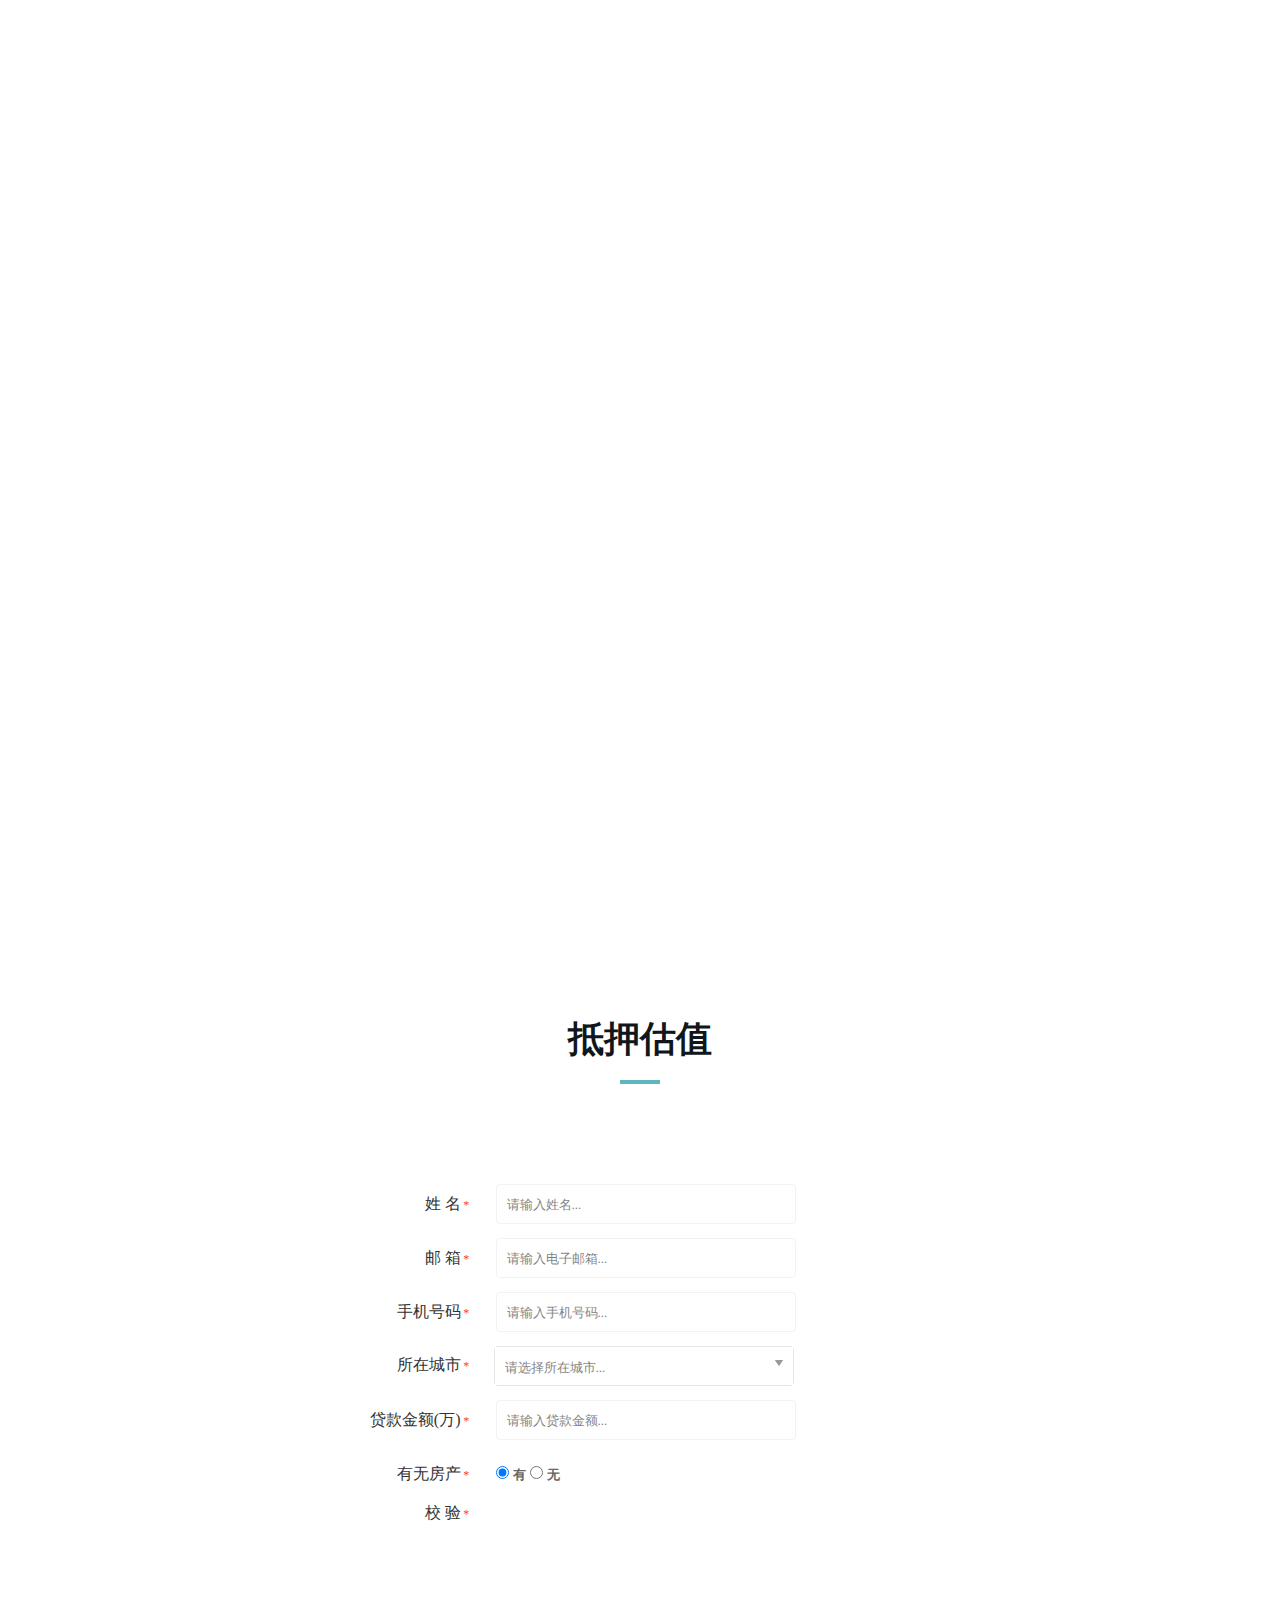
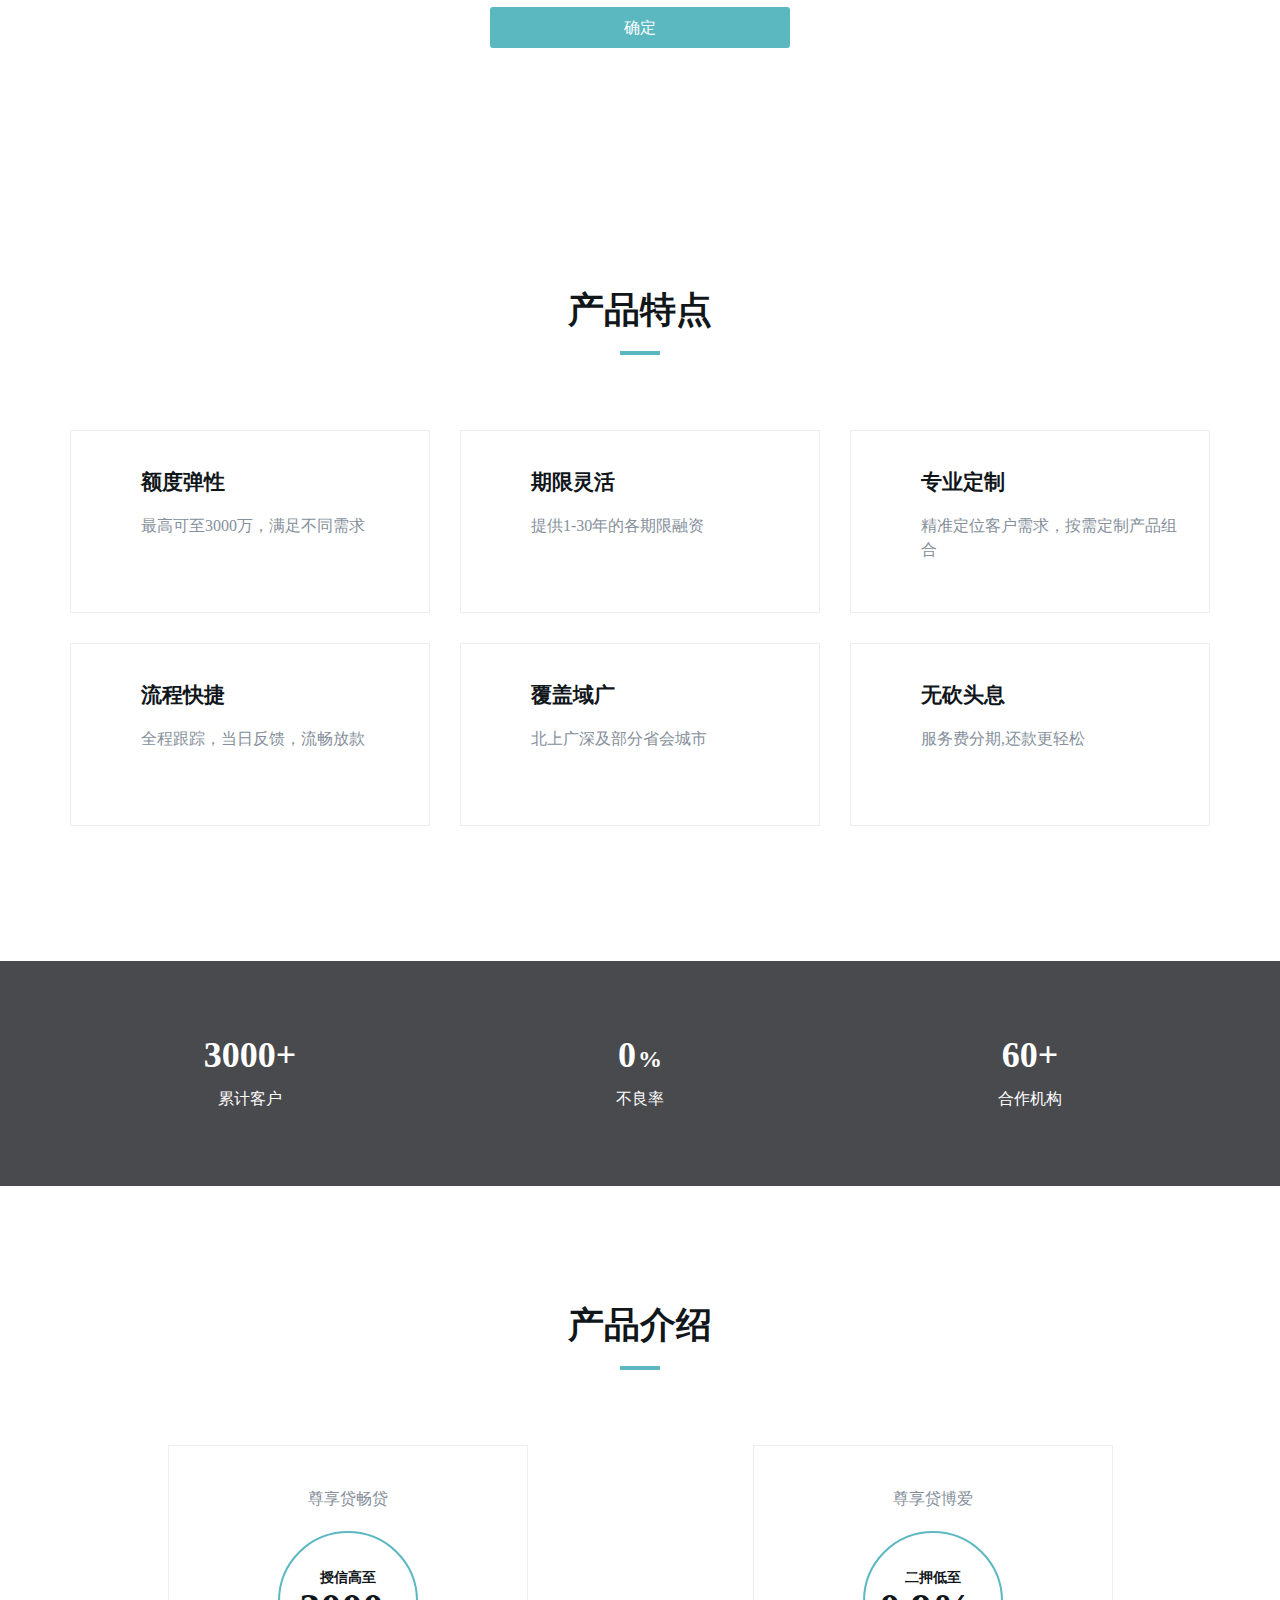
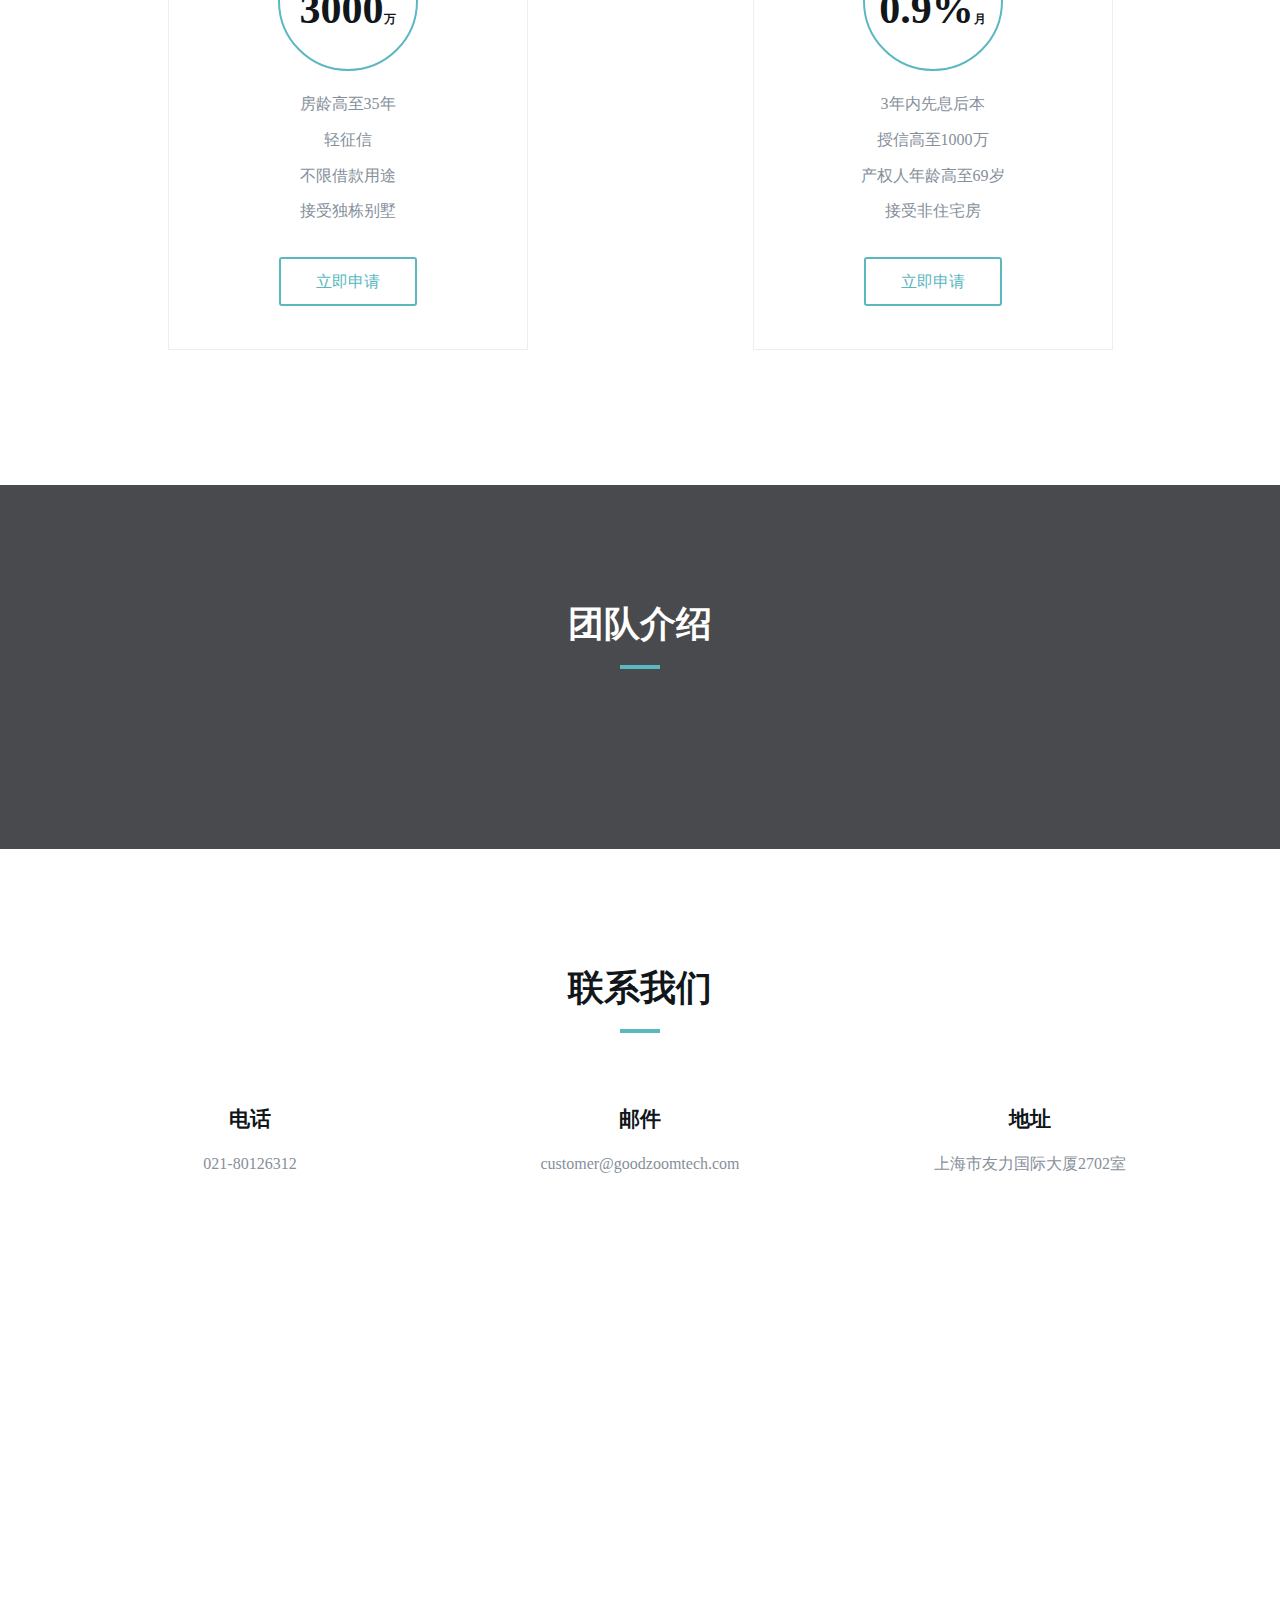
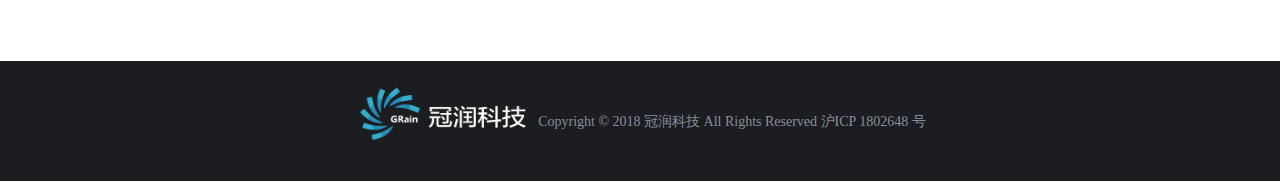
<file: grain-web/index.html>
<!DOCTYPE html>
<html lang="en">

<head>
  <meta charset="utf-8">
  <meta http-equiv="X-UA-Compatible"
        content="IE=edge">
  <meta name="viewport"
        content="width=device-width, initial-scale=1.0, minimum-scale=1.0, maximum-scale=1.0, user-scalable=no">
  <!-- The above 3 meta tags *must* come first in the head; any other head content must come *after* these tags -->
  <link rel="shortcut icon"
        type="image/x-icon"
        href="favicon.ico" />
  <title>冠润科技</title>
  <!-- Google font -->
  <!--<link href="https://fonts.googleapis.com/css?family=Montserrat:400,700%7CVarela+Round" rel="stylesheet">-->
  <!-- Bootstrap -->
  <link type="text/css"
        rel="stylesheet"
        href="css/bootstrap.min.css" />
  <!-- Owl Carousel -->
  <link type="text/css"
        rel="stylesheet"
        href="css/owl.carousel.css" />
  <link type="text/css"
        rel="stylesheet"
        href="css/owl.theme.default.css" />
  <!-- Magnific Popup -->
  <link type="text/css"
        rel="stylesheet"
        href="css/magnific-popup.css" />
  <!-- Font Awesome Icon -->
  <link href="https://lib.baomitu.com/font-awesome/4.6.0/css/font-awesome.css"
        rel="stylesheet">
  <!-- Custom stlylesheet -->
  <link type="text/css"
        rel="stylesheet"
        href="css/style.css" />
  <link href="https://lib.baomitu.com/animate.css/3.5.2/animate.css"
        rel="stylesheet">
  <link rel="stylesheet"
        type="text/css"
        href="plugins/verify/css/verify.css">
  <link rel="stylesheet"
        type="text/css"
        href="plugins/select/css/selectFilter.css">
  <link rel="stylesheet"
        type="text/css"
        href="plugins/icheck/skins/minimal/blue.css">
  <style>
    /*------------------------------------*\
						Preloader
		\*------------------------------------*/

		#preloader {
			position: fixed;
			left: 0;
			top: 0;
			bottom: 0;
			right: 0;
			background-color: #FFF;
			z-index: 99999;
		}

		.preloader {
			position: absolute;
			left: 50%;
			top: 50%;
			-webkit-transform: translate(-50%, -50%);
			-ms-transform: translate(-50%, -50%);
			transform: translate(-50%, -50%);
		}
		.preloader span {
			display: inline-block;
			/*background-color: #6195FF;*/
			background-color: #5bb8c1;
			width: 25px;
			height: 25px;
			-webkit-animation: 1s preload ease-in-out infinite;
			animation: preload 1s ease-in-out infinite;
			-webkit-transform: scale(0);
			-ms-transform: scale(0);
			transform: scale(0);
			border-radius:50%;
		}

		.preloader span:nth-child(1) {
			-webkit-animation-delay: 0s;
			animation-delay: 0s;
		}

		.preloader span:nth-child(2) {
			-webkit-animation-delay: 0.1s;
			animation-delay: 0.1s;
		}

		.preloader span:nth-child(3) {
			-webkit-animation-delay: 0.15s;
			animation-delay: 0.15s;
		}

		.preloader span:nth-child(4) {
			-webkit-animation-delay: 0.2s;
			animation-delay: 0.2s;
		}

		@-webkit-keyframes preload {
			0% {
				-webkit-transform:scale(0);
				transform:scale(0);
			}
			50% {
				-webkit-transform:scale(1);
				transform:scale(1);
			}
			100% {
				-webkit-transform:scale(0);
				transform:scale(0);
			}
		}

		@keyframes preload {
			0% {
				-webkit-transform:scale(0);
				transform:scale(0);
			}
			50% {
				-webkit-transform:scale(1);
				transform:scale(1);
			}
			100% {
				-webkit-transform:scale(0);
				transform:scale(0);
			}
		}

	</style>
  <!-- HTML5 shim and Respond.js for IE8 support of HTML5 elements and media queries -->
  <!-- WARNING: Respond.js doesn't work if you view the page via file:// -->
  <!--[if lt IE 9]>
	<script src="https://lib.baomitu.com/html5shiv/3.7.3/html5shiv.min.js"></script>
	<script src="https://lib.baomitu.com/respond.js/1.4.2/respond.min.js"></script>
	<![endif]-->
  <script src="https://api.map.baidu.com/api?v=2.0&ak=2798f1dc3c1058ff165073feaf12dfd5&s=1"></script>
</head>

<body>
  <!-- Preloader -->
  <div id="preloader">
    <div class="preloader">
      <span></span>
      <span></span>
      <span></span>
      <span></span>
    </div>
  </div>
  <!-- /Preloader -->
  <!-- Header -->
  <header id="home">
    <!-- Background Image -->
    <!--<div class="bg-img" style="background-image: url('./img/background1.jpg');">-->
    <!--<div class="overlay"></div>-->
    <!--</div>-->
    <div class="bg-img"
         style="background-image: url('./img/banner1.jpg');">
      <div class="overlay"></div>
    </div>
    <!-- /Background Image -->
    <!-- Nav -->
    <nav id="nav"
         class="navbar nav-transparent">
      <div class="container">
        <div class="row">
          <div class="col-md-12">
            <div class="navbar-header">
              <!-- Logo -->
              <div class="navbar-brand">
                <a href="index.html">
                  <img class="logo"
                       src="img/logo-gr-black.png"
                       alt="logo">
                  <img class="logo-alt"
                       src="img/logo-gr-white.png"
                       alt="logo">
                </a>
              </div>
              <!-- /Logo -->
              <!-- Collapse nav button -->
              <div class="nav-collapse">
                <span></span>
              </div>
              <!-- /Collapse nav button -->
            </div>
            <!--  Main navigation  -->
            <ul class="main-nav nav navbar-nav navbar-right">
              <li><a href="#home">首页</a></li>
              <!--<li><a href="#portfolio">Portfolio</a></li>-->
              <li><a href="#query">抵押估值</a></li>
              <li><a href="#service">产品特点</a></li>
              <!--<li><a href="#features">我们的优势</a></li>-->
              <li><a href="#pricing">产品介绍</a></li>
              <li><a href="#testimonial">团队介绍</a></li>
              <!--<li class="has-dropdown"><a href="#blog">Blog</a>-->
              <!--<ul class="dropdown">-->
              <!--<li><a href="blog-single.html">blog post</a></li>-->
              <!--</ul>-->
              <!--</li>-->
              <!--<li><a href="#about">关于我们</a></li>-->
              <li><a href="#contact">联系我们</a></li>
            </ul>
            <!-- /Main navigation -->
          </div>
        </div>
      </div>
    </nav>
    <!-- /Nav -->
    <!-- home wrapper -->
    <div class="home-wrapper">
      <div class="container">
        <div class="row">
          <!-- home content -->
          <div class="col-md-10 col-md-offset-1">
            <div class="home-content">
              <h1 class="white-text hidden"
                  id="slogan"> 让借钱<em style="display:inline-block!important;color:#fff;font-size:2em;"
                    class="no-visible"
                    id="slogan-em">没那么难</em></h1>
              <div class="hidden"
                   id="slogan-adv">
                <p class="white-text">
                  <span class="slogan-advantage-item">最长可贷 <i>30</i> 年</span>
                  <span class="slogan-advantage-item">额度高至 <i>3000</i> 万</span>
                  <span class="slogan-advantage-item">无砍头息</span>
                </p>
                <a class="white-btn slogan-link"
                   href="#query">抵押估值</a>
                <a class="main-btn slogan-link"
                   href="#pricing">产品介绍</a>
              </div>
            </div>
          </div>
          <!-- /home content -->
        </div>
      </div>
    </div>
    <!-- /home wrapper -->
  </header>
  <!-- /Header -->
  <!-- 贷款查询 -->
  <div id="query"
       class="section md-padding">
    <!-- Container -->
    <div class="container">
      <!-- Row -->
      <div class="row">
        <!-- Section-header -->
        <div class="section-header text-center">
          <h2 class="title">抵押估值</h2>
        </div>
        <!-- /Section-header -->
        <!-- contact form -->
        <div class="col-md-12 text-center">
          <form class="contact-form"
                id="apply-form">
            <div class="contact-form-item clearfix">
              <div class="contact-form-item-title"> 姓 名 <span class="required-item">*</span>
              </div>
              <div class="contact-form-item-content">
                <input type="text"
                       class="input"
                       placeholder="请输入姓名..."
                       id="proposer"> <br>
              </div>
            </div>
            <div class="contact-form-item clearfix">
              <div class="contact-form-item-title"> 邮 箱 <span class="required-item">*</span>
              </div>
              <div class="contact-form-item-content">
                <input type="text"
                       class="input"
                       placeholder="请输入电子邮箱..."
                       id="email"> <br>
              </div>
            </div>
            <div class="contact-form-item clearfix">
              <div class="contact-form-item-title"> 手机号码 <span class="required-item">*</span>
              </div>
              <div class="contact-form-item-content">
                <input type="text"
                       class="input"
                       placeholder="请输入手机号码..."
                       id="tel"> <br>
              </div>
            </div>
            <div class="contact-form-item clearfix incity">
              <div class="contact-form-item-title"> 所在城市 <span class="required-item">*</span>
              </div>
              <div class="contact-form-item-content">
                <div class="filter-box">
                  <div class="filter-text">
                    <input class="filter-title"
                           type="text"
                           readonly
                           placeholder="请选择所在城市..."
                           id="incity" />
                    <i class="icon icon-filter-arrow"></i>
                  </div>
                  <select name="filter"
                          id="filter-list">
                  </select>
                </div>
              </div>
            </div>
            <div class="contact-form-item clearfix">
              <div class="contact-form-item-title"> 贷款金额(万) <span class="required-item">*</span>
              </div>
              <div class="contact-form-item-content">
                <input type="text"
                       class="input"
                       placeholder="请输入贷款金额..."
                       id="loanamount"> <br>
              </div>
            </div>
            <div class="contact-form-item clearfix">
              <div class="contact-form-item-title"> 有无房产 <span class="required-item">*</span>
              </div>
              <div class="contact-form-item-content">
                <input tabindex="3"
                       type="radio"
                       id="icheck-yes"
                       name="ishouseproperty"
                       class="choice-for-house"
                       checked
                       value="0">
                <label for="icheck-yes"
                       style="font-size: 13px;color: #666;">有</label>
                <input tabindex="3"
                       type="radio"
                       id="icheck-no"
                       name="ishouseproperty"
                       class="choice-for-house"
                       value="1">
                <label for="icheck-no"
                       style="font-size: 13px;color: #666;">无</label>
              </div>
            </div>
            <div class="contact-form-item clearfix check">
              <div class="contact-form-item-title"> 校 验 <span class="required-item">*</span>
              </div>
              <div class="contact-form-item-content clearfix">
                <div id="verify">
                </div>
              </div>
            </div>
            <div class="text-center">
              <button class="main-btn"
                      type="button"
                      id="apply">确定</button>
            </div>
          </form>
        </div>
        <!-- /contact form -->
      </div>
      <!-- /Row -->
    </div>
    <!-- /Container -->
  </div>
  <!-- /联系我们 -->
  <!-- Service -->
  <div id="service"
       class="section md-padding">
    <!-- Container -->
    <div class="container">
      <!-- Row -->
      <div class="row">
        <!-- Section header -->
        <div class="section-header text-center">
          <h2 class="title">产品特点</h2>
        </div>
        <!-- /Section header -->
        <!-- service -->
        <div class="col-md-4 col-sm-6">
          <div class="service">
            <i class="fa fa-credit-card"></i>
            <h3>额度弹性</h3>
            <p>最高可至3000万，满足不同需求</p>
          </div>
        </div>
        <!-- /service -->
        <!-- service -->
        <div class="col-md-4 col-sm-6">
          <div class="service">
            <i class="fa fa-calendar-check-o"></i>
            <h3>期限灵活</h3>
            <p>提供1-30年的各期限融资</p>
          </div>
        </div>
        <!-- /service -->
        <!-- service -->
        <div class="col-md-4 col-sm-6">
          <div class="service">
            <i class="fa  fa-diamond"></i>
            <h3>专业定制</h3>
            <p>精准定位客户需求，按需定制产品组合</p>
          </div>
        </div>
        <!-- /service -->
        <!-- service -->
        <div class="col-md-4 col-sm-6">
          <div class="service">
            <i class="fa fa-flash "></i>
            <h3>流程快捷</h3>
            <p>全程跟踪，当日反馈，流畅放款</p>
          </div>
        </div>
        <!-- /service -->
        <!-- service -->
        <div class="col-md-4 col-sm-6">
          <div class="service">
            <i class="fa fa-globe"></i>
            <h3>覆盖域广</h3>
            <p>北上广深及部分省会城市</p>
          </div>
        </div>
        <!-- /service -->
        <!-- service -->
        <div class="col-md-4 col-sm-6">
          <div class="service">
            <i class="fa fa-cny"></i>
            <h3>无砍头息</h3>
            <p>服务费分期,还款更轻松</p>
          </div>
        </div>
        <!-- /service -->
      </div>
      <!-- /Row -->
    </div>
    <!-- /Container -->
  </div>
  <!-- /Service -->
  <!-- Why Choose Us -->
  <!--<div id="features" class="section md-padding bg-grey">-->
  <!--&lt;!&ndash; Container &ndash;&gt;-->
  <!--<div class="container">-->
  <!--&lt;!&ndash; Row &ndash;&gt;-->
  <!--<div class="row">-->
  <!--&lt;!&ndash; why choose us content &ndash;&gt;-->
  <!--<div class="col-md-6">-->
  <!--<div class="section-header">-->
  <!--<h2 class="title">我们的优势</h2>-->
  <!--</div>-->
  <!--&lt;!&ndash;<p>Molestie at elementum eu facilisis sed odio. Scelerisque in dictum non consectetur a erat. Aliquam id diam maecenas ultricies mi eget mauris. Ultrices sagittis orci a scelerisque purus.</p>&ndash;&gt;-->
  <!--<div class="feature">-->
  <!--<i class="fa fa-check"></i>-->
  <!--<p>最高可至3000万，满足不同需求</p>-->
  <!--</div>-->
  <!--<div class="feature">-->
  <!--<i class="fa fa-check"></i>-->
  <!--<p>提供1-30年的各期限融资</p>-->
  <!--</div>-->
  <!--<div class="feature">-->
  <!--<i class="fa fa-check"></i>-->
  <!--<p>精准定位客户需求，按需定制产品组合</p>-->
  <!--</div>-->
  <!--<div class="feature">-->
  <!--<i class="fa fa-check"></i>-->
  <!--<p>全程跟踪，当日反馈，流畅放款</p>-->
  <!--</div>-->
  <!--<div class="feature">-->
  <!--<i class="fa fa-check"></i>-->
  <!--<p>覆盖北上广深及部分省会城市</p>-->
  <!--</div>-->
  <!--<div class="feature">-->
  <!--<i class="fa fa-check"></i>-->
  <!--<p>待更新</p>-->
  <!--</div>-->
  <!--</div>-->
  <!--&lt;!&ndash; /why choose us content &ndash;&gt;-->
  <!--&lt;!&ndash; About slider &ndash;&gt;-->
  <!--<div class="col-md-6">-->
  <!--<div id="about-slider" class="owl-carousel owl-theme">-->
  <!--<img class="img-responsive" src="./img/about1.jpg" alt="">-->
  <!--<img class="img-responsive" src="./img/about2.jpg" alt="">-->
  <!--<img class="img-responsive" src="./img/about1.jpg" alt="">-->
  <!--<img class="img-responsive" src="./img/about2.jpg" alt="">-->
  <!--</div>-->
  <!--</div>-->
  <!--&lt;!&ndash; /About slider &ndash;&gt;-->
  <!--</div>-->
  <!--&lt;!&ndash; /Row &ndash;&gt;-->
  <!--</div>-->
  <!--&lt;!&ndash; /Container &ndash;&gt;-->
  <!--</div>-->
  <!-- /Why Choose Us -->
  <!-- Numbers -->
  <div id="numbers"
       class="section sm-padding">
    <!-- Background Image -->
    <div class="bg-img"
         style="background-image: url('./img/background2.jpg');">
      <div class="overlay"></div>
    </div>
    <!-- /Background Image -->
    <!-- Container -->
    <div class="container">
      <!-- Row -->
      <div class="row">
        <!-- number -->
        <div class="col-sm-4 col-xs-12">
          <div class="number">
            <i class="fa fa-users"></i>
            <h3 class="white-text"><span class="counter">3000+</span></h3>
            <span class="white-text">累计客户</span>
          </div>
        </div>
        <!-- /number -->
        <!-- number -->
        <div class="col-sm-4 col-xs-12">
          <div class="number">
            <i class="fa fa-trophy"></i>
            <h3 class="white-text"><span class="counter">0<span style="font-size: 24px;padding-left: 2px;">%</span>
              </span></h3>
            <span class="white-text">不良率</span>
          </div>
        </div>
        <!-- /number -->
        <!-- number -->
        <div class="col-sm-4 col-xs-12">
          <div class="number">
            <i class="fa fa-coffee"></i>
            <h3 class="white-text"><span class="counter">60+</span></h3>
            <span class="white-text">合作机构</span>
          </div>
        </div>
        <!-- /number -->
        <!-- number -->
        <!--<div class="col-sm-3 col-xs-6">-->
        <!--<div class="number">-->
        <!--<i class="fa fa-file"></i>-->
        <!--<h3 class="white-text"><span class="counter">45</span></h3>-->
        <!--<span class="white-text">Projects completed</span>-->
        <!--</div>-->
        <!--</div>-->
        <!-- /number -->
      </div>
      <!-- /Row -->
    </div>
    <!-- /Container -->
  </div>
  <!-- /Numbers -->
  <!-- 产品介绍 -->
  <div id="pricing"
       class="section md-padding">
    <!-- Container -->
    <div class="container">
      <!-- Row -->
      <div class="row">
        <!-- Section header -->
        <div class="section-header text-center">
          <h2 class="title">产品介绍</h2>
        </div>
        <!-- /Section header -->
        <!-- pricing -->
        <div class="col-sm-4 col-sm-offset-1">
          <div class="pricing">
            <div class="price-head">
              <span class="price-title">尊享贷畅贷</span>
              <div class="price">
                <h3><span class="duration">授信高至</span>3000<span style="font-size: 12px;">万</span></h3>
              </div>
            </div>
            <ul class="price-content">
              <li>
                <p>房龄高至35年</p>
              </li>
              <li>
                <p>轻征信</p>
              </li>
              <li>
                <p>不限借款用途</p>
              </li>
              <li>
                <p>接受独栋别墅</p>
              </li>
            </ul>
            <div class="price-btn">
              <a class="outline-btn"
                 href="#query">立即申请</a>
            </div>
          </div>
        </div>
        <!-- /pricing -->
        <!-- pricing -->
        <div class="col-sm-4 col-sm-offset-2">
          <div class="pricing">
            <div class="price-head">
              <span class="price-title">尊享贷博爱</span>
              <div class="price">
                <h3><span class="duration">二押低至</span>0.9%<span style="font-size: 12px;">月</span></h3>
              </div>
            </div>
            <ul class="price-content">
              <li>
                <p>3年内先息后本</p>
              </li>
              <li>
                <p>授信高至1000万</p>
              </li>
              <li>
                <p>产权人年龄高至69岁</p>
              </li>
              <li>
                <p>接受非住宅房</p>
              </li>
            </ul>
            <div class="price-btn">
              <a class="outline-btn"
                 href="#query">立即申请</a>
            </div>
          </div>
        </div>
        <!-- /pricing -->
      </div>
      <!-- Row -->
    </div>
    <!-- /Container -->
  </div>
  <!-- /Pricing -->
  <!-- Testimonial -->
  <div id="testimonial"
       class="section md-padding">
    <!-- Background Image -->
    <div class="bg-img"
         style="background-image: url('./img/background3.jpg');">
      <div class="overlay"></div>
    </div>
    <!-- /Background Image -->
    <!-- Container -->
    <div class="container">
      <!-- Row -->
      <div class="row">
        <!-- Testimonial slider -->
        <div class="col-md-10 col-md-offset-1">
          <div class="section-header text-center">
            <h2 class="title"
                style="color: #fff;">团队介绍</h2>
          </div>
          <div id="testimonial-slider"
               class="owl-carousel owl-theme">
            <!-- testimonial -->
            <div class="testimonial">
              <div class="testimonial-meta">
                <!-- <img src="./img/lu.png"
                     alt=""> -->
                <span class="leader-info">
                  <h3 class="white-text">陆毅文</h3> <br>
                  <span>CEO</span>
                </span>
              </div>
              <p class="white-text">毕业于复旦大学国际金融系，先后担任民生银行、中信银行支行长，平安普惠SME销售管理部、产业金融产品部总经理，有多达20年的普惠金融领先平台的从业经历，具有丰富的中小微企业信贷业务和个人金融业务经验。</p>
            </div>
            <!-- /testimonial -->
            <!-- testimonial -->
            <div class="testimonial">
              <div class="testimonial-meta">
                <!-- <img src="./img/chen.png"
                     alt=""> -->
                <span class="leader-info">
                  <h3 class="white-text">陈昊</h3><br>
                  <span>COO</span>
                </span>
              </div>
              <p class="white-text">上海交通大学高金学院MBA，对多种金融工具以及金融产品的运营以及平台建设、股权投资并购具有丰富经验，涵盖领域包括供应链金融融资、资产组合产品、证券投资类产品及衍生品、车辆金融、房产抵押贷款。先后在光大资产、平安陆金所、TCL金控担任风控及产品类高管职务。</p>
            </div>
            <!-- /testimonial -->
          </div>
        </div>
        <!-- /Testimonial slider -->
      </div>
      <!-- /Row -->
    </div>
    <!-- /Container -->
  </div>
  <!-- /Testimonial -->
  <!-- 团队介绍 -->
  <!--<div id="team" class="section md-padding">-->
  <!--&lt;!&ndash; Container &ndash;&gt;-->
  <!--<div class="container">-->
  <!--&lt;!&ndash; Row &ndash;&gt;-->
  <!--<div class="row">-->
  <!--&lt;!&ndash; Section header &ndash;&gt;-->
  <!--<div class="section-header text-center">-->
  <!--<h2 class="title">团队介绍</h2>-->
  <!--</div>-->
  <!--&lt;!&ndash; /Section header &ndash;&gt;-->
  <!--&lt;!&ndash; team &ndash;&gt;-->
  <!--<div class="col-sm-4">-->
  <!--<div class="team">-->
  <!--<div class="team-img">-->
  <!--<img class="img-responsive" src="./img/team1.jpg" alt="">-->
  <!--<div class="overlay">-->
  <!--<div class="team-social">-->
  <!--<a href="#"><i class="fa fa-facebook"></i></a>-->
  <!--<a href="#"><i class="fa fa-google-plus"></i></a>-->
  <!--<a href="#"><i class="fa fa-twitter"></i></a>-->
  <!--</div>-->
  <!--</div>-->
  <!--</div>-->
  <!--<div class="team-content">-->
  <!--<h3>John Doe</h3>-->
  <!--<span>Web Designer</span>-->
  <!--</div>-->
  <!--</div>-->
  <!--</div>-->
  <!--&lt;!&ndash; /team &ndash;&gt;-->
  <!--&lt;!&ndash; team &ndash;&gt;-->
  <!--<div class="col-sm-4">-->
  <!--<div class="team">-->
  <!--<div class="team-img">-->
  <!--<img class="img-responsive" src="./img/team2.jpg" alt="">-->
  <!--<div class="overlay">-->
  <!--<div class="team-social">-->
  <!--<a href="#"><i class="fa fa-facebook"></i></a>-->
  <!--<a href="#"><i class="fa fa-google-plus"></i></a>-->
  <!--<a href="#"><i class="fa fa-twitter"></i></a>-->
  <!--</div>-->
  <!--</div>-->
  <!--</div>-->
  <!--<div class="team-content">-->
  <!--<h3>John Doe</h3>-->
  <!--<span>Web Designer</span>-->
  <!--</div>-->
  <!--</div>-->
  <!--</div>-->
  <!--&lt;!&ndash; /team &ndash;&gt;-->
  <!--&lt;!&ndash; team &ndash;&gt;-->
  <!--<div class="col-sm-4">-->
  <!--<div class="team">-->
  <!--<div class="team-img">-->
  <!--<img class="img-responsive" src="./img/team3.jpg" alt="">-->
  <!--<div class="overlay">-->
  <!--<div class="team-social">-->
  <!--<a href="#"><i class="fa fa-facebook"></i></a>-->
  <!--<a href="#"><i class="fa fa-google-plus"></i></a>-->
  <!--<a href="#"><i class="fa fa-twitter"></i></a>-->
  <!--</div>-->
  <!--</div>-->
  <!--</div>-->
  <!--<div class="team-content">-->
  <!--<h3>John Doe</h3>-->
  <!--<span>Web Designer</span>-->
  <!--</div>-->
  <!--</div>-->
  <!--</div>-->
  <!--&lt;!&ndash; /team &ndash;&gt;-->
  <!--</div>-->
  <!--&lt;!&ndash; /Row &ndash;&gt;-->
  <!--</div>-->
  <!--&lt;!&ndash; /Container &ndash;&gt;-->
  <!--</div>-->
  <!-- /Team -->
  <!-- 最新资讯 -->
  <!--<div id="blog" class="section md-padding bg-grey">-->
  <!--&lt;!&ndash; Container &ndash;&gt;-->
  <!--<div class="container">-->
  <!--&lt;!&ndash; Row &ndash;&gt;-->
  <!--<div class="row">-->
  <!--&lt;!&ndash; Section header &ndash;&gt;-->
  <!--<div class="section-header text-center">-->
  <!--<h2 class="title">最新资讯</h2>-->
  <!--</div>-->
  <!--&lt;!&ndash; /Section header &ndash;&gt;-->
  <!--&lt;!&ndash; blog &ndash;&gt;-->
  <!--<div class="col-md-4">-->
  <!--<div class="blog">-->
  <!--<div class="blog-img">-->
  <!--<img class="img-responsive" src="./img/blog1.jpg" alt="">-->
  <!--</div>-->
  <!--<div class="blog-content">-->
  <!--<ul class="blog-meta">-->
  <!--<li><i class="fa fa-user"></i>John doe</li>-->
  <!--<li><i class="fa fa-clock-o"></i>18 Oct</li>-->
  <!--<li><i class="fa fa-comments"></i>57</li>-->
  <!--</ul>-->
  <!--<h3>Molestie at elementum eu facilisis sed odio</h3>-->
  <!--<p>Nec feugiat nisl pretium fusce id velit ut tortor pretium. Nisl purus in mollis nunc sed. Nunc non blandit massa enim nec.</p>-->
  <!--<a href="blog-single.html">Read more</a>-->
  <!--</div>-->
  <!--</div>-->
  <!--</div>-->
  <!--&lt;!&ndash; /blog &ndash;&gt;-->
  <!--&lt;!&ndash; blog &ndash;&gt;-->
  <!--<div class="col-md-4">-->
  <!--<div class="blog">-->
  <!--<div class="blog-img">-->
  <!--<img class="img-responsive" src="./img/blog2.jpg" alt="">-->
  <!--</div>-->
  <!--<div class="blog-content">-->
  <!--<ul class="blog-meta">-->
  <!--<li><i class="fa fa-user"></i>John doe</li>-->
  <!--<li><i class="fa fa-clock-o"></i>18 Oct</li>-->
  <!--<li><i class="fa fa-comments"></i>57</li>-->
  <!--</ul>-->
  <!--<h3>Molestie at elementum eu facilisis sed odio</h3>-->
  <!--<p>Nec feugiat nisl pretium fusce id velit ut tortor pretium. Nisl purus in mollis nunc sed. Nunc non blandit massa enim nec.</p>-->
  <!--<a href="blog-single.html">Read more</a>-->
  <!--</div>-->
  <!--</div>-->
  <!--</div>-->
  <!--&lt;!&ndash; /blog &ndash;&gt;-->
  <!--&lt;!&ndash; blog &ndash;&gt;-->
  <!--<div class="col-md-4">-->
  <!--<div class="blog">-->
  <!--<div class="blog-img">-->
  <!--<img class="img-responsive"  src="./img/blog3.jpg" alt="">-->
  <!--</div>-->
  <!--<div class="blog-content">-->
  <!--<ul class="blog-meta">-->
  <!--<li><i class="fa fa-user"></i>John doe</li>-->
  <!--<li><i class="fa fa-clock-o"></i>18 Oct</li>-->
  <!--<li><i class="fa fa-comments"></i>57</li>-->
  <!--</ul>-->
  <!--<h3>Molestie at elementum eu facilisis sed odio</h3>-->
  <!--<p>Nec feugiat nisl pretium fusce id velit ut tortor pretium. Nisl purus in mollis nunc sed. Nunc non blandit massa enim nec.</p>-->
  <!--<a href="blog-single.html">Read more</a>-->
  <!--</div>-->
  <!--</div>-->
  <!--</div>-->
  <!--&lt;!&ndash; /blog &ndash;&gt;-->
  <!--</div>-->
  <!--&lt;!&ndash; /Row &ndash;&gt;-->
  <!--</div>-->
  <!--&lt;!&ndash; /Container &ndash;&gt;-->
  <!--</div>-->
  <!-- /Blog -->
  <!-- 关于我们 -->
  <!--<div id="about" class="section md-padding">-->
  <!--&lt;!&ndash; Container &ndash;&gt;-->
  <!--<div class="container">-->
  <!--<div class="row">-->
  <!--&lt;!&ndash; Section header &ndash;&gt;-->
  <!--<div class="section-header text-center">-->
  <!--<h2 class="title">关于我们</h2>-->
  <!--</div>-->
  <!--&lt;!&ndash; /Section header &ndash;&gt;-->
  <!--&lt;!&ndash; about &ndash;&gt;-->
  <!--<div class="col-md-4">-->
  <!--<div class="about">-->
  <!--<i class="fa fa-cogs"></i>-->
  <!--<h3>Fully Customizible</h3>-->
  <!--<p>Maecenas tempus tellus eget condimentum rhoncus sem quam semper libero sit amet.</p>-->
  <!--<a href="#">Read more</a>-->
  <!--</div>-->
  <!--</div>-->
  <!--&lt;!&ndash; /about &ndash;&gt;-->
  <!--&lt;!&ndash; about &ndash;&gt;-->
  <!--<div class="col-md-4">-->
  <!--<div class="about">-->
  <!--<i class="fa fa-magic"></i>-->
  <!--<h3>Awesome Features</h3>-->
  <!--<p>Maecenas tempus tellus eget condimentum rhoncus sem quam semper libero sit amet.</p>-->
  <!--<a href="#">Read more</a>-->
  <!--</div>-->
  <!--</div>-->
  <!--&lt;!&ndash; /about &ndash;&gt;-->
  <!--&lt;!&ndash; about &ndash;&gt;-->
  <!--<div class="col-md-4">-->
  <!--<div class="about">-->
  <!--<i class="fa fa-mobile"></i>-->
  <!--<h3>Fully Responsive</h3>-->
  <!--<p>Maecenas tempus tellus eget condimentum rhoncus sem quam semper libero sit amet.</p>-->
  <!--<a href="#">Read more</a>-->
  <!--</div>-->
  <!--</div>-->
  <!--&lt;!&ndash; /about &ndash;&gt;-->
  <!--</div>-->
  <!--</div>-->
  <!--&lt;!&ndash; /关于我们 &ndash;&gt;-->
  <!--</div>-->
  <!-- /About -->
  <!-- 联系我们 -->
  <div id="contact"
       class="section md-padding"
       style="padding-bottom: 40px;">
    <!-- Container -->
    <div class="container">
      <!-- Row -->
      <div class="row">
        <!-- Section-header -->
        <div class="section-header text-center">
          <h2 class="title">联系我们</h2>
        </div>
        <!-- /Section-header -->
        <!-- contact -->
        <div class="col-sm-4">
          <div class="contact">
            <i class="fa fa-phone"></i>
            <h3>电话</h3>
            <p>021-80126312</p>
          </div>
        </div>
        <!-- /contact -->
        <!-- contact -->
        <div class="col-sm-4">
          <div class="contact">
            <i class="fa fa-envelope"></i>
            <h3>邮件</h3>
            <p><a href="mailto:customer@goodzoomtech.com"
                 style="color: #868F9B;">customer@goodzoomtech.com</a></p>
          </div>
        </div>
        <!-- /contact -->
        <!-- contact -->
        <div class="col-sm-4">
          <div class="contact">
            <i class="fa fa-map-marker"></i>
            <h3>地址</h3>
            <p>上海市友力国际大厦2702室 </p>
          </div>
        </div>
        <!-- /contact -->
        <div class="col-md-12"
             id="map">
        </div>
      </div>
      <!-- /Row -->
    </div>
    <!-- /Container -->
  </div>
  <!-- /联系我们 -->
  <!-- Footer -->
  <footer id="footer"
          class="bg-dark text-center">
    <!-- Container -->
    <div class="container">
      <!-- Row -->
      <div class="row">
        <div class="col-md-12">
          <a href="index.html"
             style="display: inline-block;"><img style="position: relative;top:-10px;"
                 src="img/logo-gr-white.png"
                 alt="logo"
                 width="180"
                 height="60"></a>
          <!-- footer copyright -->
          <div class="footer-copyright">
            <p>Copyright © 2018 冠润科技 All Rights Reserved <a class="foot-icp-link"
                 href="http://www.miitbeian.gov.cn/">沪ICP 1802648 号</a></p>
          </div>
          <!-- /footer copyright -->
        </div>
      </div>
      <!-- /Row -->
    </div>
    <!-- /Container -->
  </footer>
  <!-- /Footer -->
  <!-- Back to top -->
  <div id="back-to-top"></div>
  <!-- /Back to top -->
  <!-- jQuery Plugins -->
  <script src="https://lib.baomitu.com/jquery/1.10.2/jquery.min.js"></script>
  <script src="js/bootstrap.min.js"></script>
  <script src="js/owl.carousel.min.js"></script>
  <script src="js/jquery.magnific-popup.js"></script>
  <script src="plugins/verify/js/verify.js"></script>
  <script src="plugins/select/js/selectFilter.js"></script>
  <script src="plugins/icheck/icheck.js"></script>
  <script src="js/main.js"></script>
  <script src="https://lib.baomitu.com/layer/3.1.1/layer.js"></script>
</body>

</html>
</file>
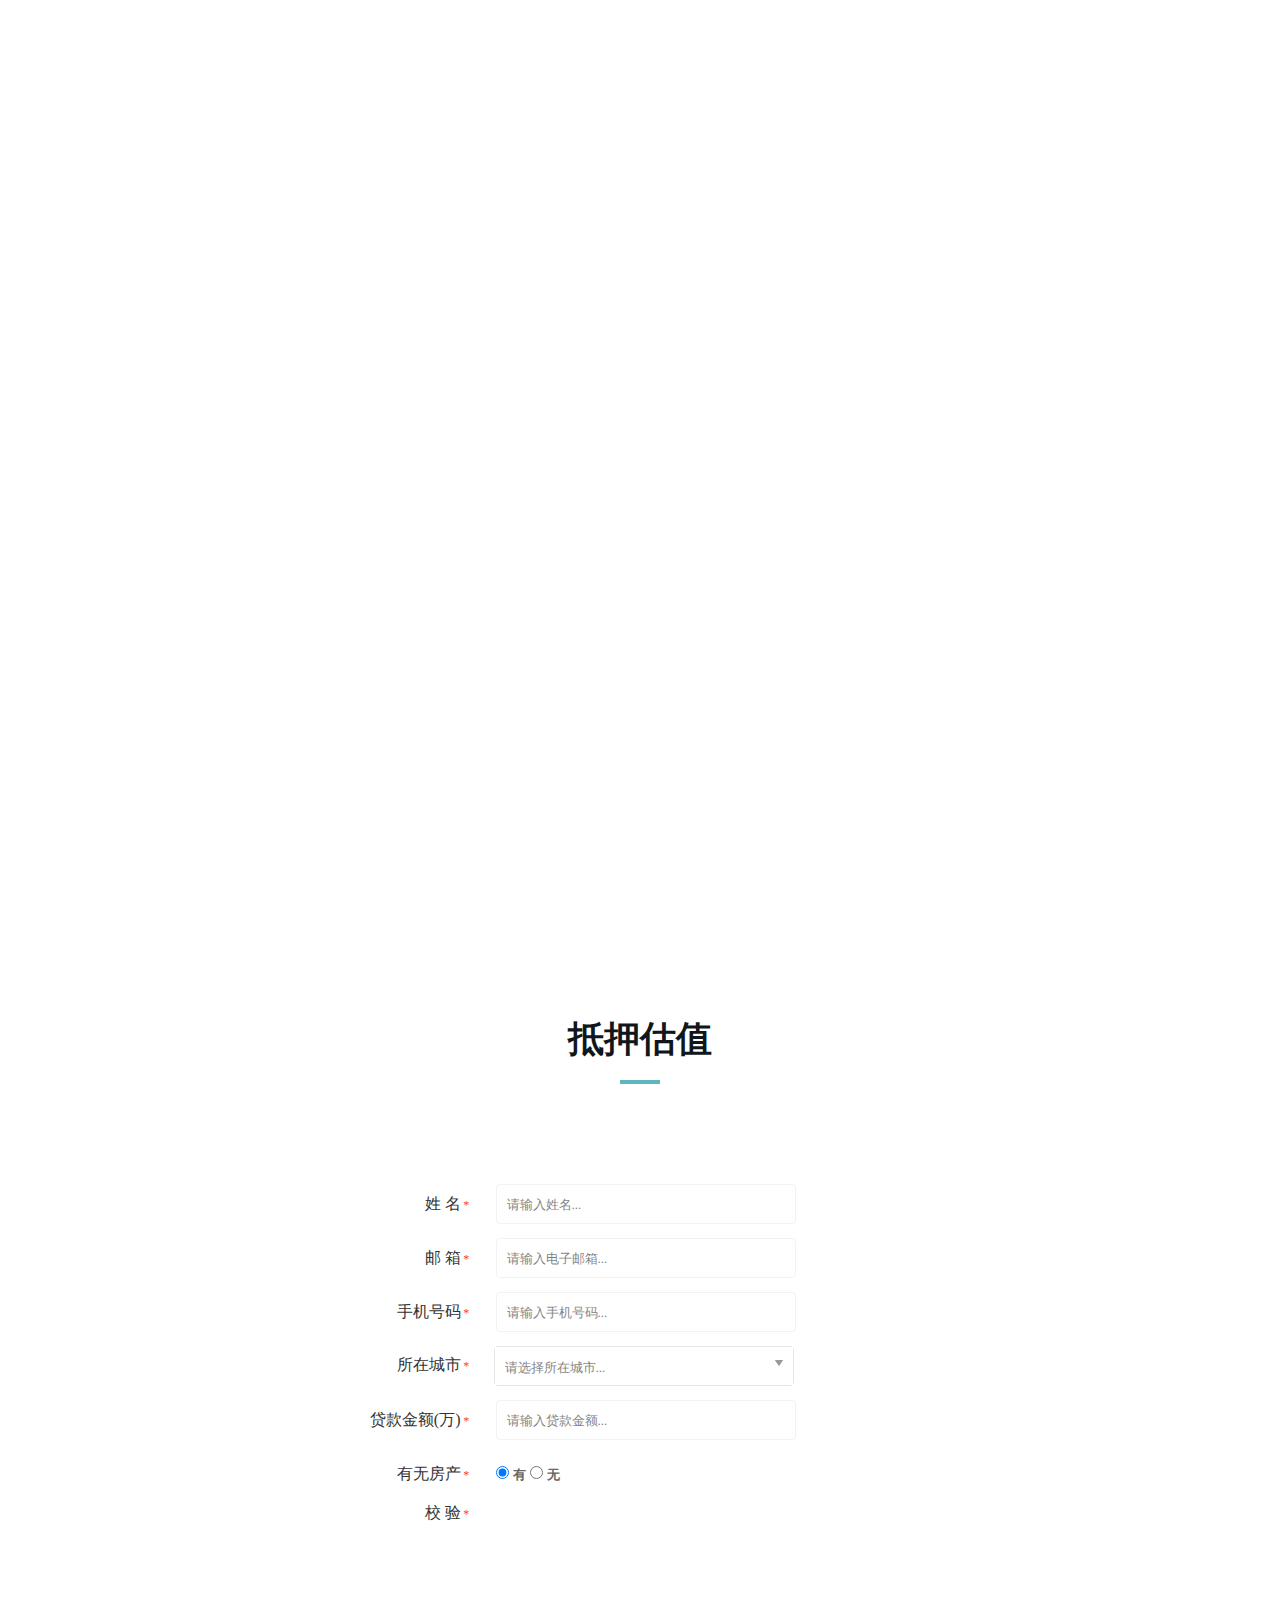
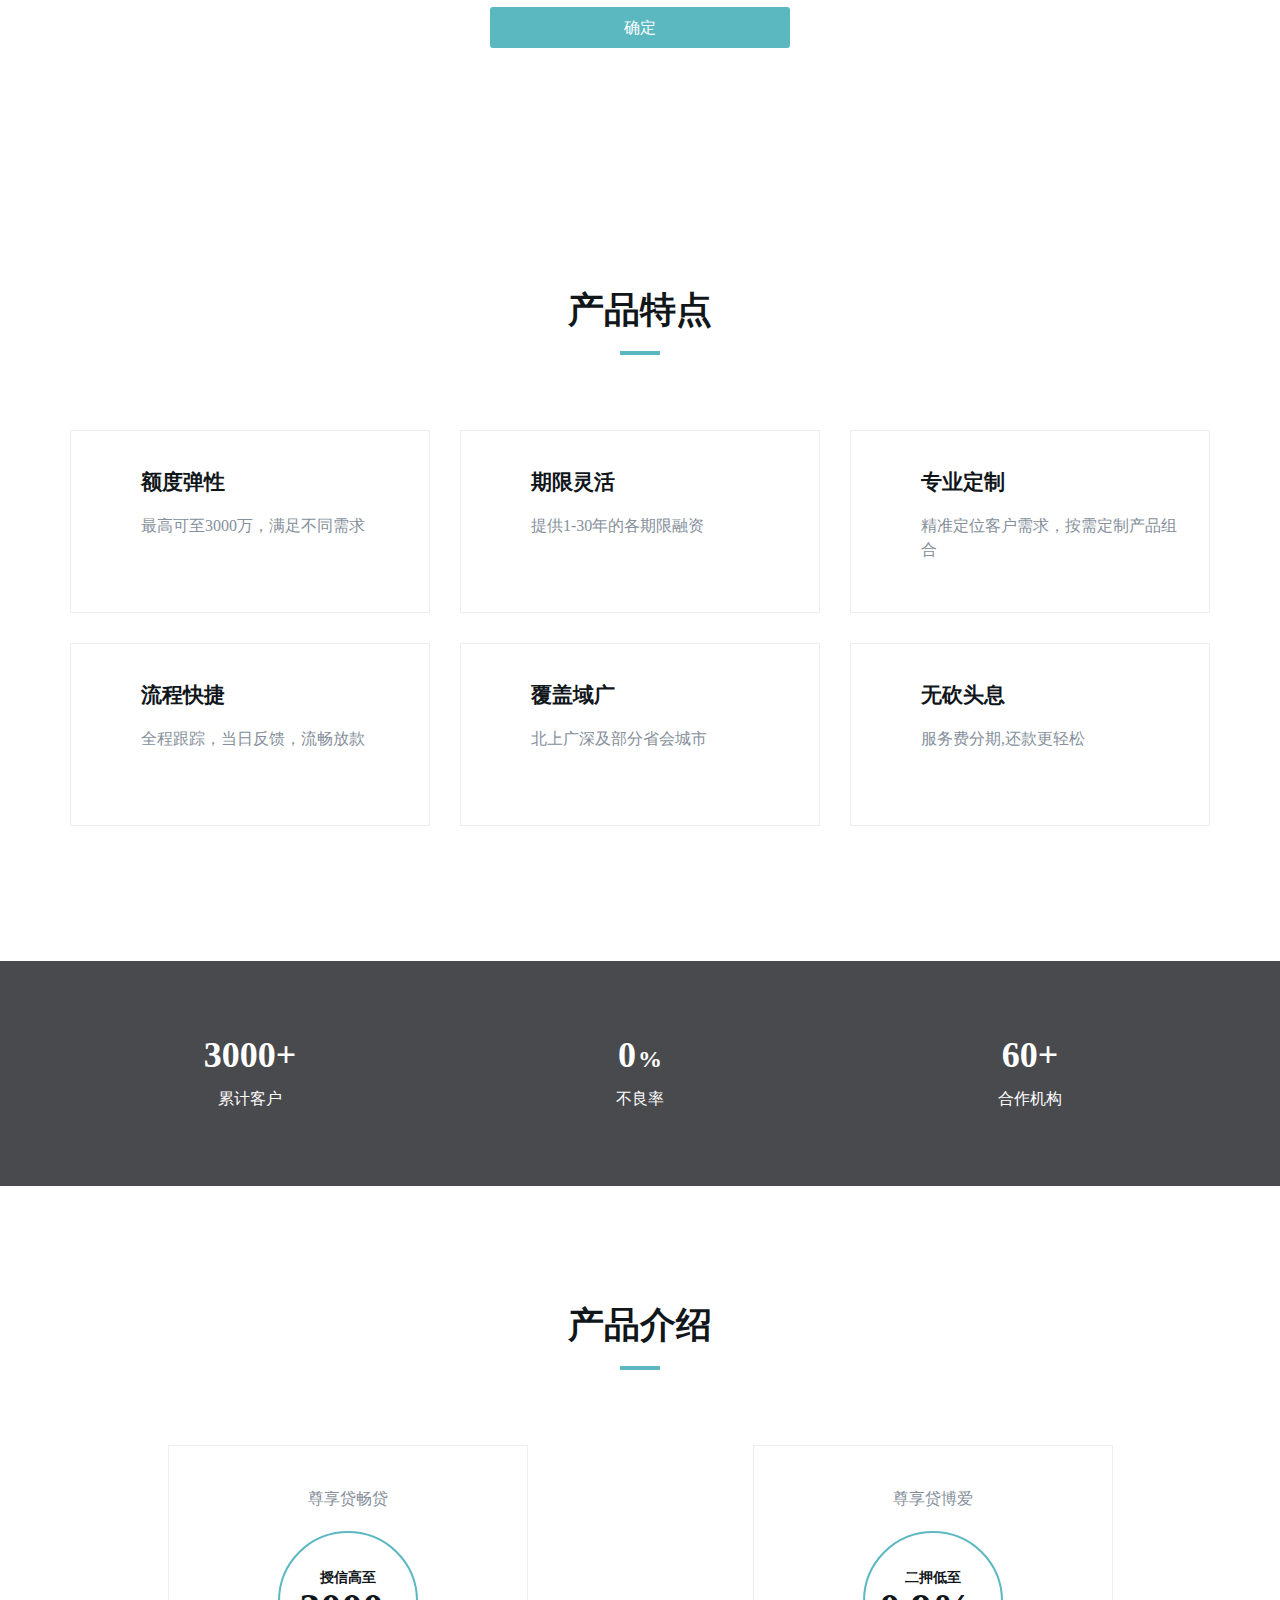
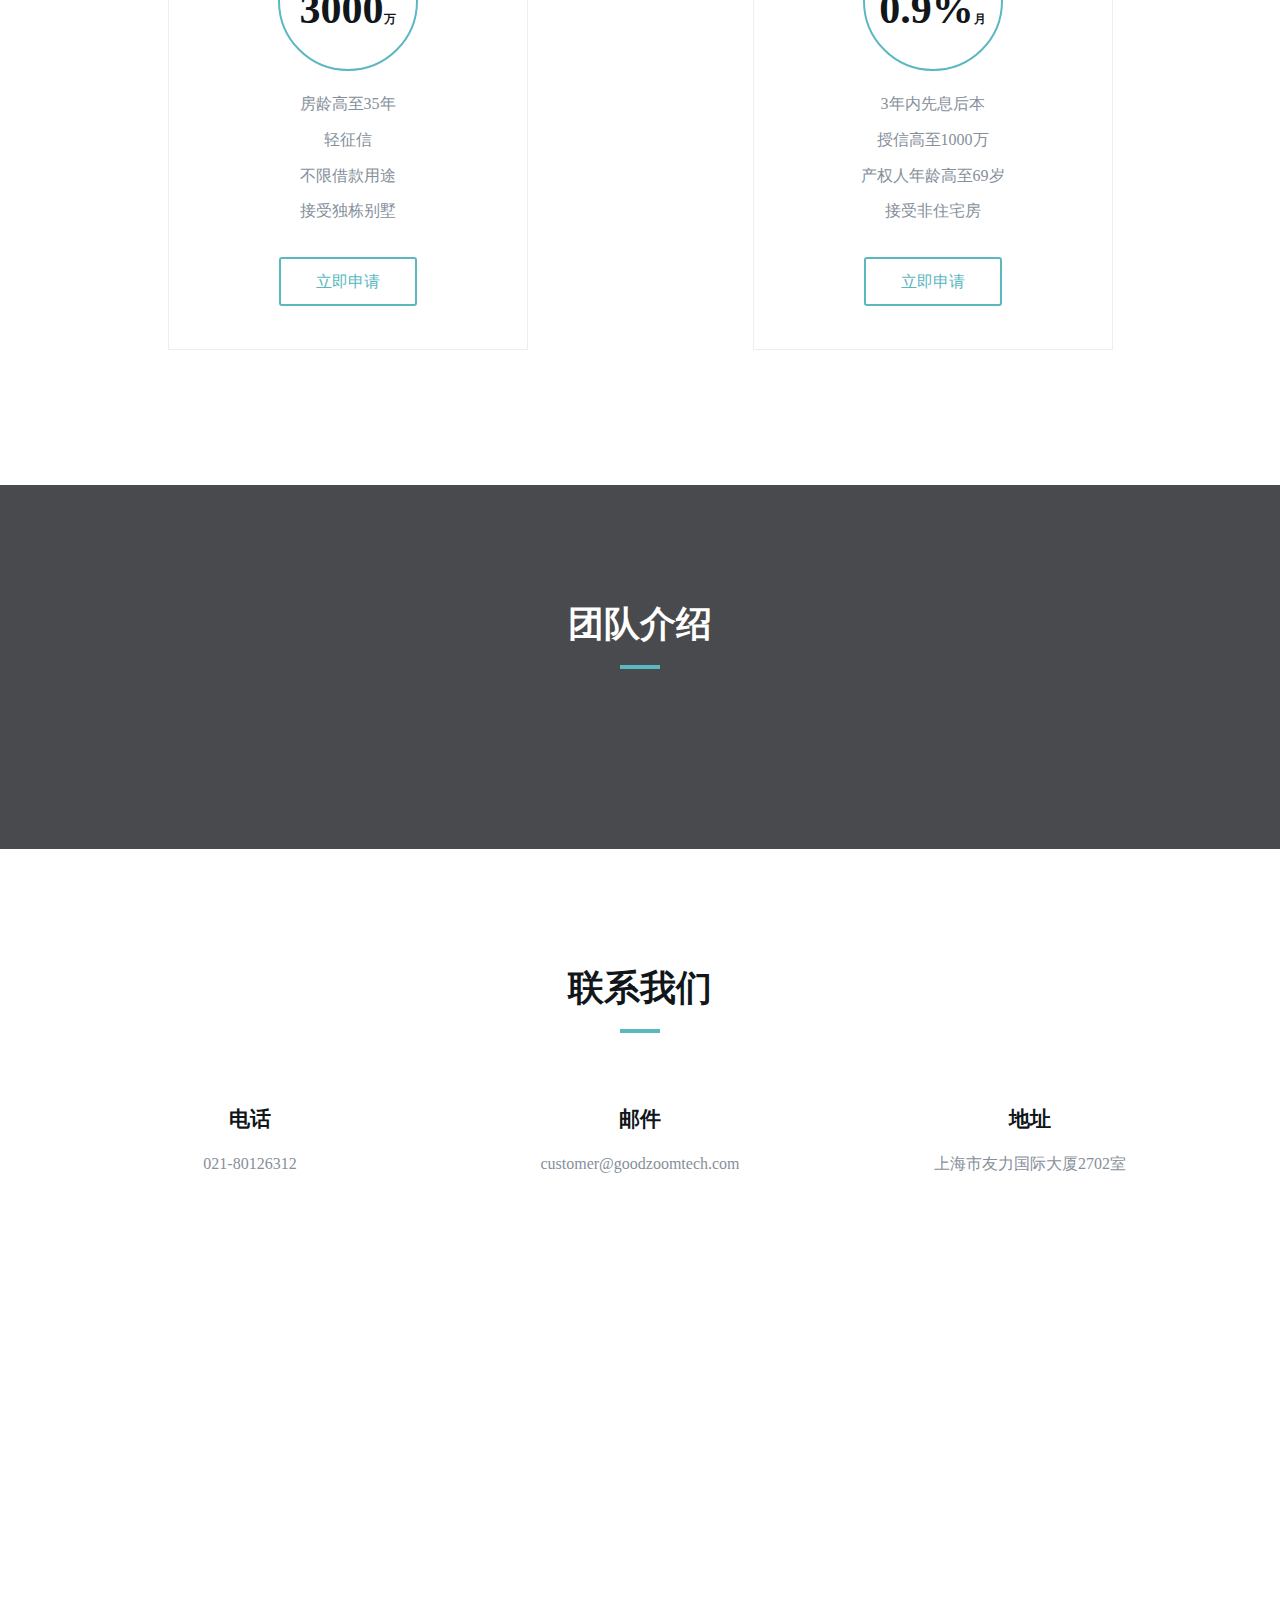
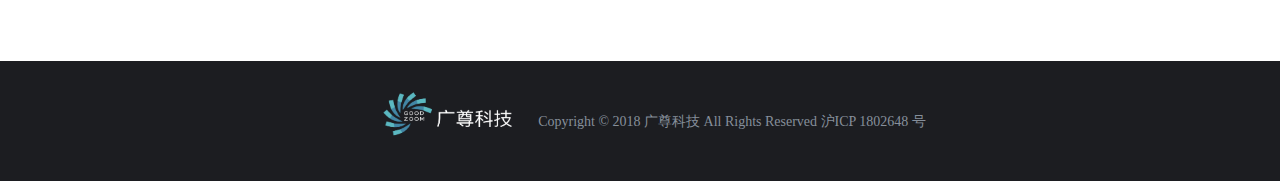
<file: Web/index.html>
<!DOCTYPE html>
<html lang="en">

<head>
	<meta charset="utf-8">
	<meta http-equiv="X-UA-Compatible" content="IE=edge">
	<meta name="viewport" content="width=device-width, initial-scale=1.0, minimum-scale=1.0, maximum-scale=1.0, user-scalable=no">
	<!-- The above 3 meta tags *must* come first in the head; any other head content must come *after* these tags -->

	<link rel="shortcut icon" href="./favicon.ico" />
	<title>广尊科技</title>

	<!-- Google font -->
	<!--<link href="https://fonts.googleapis.com/css?family=Montserrat:400,700%7CVarela+Round" rel="stylesheet">-->

	<!-- Bootstrap -->
	<link type="text/css" rel="stylesheet" href="css/bootstrap.min.css" />

	<!-- Owl Carousel -->
	<link type="text/css" rel="stylesheet" href="css/owl.carousel.css" />
	<link type="text/css" rel="stylesheet" href="css/owl.theme.default.css" />

	<!-- Magnific Popup -->
	<link type="text/css" rel="stylesheet" href="css/magnific-popup.css" />

	<!-- Font Awesome Icon -->
	<link href="https://lib.baomitu.com/font-awesome/4.6.0/css/font-awesome.css" rel="stylesheet">

	<!-- Custom stlylesheet -->
	<link type="text/css" rel="stylesheet" href="css/style.css" />

	<link href="https://lib.baomitu.com/animate.css/3.5.2/animate.css" rel="stylesheet">
	<link rel="stylesheet" type="text/css" href="plugins/verify/css/verify.css">
	<link rel="stylesheet" type="text/css" href="plugins/select/css/selectFilter.css">
	<link rel="stylesheet" type="text/css" href="plugins/icheck/skins/minimal/blue.css">

	<style>
		/*------------------------------------*\
	Preloader
\*------------------------------------*/


		#preloader {
			position: fixed;
			left: 0;
			top: 0;
			bottom: 0;
			right: 0;
			background-color: #FFF;
			z-index: 99999;
		}

		.preloader {
			position: absolute;
			left: 50%;
			top: 50%;
			-webkit-transform: translate(-50%, -50%);
			-ms-transform: translate(-50%, -50%);
			transform: translate(-50%, -50%);
		}
		.preloader span {
			display: inline-block;
			/*background-color: #6195FF;*/
			background-color: #5bb8c1;
			width: 25px;
			height: 25px;
			-webkit-animation: 1s preload ease-in-out infinite;
			animation: preload 1s ease-in-out infinite;
			-webkit-transform: scale(0);
			-ms-transform: scale(0);
			transform: scale(0);
			border-radius:50%;
		}

		.preloader span:nth-child(1) {
			-webkit-animation-delay: 0s;
			animation-delay: 0s;
		}

		.preloader span:nth-child(2) {
			-webkit-animation-delay: 0.1s;
			animation-delay: 0.1s;
		}

		.preloader span:nth-child(3) {
			-webkit-animation-delay: 0.15s;
			animation-delay: 0.15s;
		}

		.preloader span:nth-child(4) {
			-webkit-animation-delay: 0.2s;
			animation-delay: 0.2s;
		}

		@-webkit-keyframes preload {
			0% {
				-webkit-transform:scale(0);
				transform:scale(0);
			}
			50% {
				-webkit-transform:scale(1);
				transform:scale(1);
			}
			100% {
				-webkit-transform:scale(0);
				transform:scale(0);
			}
		}

		@keyframes preload {
			0% {
				-webkit-transform:scale(0);
				transform:scale(0);
			}
			50% {
				-webkit-transform:scale(1);
				transform:scale(1);
			}
			100% {
				-webkit-transform:scale(0);
				transform:scale(0);
			}
		}

	</style>

	<!-- HTML5 shim and Respond.js for IE8 support of HTML5 elements and media queries -->
	<!-- WARNING: Respond.js doesn't work if you view the page via file:// -->
	<!--[if lt IE 9]>
	<script src="https://lib.baomitu.com/html5shiv/3.7.3/html5shiv.min.js"></script>
	<script src="https://lib.baomitu.com/respond.js/1.4.2/respond.min.js"></script>
	<![endif]-->
	<script src="https://api.map.baidu.com/api?v=2.0&ak=2798f1dc3c1058ff165073feaf12dfd5&s=1"></script>
</head>

<body>
	<!-- Preloader -->
	<div id="preloader">
		<div class="preloader">
			<span></span>
			<span></span>
			<span></span>
			<span></span>
		</div>
	</div>
	<!-- /Preloader -->
	<!-- Header -->
	<header id="home">
		<!-- Background Image -->
		<!--<div class="bg-img" style="background-image: url('./img/background1.jpg');">-->
			<!--<div class="overlay"></div>-->
		<!--</div>-->
		<div class="bg-img" style="background-image: url('./img/banner1.jpg');">
			<div class="overlay"></div>
		</div>
		<!-- /Background Image -->

		<!-- Nav -->
		<nav id="nav" class="navbar nav-transparent">
			<div class="container">
				<div class="row">
					<div class="col-md-12">
						<div class="navbar-header">
							<!-- Logo -->
							<div class="navbar-brand">
								<a href="index.html">
									<img class="logo" src="img/logo-gz-black.png" alt="logo">
									<img class="logo-alt" src="img/logo-gz-white.png" alt="logo">
								</a>
							</div>
							<!-- /Logo -->

							<!-- Collapse nav button -->
							<div class="nav-collapse">
								<span></span>
							</div>
							<!-- /Collapse nav button -->
						</div>

						<!--  Main navigation  -->
						<ul class="main-nav nav navbar-nav navbar-right">
							<li><a href="#home">首页</a></li>
							<!--<li><a href="#portfolio">Portfolio</a></li>-->
							<li><a href="#query">抵押估值</a></li>
							<li><a href="#service">产品特点</a></li>
							<!--<li><a href="#features">我们的优势</a></li>-->
							<li><a href="#pricing">产品介绍</a></li>
							<li><a href="#testimonial">团队介绍</a></li>
							<!--<li class="has-dropdown"><a href="#blog">Blog</a>-->
							<!--<ul class="dropdown">-->
							<!--<li><a href="blog-single.html">blog post</a></li>-->
							<!--</ul>-->
							<!--</li>-->
							<!--<li><a href="#about">关于我们</a></li>-->
							<li><a href="#contact">联系我们</a></li>
						</ul>
						<!-- /Main navigation -->
					</div>
				</div>

			</div>
		</nav>
		<!-- /Nav -->

		<!-- home wrapper -->
		<div class="home-wrapper">
			<div class="container">
				<div class="row">
					<!-- home content -->
					<div class="col-md-10 col-md-offset-1">
						<div class="home-content">
							<h1 class="white-text hidden" id="slogan"> 让借钱<em style="display:inline-block!important;color:#fff;font-size:2em;" class="no-visible" id="slogan-em">没那么难</em></h1>
							<div class="hidden" id="slogan-adv">
								<p class="white-text">
									<span class="slogan-advantage-item">最长可贷 <i>30</i> 年</span>
									<span class="slogan-advantage-item">额度高至 <i>3000</i> 万</span>
									<span class="slogan-advantage-item">无砍头息</span>
								</p>
								<a class="white-btn slogan-link" href="#query">抵押估值</a>
								<a class="main-btn slogan-link" href="#pricing">产品介绍</a>
							</div>
						</div>
					</div>
					<!-- /home content -->
				</div>
			</div>
		</div>
		<!-- /home wrapper -->

	</header>
	<!-- /Header -->

	<!-- 贷款查询 -->
	<div id="query" class="section md-padding">

		<!-- Container -->
		<div class="container">

			<!-- Row -->
			<div class="row">

				<!-- Section-header -->
				<div class="section-header text-center">
					<h2 class="title">抵押估值</h2>
				</div>
				<!-- /Section-header -->
				<!-- contact form -->
				<div class="col-md-12 text-center">
					<form class="contact-form" id="apply-form">
						<div class="contact-form-item clearfix">
							<div class="contact-form-item-title">
								姓 名 <span class="required-item">*</span>
							</div>
							<div class="contact-form-item-content">
								<input type="text" class="input" placeholder="请输入姓名..." id="proposer"> <br>
							</div>
						</div>
						<div class="contact-form-item clearfix">
							<div class="contact-form-item-title">
								邮 箱 <span class="required-item">*</span>
							</div>
							<div class="contact-form-item-content">
								<input type="text" class="input" placeholder="请输入电子邮箱..." id="email"> <br>
							</div>
						</div>
						<div class="contact-form-item clearfix">
							<div class="contact-form-item-title">
								手机号码 <span class="required-item">*</span>
							</div>
							<div class="contact-form-item-content">
								<input type="text" class="input" placeholder="请输入手机号码..." id="tel"> <br>
							</div>
						</div>
						<div class="contact-form-item clearfix incity">
							<div class="contact-form-item-title">
								所在城市 <span class="required-item">*</span>
							</div>
							<div class="contact-form-item-content">
								<div class="filter-box">
									<div class="filter-text">
										<input class="filter-title" type="text" readonly placeholder="请选择所在城市..." id="incity"/>
										<i class="icon icon-filter-arrow"></i>
									</div>
									<select name="filter" id="filter-list">

									</select>
								</div>
							</div>
						</div>
						<div class="contact-form-item clearfix">
							<div class="contact-form-item-title">
								贷款金额(万) <span class="required-item">*</span>
							</div>
							<div class="contact-form-item-content">
								<input type="text" class="input" placeholder="请输入贷款金额..." id="loanamount"> <br>
							</div>
						</div>
						<div class="contact-form-item clearfix">
							<div class="contact-form-item-title">
								有无房产 <span class="required-item">*</span>
							</div>
							<div class="contact-form-item-content">
								<input tabindex="3" type="radio" id="icheck-yes" name="ishouseproperty" class="choice-for-house" checked value="0">
								<label for="icheck-yes" style="font-size: 13px;color: #666;">有</label>
								<input tabindex="3" type="radio" id="icheck-no" name="ishouseproperty" class="choice-for-house" value="1">
								<label for="icheck-no" style="font-size: 13px;color: #666;">无</label>
							</div>
						</div>

						<div class="contact-form-item clearfix check">
							<div class="contact-form-item-title">
								校  验 <span class="required-item">*</span>
							</div>
							<div class="contact-form-item-content clearfix">
								<div id="verify">
								</div>
							</div>
						</div>

						<div class="text-center">
							<button class="main-btn" type="button" id="apply">确定</button>
						</div>
					</form>
				</div>
				<!-- /contact form -->

			</div>
			<!-- /Row -->

		</div>
		<!-- /Container -->

	</div>
	<!-- /联系我们 -->

	<!-- Service -->
	<div id="service" class="section md-padding">

		<!-- Container -->
		<div class="container">

			<!-- Row -->
			<div class="row">

				<!-- Section header -->
				<div class="section-header text-center">
					<h2 class="title">产品特点</h2>
				</div>
				<!-- /Section header -->

				<!-- service -->
				<div class="col-md-4 col-sm-6">
					<div class="service">
						<i class="fa fa-credit-card"></i>
						<h3>额度弹性</h3>
						<p>最高可至3000万，满足不同需求</p>
					</div>
				</div>
				<!-- /service -->

				<!-- service -->
				<div class="col-md-4 col-sm-6">
					<div class="service">
						<i class="fa fa-calendar-check-o"></i>
						<h3>期限灵活</h3>
						<p>提供1-30年的各期限融资</p>
					</div>
				</div>
				<!-- /service -->

				<!-- service -->
				<div class="col-md-4 col-sm-6">
					<div class="service">
						<i class="fa  fa-diamond"></i>
						<h3>专业定制</h3>
						<p>精准定位客户需求，按需定制产品组合</p>
					</div>
				</div>
				<!-- /service -->

				<!-- service -->
				<div class="col-md-4 col-sm-6">
					<div class="service">
						<i class="fa fa-flash "></i>
						<h3>流程快捷</h3>
						<p>全程跟踪，当日反馈，流畅放款</p>
					</div>
				</div>
				<!-- /service -->

				<!-- service -->
				<div class="col-md-4 col-sm-6">
					<div class="service">
						<i class="fa fa-globe"></i>
						<h3>覆盖域广</h3>
						<p>北上广深及部分省会城市</p>
					</div>
				</div>
				<!-- /service -->

				<!-- service -->
				<div class="col-md-4 col-sm-6">
					<div class="service">
						<i class="fa fa-cny"></i>
						<h3>无砍头息</h3>
						<p>服务费分期,还款更轻松</p>
					</div>
				</div>
				<!-- /service -->

			</div>
			<!-- /Row -->

		</div>
		<!-- /Container -->

	</div>
	<!-- /Service -->


	<!-- Why Choose Us -->
	<!--<div id="features" class="section md-padding bg-grey">-->

		<!--&lt;!&ndash; Container &ndash;&gt;-->
		<!--<div class="container">-->

			<!--&lt;!&ndash; Row &ndash;&gt;-->
			<!--<div class="row">-->

				<!--&lt;!&ndash; why choose us content &ndash;&gt;-->
				<!--<div class="col-md-6">-->
					<!--<div class="section-header">-->
						<!--<h2 class="title">我们的优势</h2>-->
					<!--</div>-->
					<!--&lt;!&ndash;<p>Molestie at elementum eu facilisis sed odio. Scelerisque in dictum non consectetur a erat. Aliquam id diam maecenas ultricies mi eget mauris. Ultrices sagittis orci a scelerisque purus.</p>&ndash;&gt;-->
					<!--<div class="feature">-->
						<!--<i class="fa fa-check"></i>-->
						<!--<p>最高可至3000万，满足不同需求</p>-->
					<!--</div>-->
					<!--<div class="feature">-->
						<!--<i class="fa fa-check"></i>-->
						<!--<p>提供1-30年的各期限融资</p>-->
					<!--</div>-->
					<!--<div class="feature">-->
						<!--<i class="fa fa-check"></i>-->
						<!--<p>精准定位客户需求，按需定制产品组合</p>-->
					<!--</div>-->
					<!--<div class="feature">-->
						<!--<i class="fa fa-check"></i>-->
						<!--<p>全程跟踪，当日反馈，流畅放款</p>-->
					<!--</div>-->
                    <!--<div class="feature">-->
						<!--<i class="fa fa-check"></i>-->
						<!--<p>覆盖北上广深及部分省会城市</p>-->
					<!--</div>-->
                    <!--<div class="feature">-->
						<!--<i class="fa fa-check"></i>-->
						<!--<p>待更新</p>-->
					<!--</div>-->
				<!--</div>-->
				<!--&lt;!&ndash; /why choose us content &ndash;&gt;-->

				<!--&lt;!&ndash; About slider &ndash;&gt;-->
				<!--<div class="col-md-6">-->
					<!--<div id="about-slider" class="owl-carousel owl-theme">-->
						<!--<img class="img-responsive" src="./img/about1.jpg" alt="">-->
						<!--<img class="img-responsive" src="./img/about2.jpg" alt="">-->
						<!--<img class="img-responsive" src="./img/about1.jpg" alt="">-->
						<!--<img class="img-responsive" src="./img/about2.jpg" alt="">-->
					<!--</div>-->
				<!--</div>-->
				<!--&lt;!&ndash; /About slider &ndash;&gt;-->

			<!--</div>-->
			<!--&lt;!&ndash; /Row &ndash;&gt;-->

		<!--</div>-->
		<!--&lt;!&ndash; /Container &ndash;&gt;-->

	<!--</div>-->
	<!-- /Why Choose Us -->


	<!-- Numbers -->
	<div id="numbers" class="section sm-padding">

		<!-- Background Image -->
		<div class="bg-img" style="background-image: url('./img/background2.jpg');">
			<div class="overlay"></div>
		</div>
		<!-- /Background Image -->

		<!-- Container -->
		<div class="container">

			<!-- Row -->
			<div class="row">

				<!-- number -->
				<div class="col-sm-4 col-xs-12">
					<div class="number">
						<i class="fa fa-users"></i>
						<h3 class="white-text"><span class="counter">3000+</span></h3>
						<span class="white-text">累计客户</span>
					</div>
				</div>
				<!-- /number -->

				<!-- number -->
				<div class="col-sm-4 col-xs-12">
					<div class="number">
						<i class="fa fa-trophy"></i>
						<h3 class="white-text"><span class="counter">0<span style="font-size: 24px;padding-left: 2px;">%</span>	</span></h3>
						<span class="white-text">不良率</span>
					</div>
				</div>
				<!-- /number -->

				<!-- number -->
				<div class="col-sm-4 col-xs-12">
					<div class="number">
						<i class="fa fa-coffee"></i>
						<h3 class="white-text"><span class="counter">60+</span></h3>
						<span class="white-text">合作机构</span>
					</div>
				</div>
				<!-- /number -->

				<!-- number -->
				<!--<div class="col-sm-3 col-xs-6">-->
					<!--<div class="number">-->
						<!--<i class="fa fa-file"></i>-->
						<!--<h3 class="white-text"><span class="counter">45</span></h3>-->
						<!--<span class="white-text">Projects completed</span>-->
					<!--</div>-->
				<!--</div>-->
				<!-- /number -->

			</div>
			<!-- /Row -->

		</div>
		<!-- /Container -->

	</div>
	<!-- /Numbers -->

	<!-- 产品介绍 -->
	<div id="pricing" class="section md-padding">

		<!-- Container -->
		<div class="container">

			<!-- Row -->
			<div class="row">

				<!-- Section header -->
				<div class="section-header text-center">
					<h2 class="title">产品介绍</h2>
				</div>
				<!-- /Section header -->

				<!-- pricing -->
				<div class="col-sm-4 col-sm-offset-1">
					<div class="pricing">
						<div class="price-head">
							<span class="price-title">尊享贷畅贷</span>
							<div class="price">
								<h3><span class="duration">授信高至</span>3000<span style="font-size: 12px;">万</span></h3>
							</div>
						</div>
						<ul class="price-content">
							<li>
								<p>房龄高至35年</p>
							</li>
							<li>
								<p>轻征信</p>
							</li>
							<li>
								<p>不限借款用途</p>
							</li>
                            <li>
								<p>接受独栋别墅</p>
							</li>
						</ul>
						<div class="price-btn">
							<a class="outline-btn" href="#query">立即申请</a>
						</div>
					</div>
				</div>
				<!-- /pricing -->

				<!-- pricing -->
				<div class="col-sm-4 col-sm-offset-2">
					<div class="pricing">
						<div class="price-head">
							<span class="price-title">尊享贷博爱</span>
							<div class="price">
								<h3><span class="duration">二押低至</span>0.9%<span style="font-size: 12px;">月</span></h3>
							</div>
						</div>
						<ul class="price-content">
							<li>
								<p>3年内先息后本</p>
							</li>
							<li>
								<p>授信高至1000万</p>
							</li>
							<li>
								<p>产权人年龄高至69岁</p>
							</li>
                            <li>
								<p>接受非住宅房</p>
							</li>
						</ul>
						<div class="price-btn">
							<a class="outline-btn" href="#query">立即申请</a>
						</div>
					</div>
				</div>
				<!-- /pricing -->
			</div>
			<!-- Row -->

		</div>
		<!-- /Container -->

	</div>
	<!-- /Pricing -->


	<!-- Testimonial -->
	<div id="testimonial" class="section md-padding">

		<!-- Background Image -->
		<div class="bg-img" style="background-image: url('./img/background3.jpg');">
			<div class="overlay"></div>
		</div>
		<!-- /Background Image -->

		<!-- Container -->
		<div class="container">

			<!-- Row -->
			<div class="row">

				<!-- Testimonial slider -->
				<div class="col-md-10 col-md-offset-1">
					<div class="section-header text-center">
						<h2 class="title" style="color: #fff;">团队介绍</h2>
					</div>
					<div id="testimonial-slider" class="owl-carousel owl-theme">

						<!-- testimonial -->
						<div class="testimonial">
							<div class="testimonial-meta">
								<img src="./img/lu.png" alt="">
                                <span class="leader-info">
                                    <h3 class="white-text">陆毅文</h3> <br>
								    <span>CEO</span>
                                </span>
							</div>
							<p class="white-text">毕业于复旦大学国际金融系，先后担任民生银行、中信银行支行长，平安普惠SME销售管理部、产业金融产品部总经理，有多达20年的普惠金融领先平台的从业经历，具有丰富的中小微企业信贷业务和个人金融业务经验。</p>
						</div>
						<!-- /testimonial -->

						<!-- testimonial -->
						<div class="testimonial">
							<div class="testimonial-meta">
								<img src="./img/chen.png" alt="">
								<span class="leader-info">
                                    <h3 class="white-text">陈昊</h3><br>
								    <span>COO</span>
                                </span>
							</div>
							<p class="white-text">上海交通大学高金学院MBA，对多种金融工具以及金融产品的运营以及平台建设、股权投资并购具有丰富经验，涵盖领域包括供应链金融融资、资产组合产品、证券投资类产品及衍生品、车辆金融、房产抵押贷款。先后在光大资产、平安陆金所、TCL金控担任风控及产品类高管职务。</p>
						</div>
						<!-- /testimonial -->

					</div>
				</div>
				<!-- /Testimonial slider -->

			</div>
			<!-- /Row -->

		</div>
		<!-- /Container -->

	</div>
	<!-- /Testimonial -->

	<!-- 团队介绍 -->
	<!--<div id="team" class="section md-padding">-->

		<!--&lt;!&ndash; Container &ndash;&gt;-->
		<!--<div class="container">-->

			<!--&lt;!&ndash; Row &ndash;&gt;-->
			<!--<div class="row">-->

				<!--&lt;!&ndash; Section header &ndash;&gt;-->
				<!--<div class="section-header text-center">-->
					<!--<h2 class="title">团队介绍</h2>-->
				<!--</div>-->
				<!--&lt;!&ndash; /Section header &ndash;&gt;-->

				<!--&lt;!&ndash; team &ndash;&gt;-->
				<!--<div class="col-sm-4">-->
					<!--<div class="team">-->
						<!--<div class="team-img">-->
							<!--<img class="img-responsive" src="./img/team1.jpg" alt="">-->
							<!--<div class="overlay">-->
								<!--<div class="team-social">-->
									<!--<a href="#"><i class="fa fa-facebook"></i></a>-->
									<!--<a href="#"><i class="fa fa-google-plus"></i></a>-->
									<!--<a href="#"><i class="fa fa-twitter"></i></a>-->
								<!--</div>-->
							<!--</div>-->
						<!--</div>-->
						<!--<div class="team-content">-->
							<!--<h3>John Doe</h3>-->
							<!--<span>Web Designer</span>-->
						<!--</div>-->
					<!--</div>-->
				<!--</div>-->
				<!--&lt;!&ndash; /team &ndash;&gt;-->

				<!--&lt;!&ndash; team &ndash;&gt;-->
				<!--<div class="col-sm-4">-->
					<!--<div class="team">-->
						<!--<div class="team-img">-->
							<!--<img class="img-responsive" src="./img/team2.jpg" alt="">-->
							<!--<div class="overlay">-->
								<!--<div class="team-social">-->
									<!--<a href="#"><i class="fa fa-facebook"></i></a>-->
									<!--<a href="#"><i class="fa fa-google-plus"></i></a>-->
									<!--<a href="#"><i class="fa fa-twitter"></i></a>-->
								<!--</div>-->
							<!--</div>-->
						<!--</div>-->
						<!--<div class="team-content">-->
							<!--<h3>John Doe</h3>-->
							<!--<span>Web Designer</span>-->
						<!--</div>-->
					<!--</div>-->
				<!--</div>-->
				<!--&lt;!&ndash; /team &ndash;&gt;-->

				<!--&lt;!&ndash; team &ndash;&gt;-->
				<!--<div class="col-sm-4">-->
					<!--<div class="team">-->
						<!--<div class="team-img">-->
							<!--<img class="img-responsive" src="./img/team3.jpg" alt="">-->
							<!--<div class="overlay">-->
								<!--<div class="team-social">-->
									<!--<a href="#"><i class="fa fa-facebook"></i></a>-->
									<!--<a href="#"><i class="fa fa-google-plus"></i></a>-->
									<!--<a href="#"><i class="fa fa-twitter"></i></a>-->
								<!--</div>-->
							<!--</div>-->
						<!--</div>-->
						<!--<div class="team-content">-->
							<!--<h3>John Doe</h3>-->
							<!--<span>Web Designer</span>-->
						<!--</div>-->
					<!--</div>-->
				<!--</div>-->
				<!--&lt;!&ndash; /team &ndash;&gt;-->

			<!--</div>-->
			<!--&lt;!&ndash; /Row &ndash;&gt;-->

		<!--</div>-->
		<!--&lt;!&ndash; /Container &ndash;&gt;-->

	<!--</div>-->
	<!-- /Team -->

	<!-- 最新资讯 -->
	<!--<div id="blog" class="section md-padding bg-grey">-->

		<!--&lt;!&ndash; Container &ndash;&gt;-->
		<!--<div class="container">-->

			<!--&lt;!&ndash; Row &ndash;&gt;-->
			<!--<div class="row">-->

				<!--&lt;!&ndash; Section header &ndash;&gt;-->
				<!--<div class="section-header text-center">-->
					<!--<h2 class="title">最新资讯</h2>-->
				<!--</div>-->
				<!--&lt;!&ndash; /Section header &ndash;&gt;-->

				<!--&lt;!&ndash; blog &ndash;&gt;-->
				<!--<div class="col-md-4">-->
					<!--<div class="blog">-->
						<!--<div class="blog-img">-->
							<!--<img class="img-responsive" src="./img/blog1.jpg" alt="">-->
						<!--</div>-->
						<!--<div class="blog-content">-->
							<!--<ul class="blog-meta">-->
								<!--<li><i class="fa fa-user"></i>John doe</li>-->
								<!--<li><i class="fa fa-clock-o"></i>18 Oct</li>-->
								<!--<li><i class="fa fa-comments"></i>57</li>-->
							<!--</ul>-->
							<!--<h3>Molestie at elementum eu facilisis sed odio</h3>-->
							<!--<p>Nec feugiat nisl pretium fusce id velit ut tortor pretium. Nisl purus in mollis nunc sed. Nunc non blandit massa enim nec.</p>-->
							<!--<a href="blog-single.html">Read more</a>-->
						<!--</div>-->
					<!--</div>-->
				<!--</div>-->
				<!--&lt;!&ndash; /blog &ndash;&gt;-->

				<!--&lt;!&ndash; blog &ndash;&gt;-->
				<!--<div class="col-md-4">-->
					<!--<div class="blog">-->
						<!--<div class="blog-img">-->
							<!--<img class="img-responsive" src="./img/blog2.jpg" alt="">-->
						<!--</div>-->
						<!--<div class="blog-content">-->
							<!--<ul class="blog-meta">-->
								<!--<li><i class="fa fa-user"></i>John doe</li>-->
								<!--<li><i class="fa fa-clock-o"></i>18 Oct</li>-->
								<!--<li><i class="fa fa-comments"></i>57</li>-->
							<!--</ul>-->
							<!--<h3>Molestie at elementum eu facilisis sed odio</h3>-->
							<!--<p>Nec feugiat nisl pretium fusce id velit ut tortor pretium. Nisl purus in mollis nunc sed. Nunc non blandit massa enim nec.</p>-->
							<!--<a href="blog-single.html">Read more</a>-->
						<!--</div>-->
					<!--</div>-->
				<!--</div>-->
				<!--&lt;!&ndash; /blog &ndash;&gt;-->

				<!--&lt;!&ndash; blog &ndash;&gt;-->
				<!--<div class="col-md-4">-->
					<!--<div class="blog">-->
						<!--<div class="blog-img">-->
							<!--<img class="img-responsive"  src="./img/blog3.jpg" alt="">-->
						<!--</div>-->
						<!--<div class="blog-content">-->
							<!--<ul class="blog-meta">-->
								<!--<li><i class="fa fa-user"></i>John doe</li>-->
								<!--<li><i class="fa fa-clock-o"></i>18 Oct</li>-->
								<!--<li><i class="fa fa-comments"></i>57</li>-->
							<!--</ul>-->
							<!--<h3>Molestie at elementum eu facilisis sed odio</h3>-->
							<!--<p>Nec feugiat nisl pretium fusce id velit ut tortor pretium. Nisl purus in mollis nunc sed. Nunc non blandit massa enim nec.</p>-->
							<!--<a href="blog-single.html">Read more</a>-->
						<!--</div>-->
					<!--</div>-->
				<!--</div>-->
				<!--&lt;!&ndash; /blog &ndash;&gt;-->

			<!--</div>-->
			<!--&lt;!&ndash; /Row &ndash;&gt;-->

		<!--</div>-->
		<!--&lt;!&ndash; /Container &ndash;&gt;-->

	<!--</div>-->
	<!-- /Blog -->

	<!-- 关于我们 -->
	<!--<div id="about" class="section md-padding">-->
		<!--&lt;!&ndash; Container &ndash;&gt;-->
		<!--<div class="container">-->
			<!--<div class="row">-->

				<!--&lt;!&ndash; Section header &ndash;&gt;-->
				<!--<div class="section-header text-center">-->
					<!--<h2 class="title">关于我们</h2>-->
				<!--</div>-->
				<!--&lt;!&ndash; /Section header &ndash;&gt;-->

				<!--&lt;!&ndash; about &ndash;&gt;-->
				<!--<div class="col-md-4">-->
					<!--<div class="about">-->
						<!--<i class="fa fa-cogs"></i>-->
						<!--<h3>Fully Customizible</h3>-->
						<!--<p>Maecenas tempus tellus eget condimentum rhoncus sem quam semper libero sit amet.</p>-->
						<!--<a href="#">Read more</a>-->
					<!--</div>-->
				<!--</div>-->
				<!--&lt;!&ndash; /about &ndash;&gt;-->

				<!--&lt;!&ndash; about &ndash;&gt;-->
				<!--<div class="col-md-4">-->
					<!--<div class="about">-->
						<!--<i class="fa fa-magic"></i>-->
						<!--<h3>Awesome Features</h3>-->
						<!--<p>Maecenas tempus tellus eget condimentum rhoncus sem quam semper libero sit amet.</p>-->
						<!--<a href="#">Read more</a>-->
					<!--</div>-->
				<!--</div>-->
				<!--&lt;!&ndash; /about &ndash;&gt;-->

				<!--&lt;!&ndash; about &ndash;&gt;-->
				<!--<div class="col-md-4">-->
					<!--<div class="about">-->
						<!--<i class="fa fa-mobile"></i>-->
						<!--<h3>Fully Responsive</h3>-->
						<!--<p>Maecenas tempus tellus eget condimentum rhoncus sem quam semper libero sit amet.</p>-->
						<!--<a href="#">Read more</a>-->
					<!--</div>-->
				<!--</div>-->
				<!--&lt;!&ndash; /about &ndash;&gt;-->

			<!--</div>-->
		<!--</div>-->
		<!--&lt;!&ndash; /关于我们 &ndash;&gt;-->
	<!--</div>-->
	<!-- /About -->

	<!-- 联系我们 -->
	<div id="contact" class="section md-padding" style="padding-bottom: 40px;">

		<!-- Container -->
		<div class="container">

			<!-- Row -->
			<div class="row">

				<!-- Section-header -->
				<div class="section-header text-center">
					<h2 class="title">联系我们</h2>
				</div>
				<!-- /Section-header -->

				<!-- contact -->
				<div class="col-sm-4">
					<div class="contact">
						<i class="fa fa-phone"></i>
						<h3>电话</h3>
						<p>021-80126312</p>
					</div>
				</div>
				<!-- /contact -->

				<!-- contact -->
				<div class="col-sm-4">
					<div class="contact">
						<i class="fa fa-envelope"></i>
						<h3>邮件</h3>
						<p><a href="mailto:customer@goodzoomtech.com" style="color: #868F9B;">customer@goodzoomtech.com</a></p>
					</div>
				</div>
				<!-- /contact -->

				<!-- contact -->
				<div class="col-sm-4">
					<div class="contact">
						<i class="fa fa-map-marker"></i>
						<h3>地址</h3>
						<p>上海市友力国际大厦2702室 </p>
					</div>
				</div>
				<!-- /contact -->
				<div class="col-md-12" id="map">


				</div>
			</div>
			<!-- /Row -->

		</div>
		<!-- /Container -->

	</div>
	<!-- /联系我们 -->


	<!-- Footer -->
	<footer id="footer" class="bg-dark text-center">

		<!-- Container -->
		<div class="container">

			<!-- Row -->
			<div class="row">

				<div class="col-md-12">
					<a href="index.html" style="display: inline-block;"><img style="position: relative;top:-10px;" src="img/logo-gz-white.png" alt="logo" width="180" height="60"></a>

					<!-- footer copyright -->
					<div class="footer-copyright">
						<p>Copyright © 2018 广尊科技 All Rights Reserved <a class="foot-icp-link" href="http://www.miitbeian.gov.cn/">沪ICP 1802648 号</a></p>
					</div>
					<!-- /footer copyright -->
				</div>

			</div>
			<!-- /Row -->

		</div>
		<!-- /Container -->

	</footer>
	<!-- /Footer -->

	<!-- Back to top -->
	<div id="back-to-top"></div>
	<!-- /Back to top -->

	<!-- jQuery Plugins -->
	<script src="https://lib.baomitu.com/jquery/1.10.2/jquery.min.js"></script>
	<script src="js/bootstrap.min.js"></script>
	<script src="js/owl.carousel.min.js"></script>
	<script src="js/jquery.magnific-popup.js"></script>
	<script src="plugins/verify/js/verify.js" ></script>
	<script src="plugins/select/js/selectFilter.js"></script>
	<script src="plugins/icheck/icheck.js"></script>
	<script src="js/main.js"></script>
	<script src="https://lib.baomitu.com/layer/3.1.1/layer.js"></script>

</body>

</html>
</file>
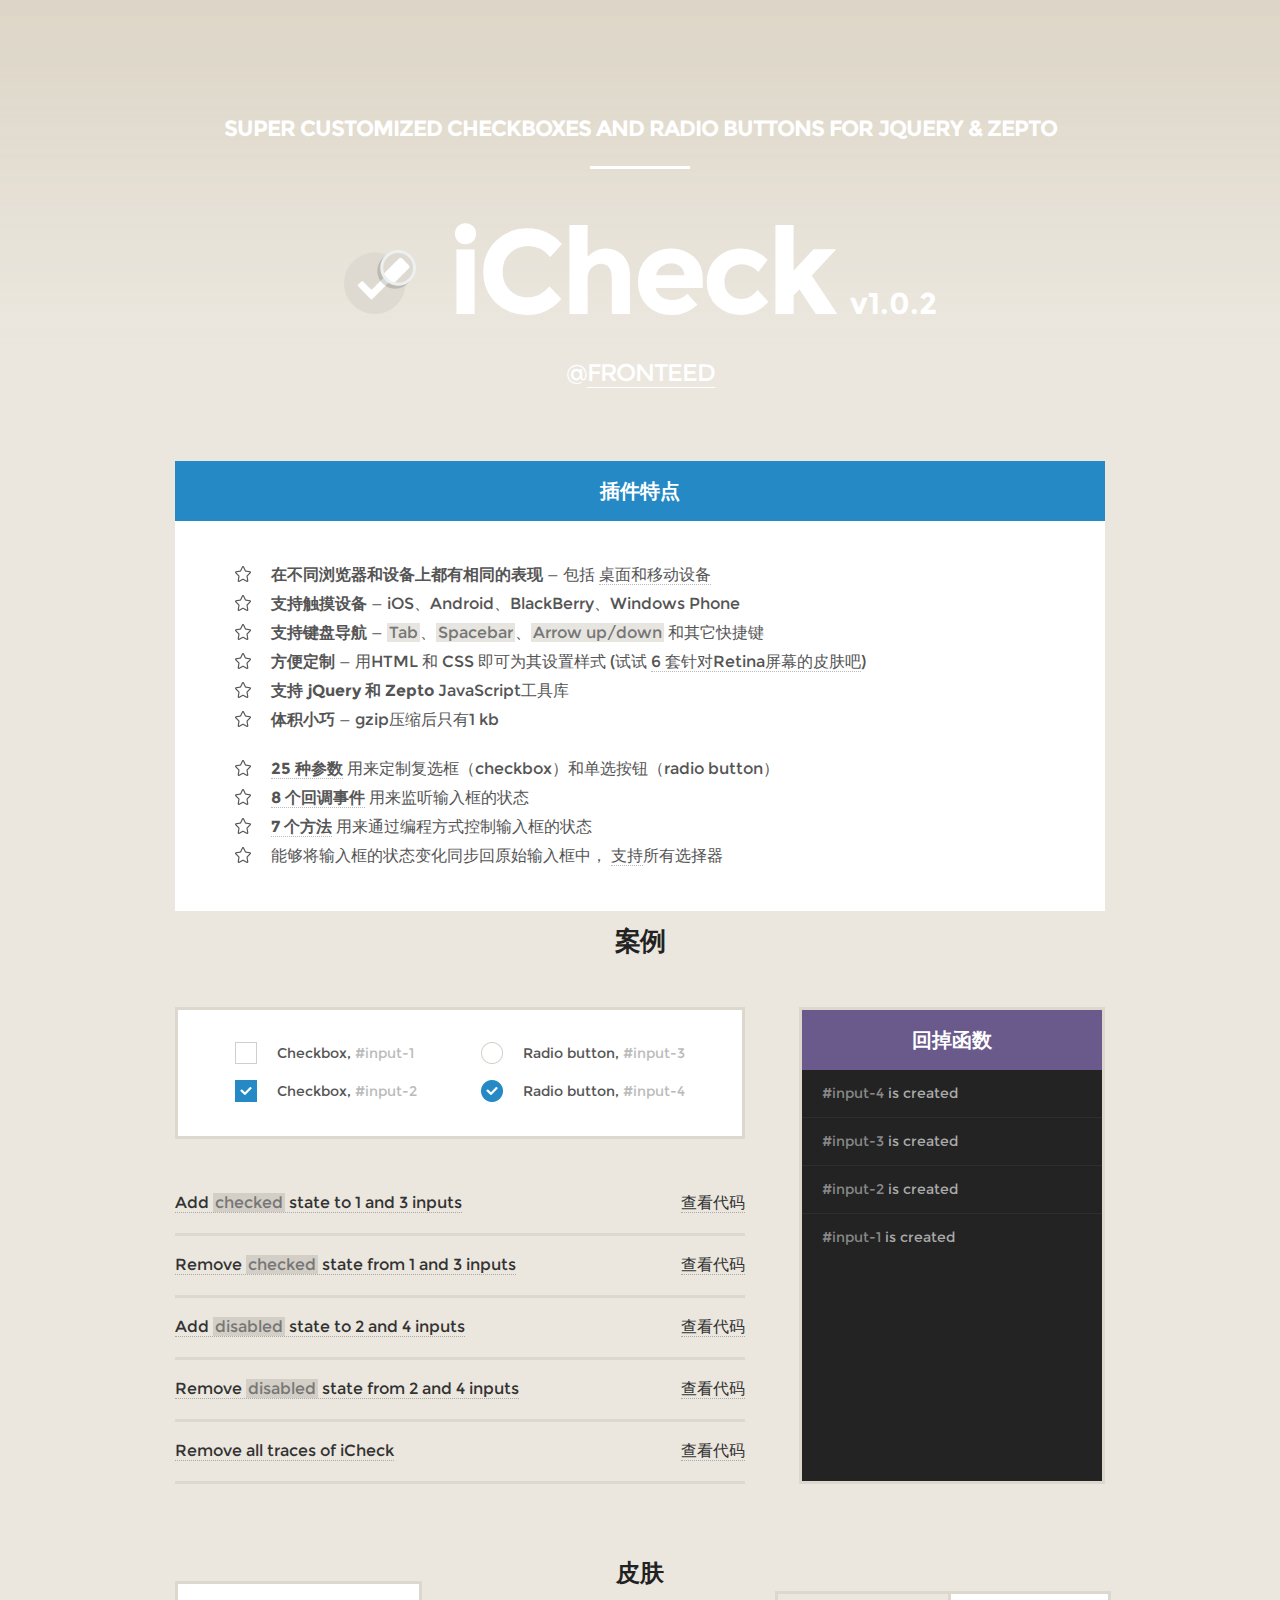
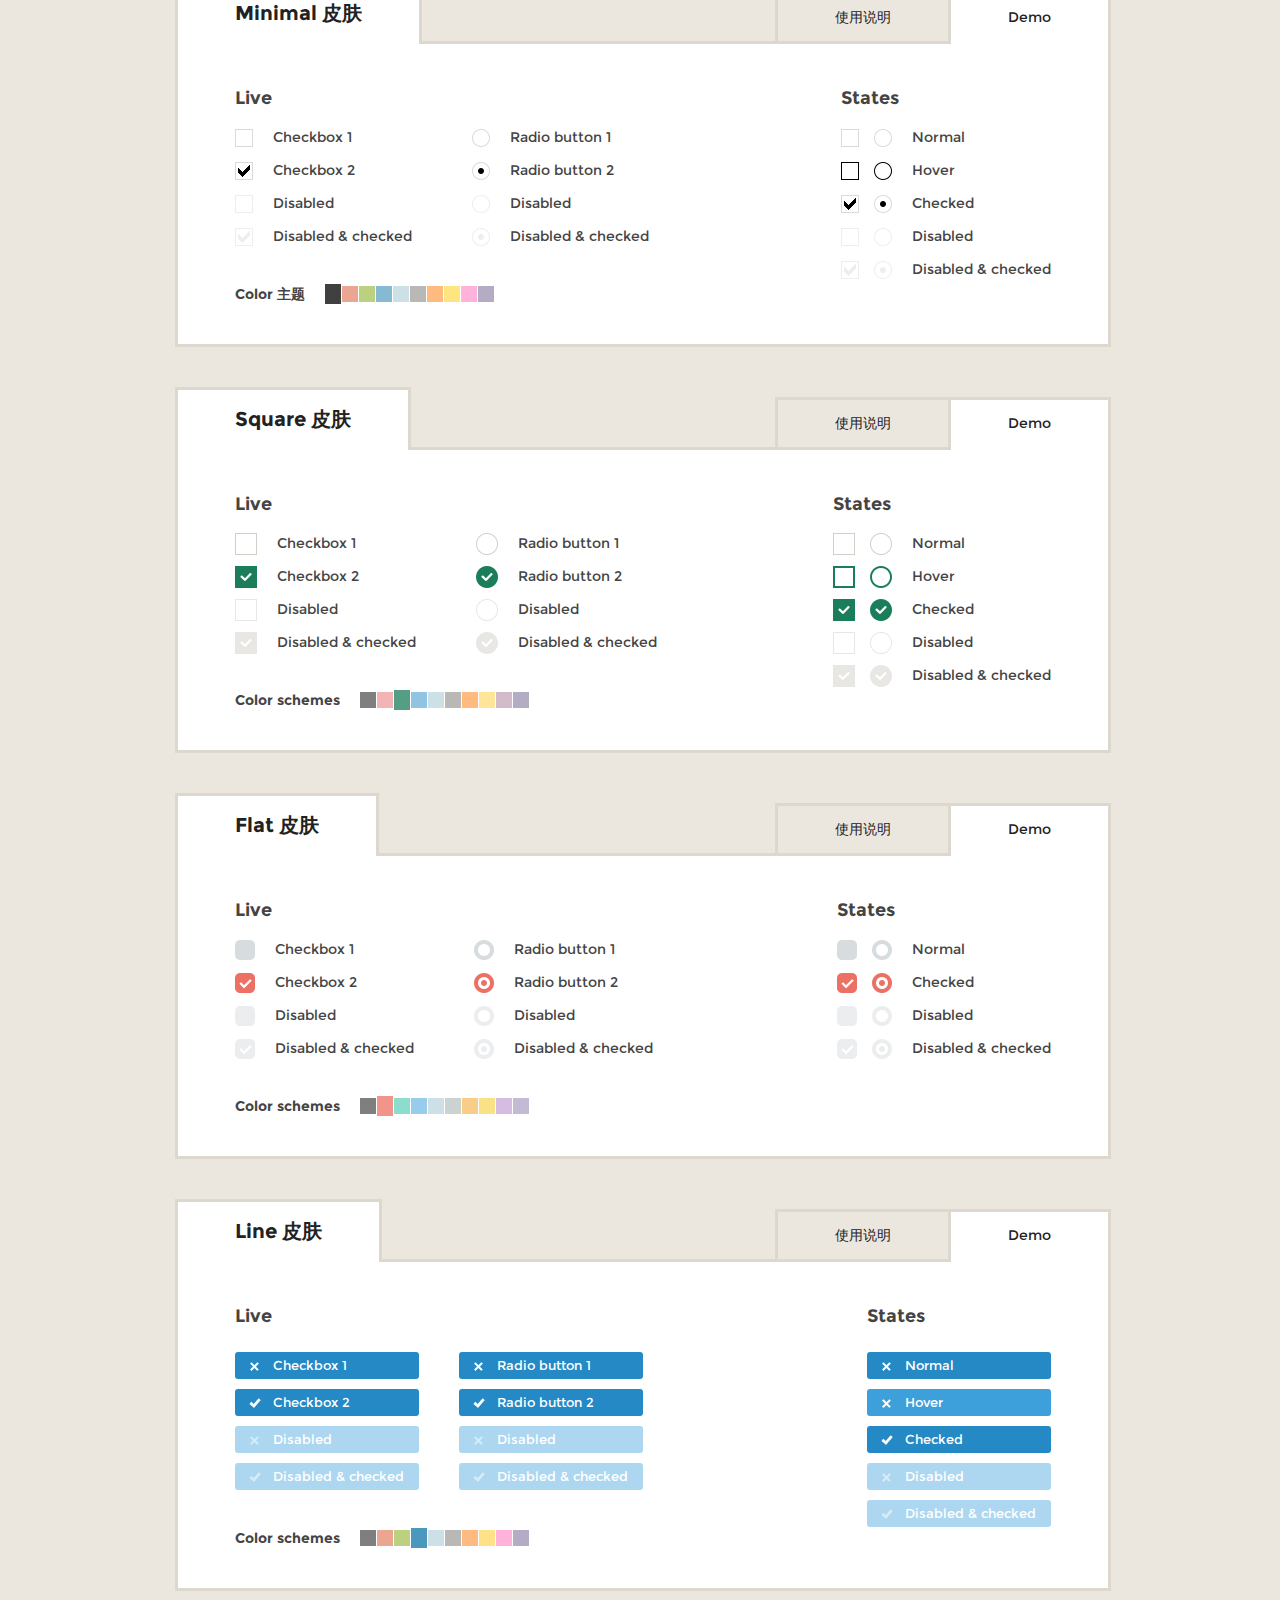
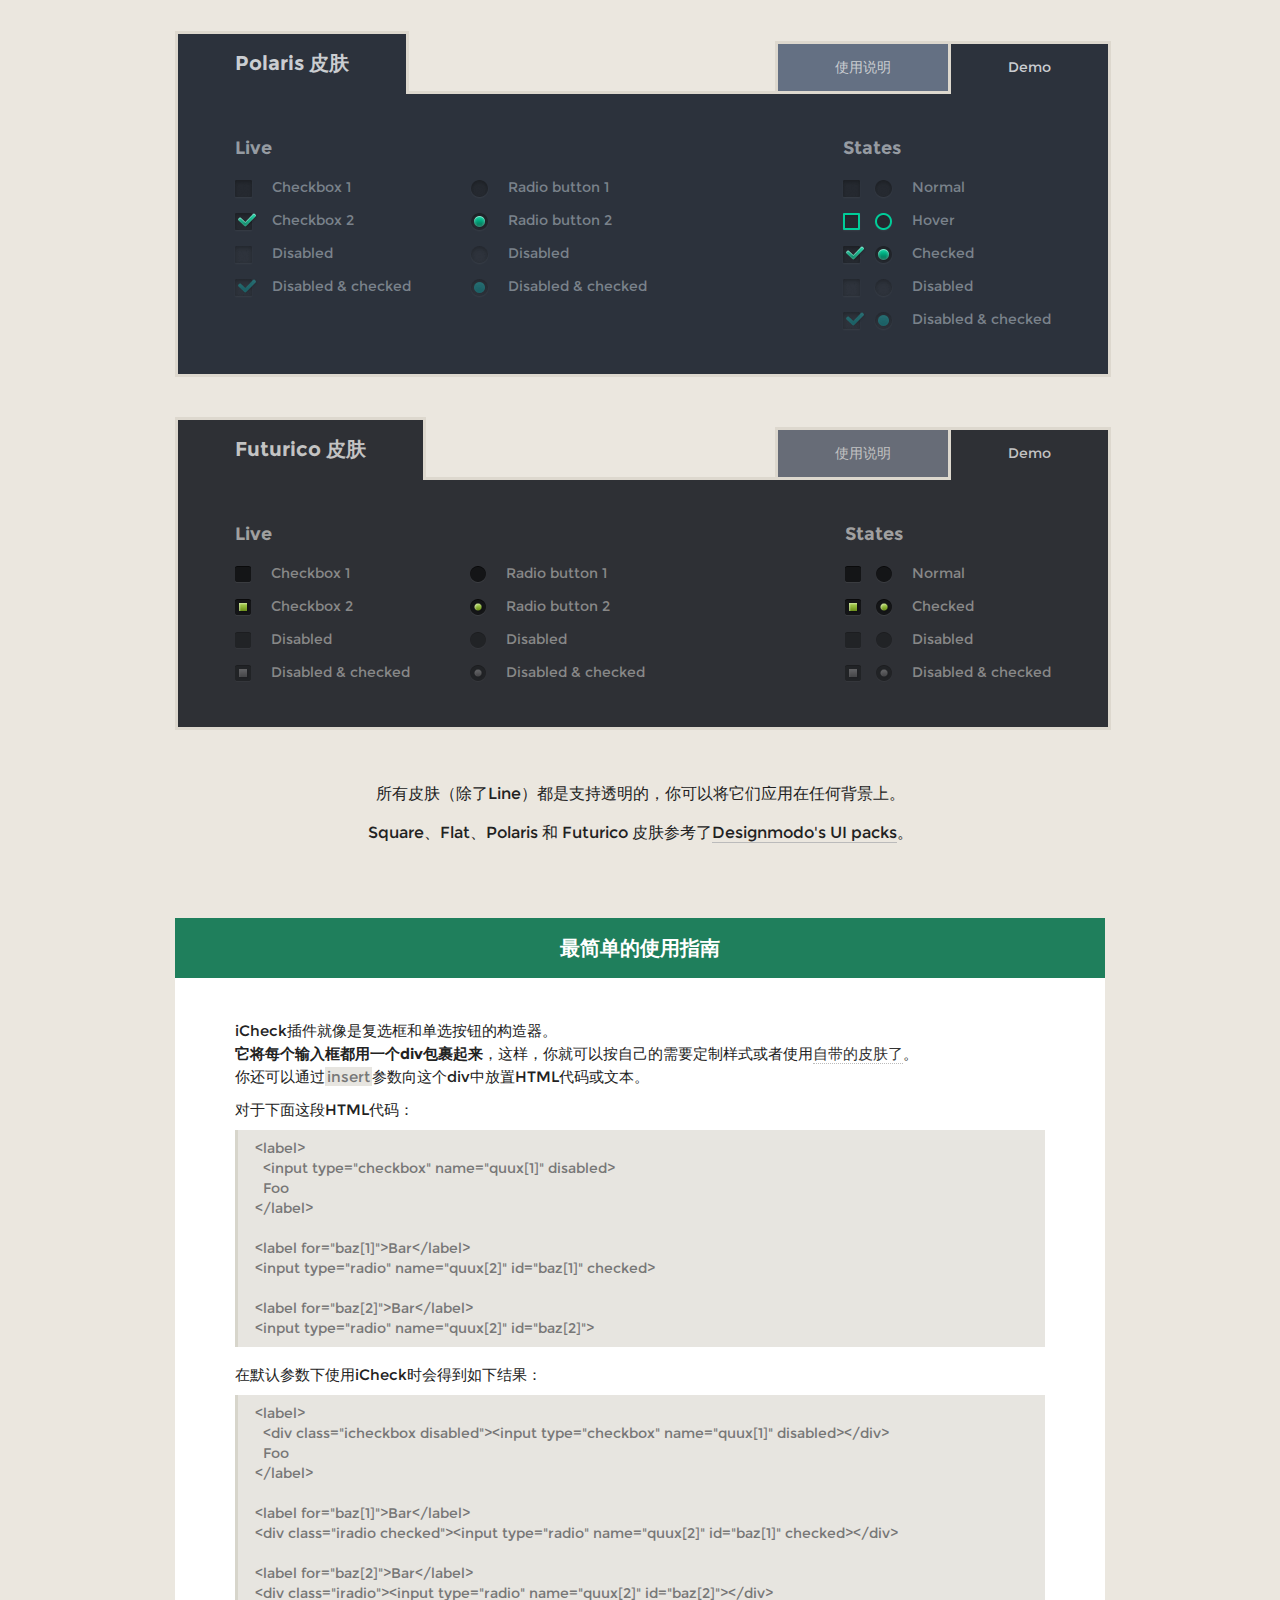
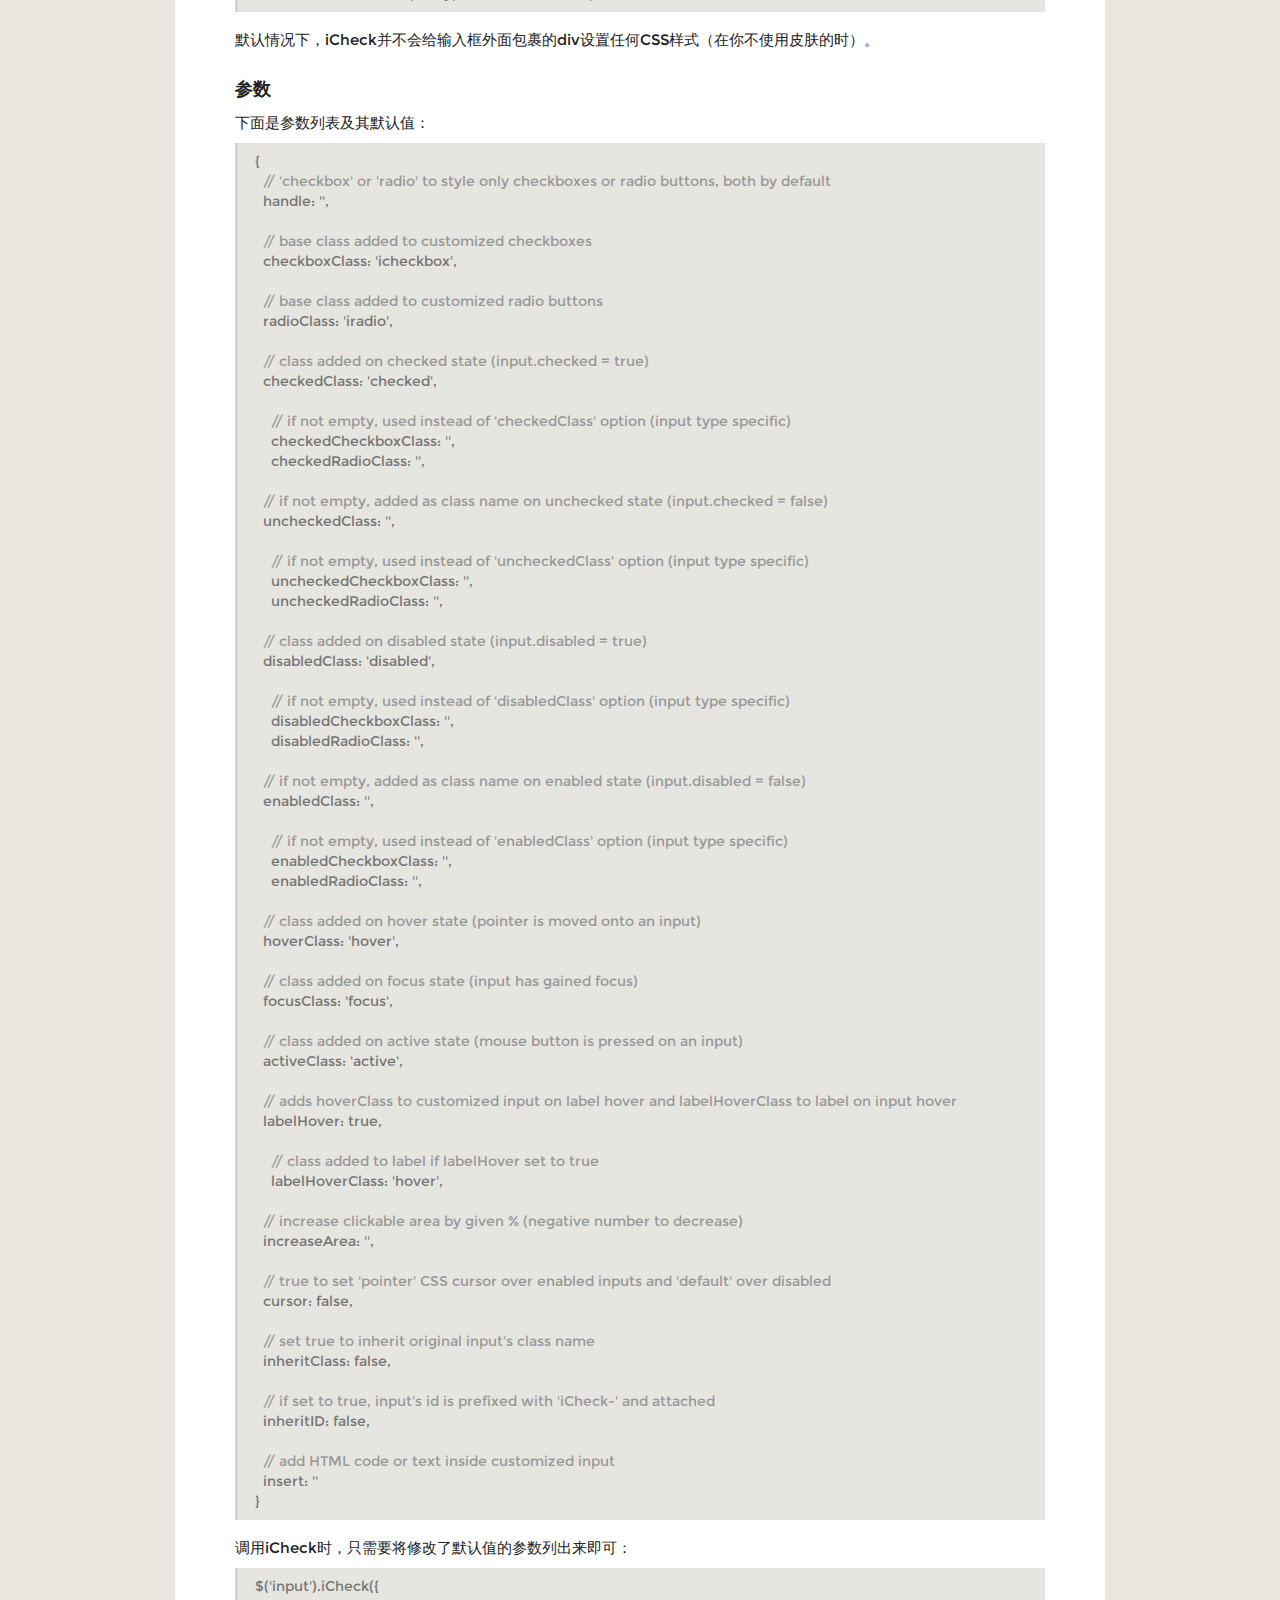
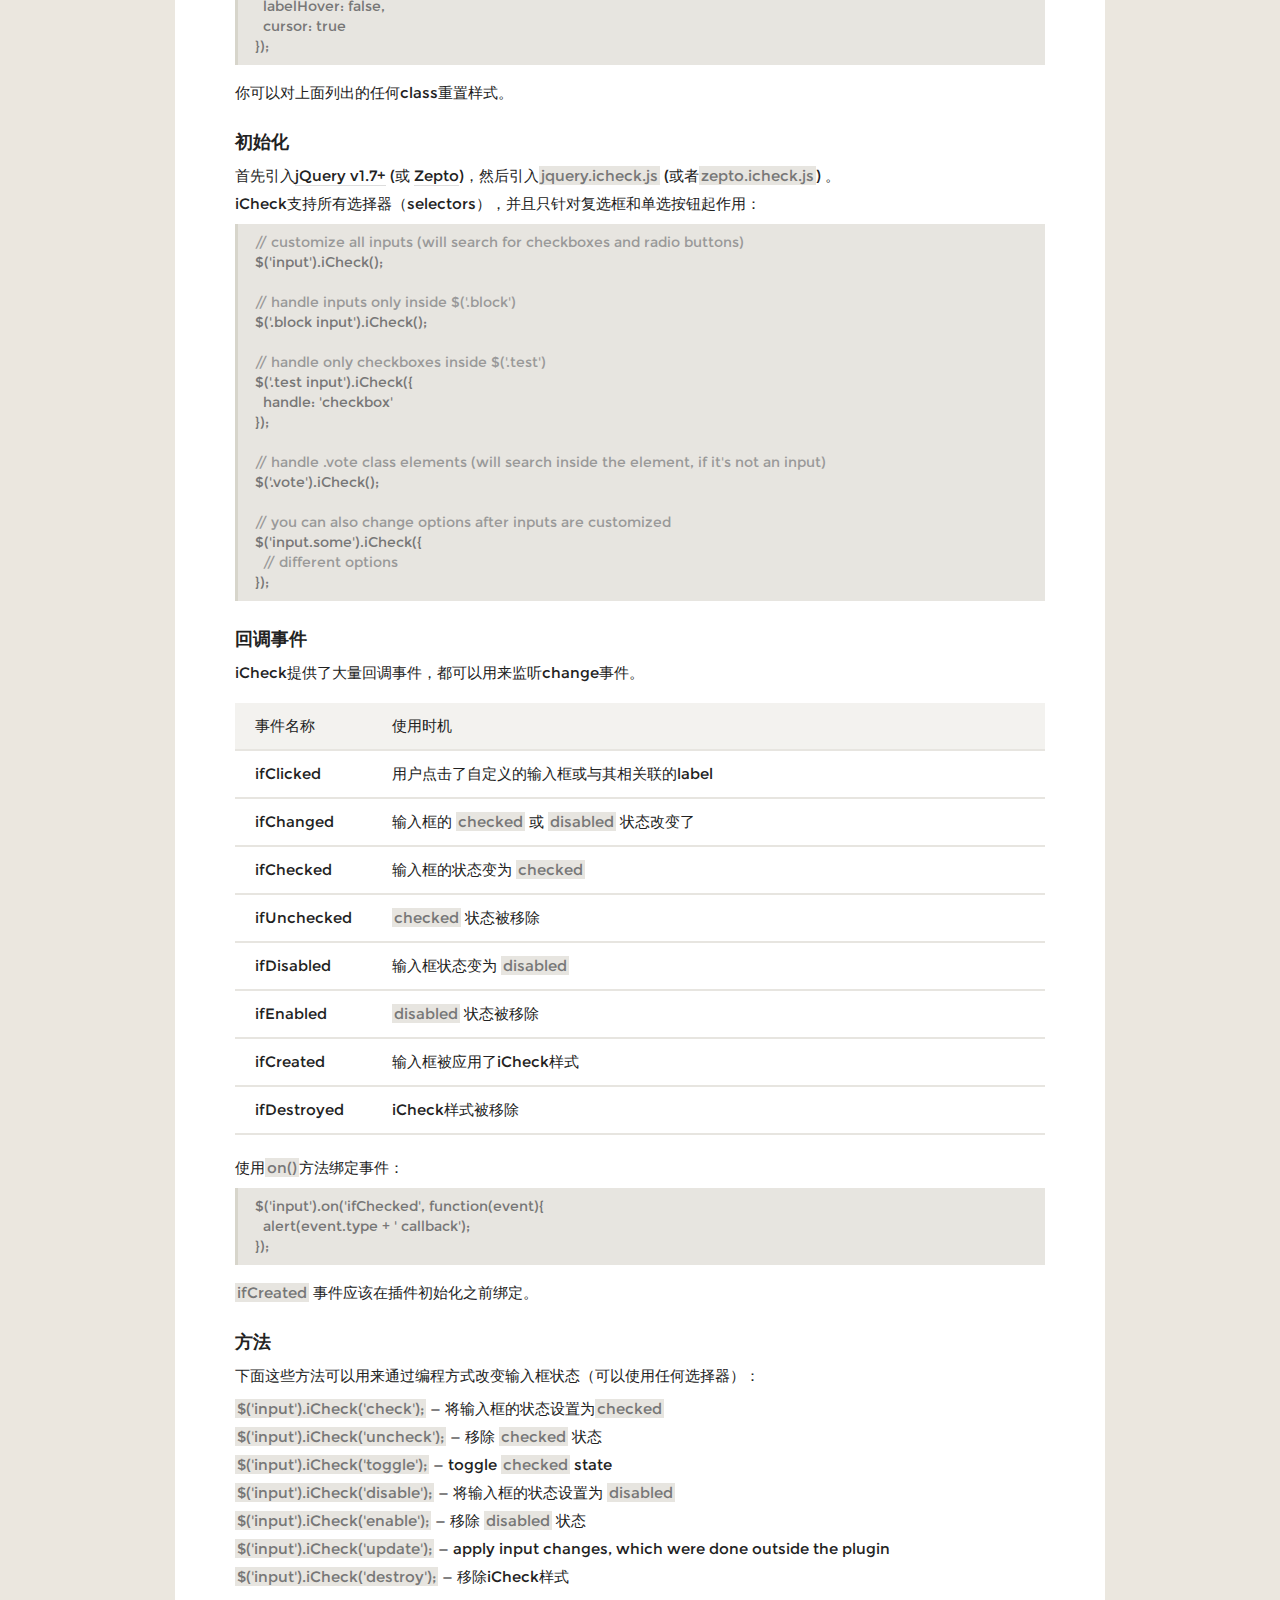
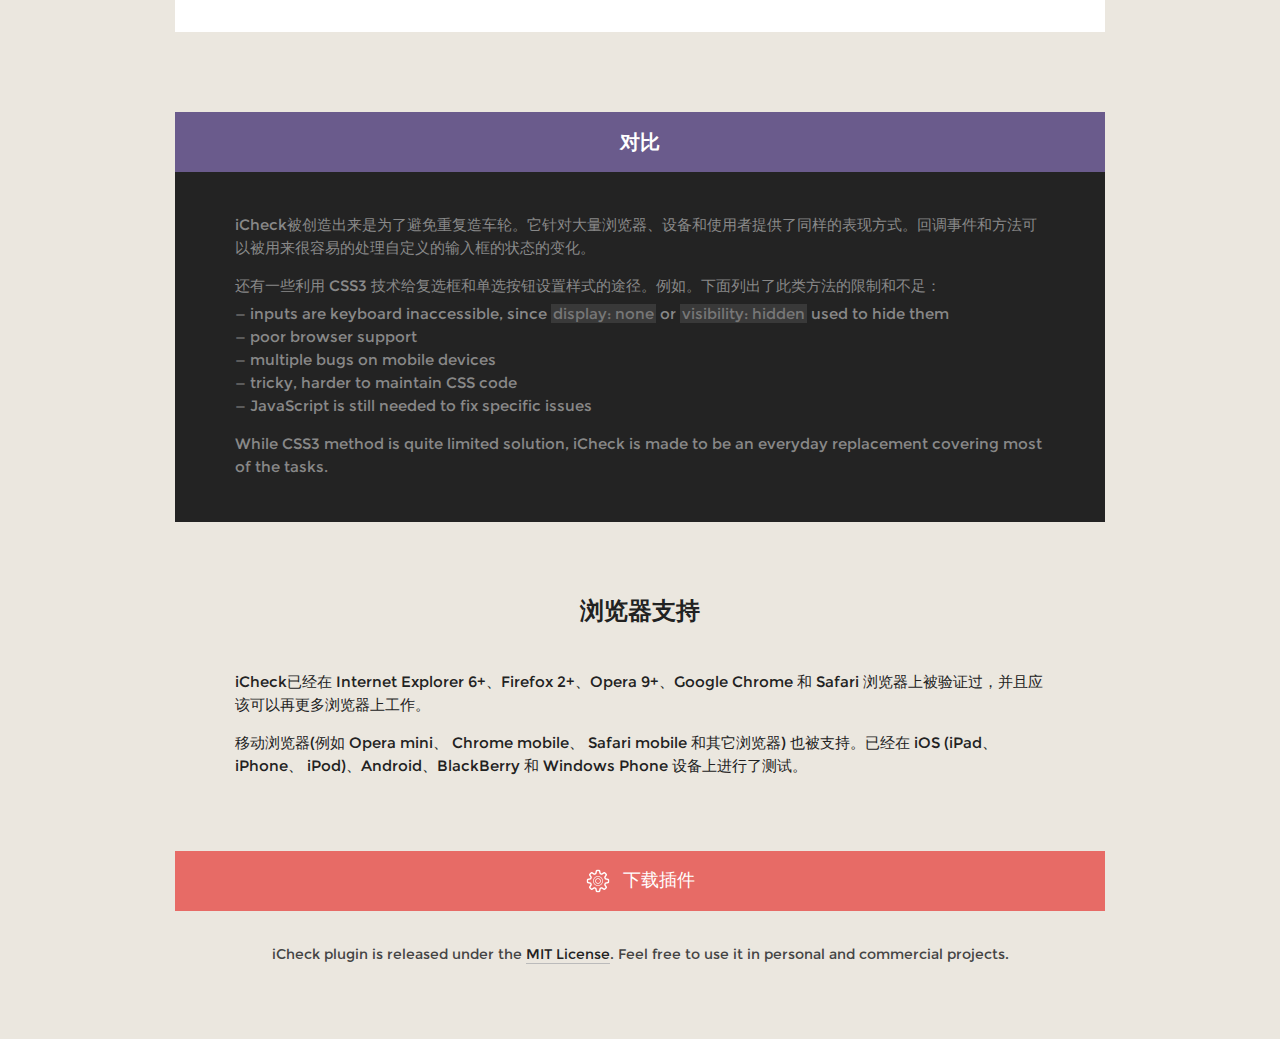
<file: grain-web/plugins/icheck/index.html>
<!DOCTYPE html>
<html lang="en">
<head>
  <title>Checkboxes and radio buttons customization (jQuery and Zepto) plugin</title>
  <meta charset="utf-8">
  <meta content="width=device-width" name="viewport">
  <link href="css/custom.css?v=1.0.2" rel="stylesheet">
  <link href="skins/all.css?v=1.0.2" rel="stylesheet">
  <script src="js/jquery.js"></script>
  <script src="icheck.js?v=1.0.2"></script>
  <script src="js/custom.min.js?v=1.0.2"></script>
</head>
<body>
  <div class="layout clear">
    <div class="header">
      <h1>super customized checkboxes and radio buttons for jQuery &amp; Zepto</h1>
      <h3>iCheck <span>v1.0.2</span></h3>
      <strong>@<a href="http://twitter.com/fronteed/">Fronteed</a></strong>
    </div>
    <div class="features">
      <div class="arrows">
        <div class="bottom" data-to="demo"></div>
      </div>
      <h2>插件特点</h2>
      <ul>
        <li>
          <strong>在不同浏览器和设备上都有相同的表现</strong> — 包括 <span class="self" data-to="download">桌面和移动设备</span>
        </li>
        <li>
          <strong>支持触摸设备</strong> — iOS、Android、BlackBerry、Windows Phone
        </li>
        <li>
          <strong>支持键盘导航</strong> — <span class="mark">Tab</span>、<span class="mark">Spacebar</span>、<span class="mark">Arrow up/down</span> 和其它快捷键
        </li>
        <li>
          <strong>方便定制</strong> — 用HTML 和 CSS 即可为其设置样式 (试试 <span class="self" data-to="skins">6 套针对Retina屏幕的皮肤吧</span>)
        </li>
        <li>
          <strong>支持 jQuery 和 Zepto</strong> JavaScript工具库
        </li>
        <li>
          <strong>体积小巧</strong> — gzip压缩后只有1 kb
        </li>
        <li class="offset">
          <strong class="self" data-to="options">25 种参数</strong> 用来定制复选框（checkbox）和单选按钮（radio button）
        </li>
        <li>
          <strong class="self" data-to="callbacks">8 个回调事件</strong> 用来监听输入框的状态
        </li>
        <li>
          <strong class="self" data-to="methods">7 个方法</strong> 用来通过编程方式控制输入框的状态
        </li>
        <li>
          能够将输入框的状态变化同步回原始输入框中， <span class="self" data-to="init">支持</span>所有选择器
        </li>
      </ul>
    </div>
    
    <div class="demo-holder">
      <h2 class="demo-title">案例</h2>
      <div class="demo">
        <div class="arrows">
          <div class="top" data-to="features"></div>
          <div class="bottom" data-to="skins"></div>
        </div>
        <div class="demo-list clear">
          <ul>
            <li>
              <input tabindex="1" type="checkbox" id="input-1">
              <label for="input-1">Checkbox, <span>#input-1</span></label>
            </li>
            <li>
              <input tabindex="2" type="checkbox" id="input-2" checked>
              <label for="input-2">Checkbox, <span>#input-2</span></label>
            </li>
          </ul>
          <ul>
            <li>
              <input tabindex="3" type="radio" id="input-3" name="demo-radio">
              <label for="input-3">Radio button, <span>#input-3</span></label>
            </li>
            <li>
              <input tabindex="4" type="radio" id="input-4" name="demo-radio" checked>
              <label for="input-4">Radio button, <span>#input-4</span></label>
            </li>
          </ul>
          <script>
          $(document).ready(function(){
            var callbacks_list = $('.demo-callbacks ul');
            $('.demo-list input').on('ifCreated ifClicked ifChanged ifChecked ifUnchecked ifDisabled ifEnabled ifDestroyed', function(event){
              callbacks_list.prepend('<li><span>#' + this.id + '</span> is ' + event.type.replace('if', '').toLowerCase() + '</li>');
            }).iCheck({
              checkboxClass: 'icheckbox_square-blue',
              radioClass: 'iradio_square-blue',
              increaseArea: '20%'
            });
          });
          </script>
        </div>
        <dl class="demo-methods">
          <dt>
            <span class="self do-check">Add <span class="mark">checked</span> state to 1 and 3 inputs</span>
            <span class="code">
              <span class="self">查看代码</span>
            </span>
          </dt>
          <dd>
<pre class="markup">
$('#input-1, #input-3').iCheck('check');
</pre>
          </dd>
          <dt>
            <span class="self do-uncheck">Remove <span class="mark">checked</span> state from 1 and 3 inputs</span>
            <span class="code">
              <span class="self">查看代码</span>
            </span>
          </dt>
          <dd>
<pre class="markup">
$('#input-1, #input-3').iCheck('uncheck');
</pre>
          </dd>
          <dt>
            <span class="self do-disable">Add <span class="mark">disabled</span> state to 2 and 4 inputs</span>
            <span class="code">
              <span class="self">查看代码</span>
            </span>
          </dt>
          <dd>
<pre class="markup">
$('#input-2, #input-4').iCheck('disable');
</pre>
          </dd>
          <dt>
            <span class="self do-enable">Remove <span class="mark">disabled</span> state from 2 and 4 inputs</span>
            <span class="code">
              <span class="self">查看代码</span>
            </span>
          </dt>
          <dd>
<pre class="markup">
$('#input-2, #input-4').iCheck('enable');
</pre>
          </dd>
          <dt>
            <span class="self do-destroy">Remove all traces of iCheck</span>
            <span class="code">
              <span class="self">查看代码</span>
            </span>
          </dt>
          <dd>
<pre class="markup">
$('input').iCheck('destroy');
</pre>
          </dd>
        </dl>
        <div class="demo-callbacks">
          <h2>回掉函数</h2>
          <ul></ul>
        </div>
      </div>
    </div>
    <div class="skins">
      <h2>皮肤</h2>
      <div class="skin skin-minimal">
        <div class="arrows">
          <div class="top" data-to="demo"></div>
          <div class="bottom" data-to="skin-square"></div>
        </div>
        <h3>Minimal 皮肤</h3>
        <dl class="clear">
          <dd class="selected">
            <div class="skin-section">
              <h4>Live</h4>
              <ul class="list">
                <li>
                  <input tabindex="5" type="checkbox" id="minimal-checkbox-1">
                  <label for="minimal-checkbox-1">Checkbox 1</label>
                </li>
                <li>
                  <input tabindex="6" type="checkbox" id="minimal-checkbox-2" checked>
                  <label for="minimal-checkbox-2">Checkbox 2</label>
                </li>
                <li>
                  <input type="checkbox" id="minimal-checkbox-disabled" disabled>
                  <label for="minimal-checkbox-disabled">Disabled</label>
                </li>
                <li>
                  <input type="checkbox" id="minimal-checkbox-disabled-checked" checked disabled>
                  <label for="minimal-checkbox-disabled-checked">Disabled &amp; checked</label>
                </li>
              </ul>
              <ul class="list">
                <li>
                  <input tabindex="7" type="radio" id="minimal-radio-1" name="minimal-radio">
                  <label for="minimal-radio-1">Radio button 1</label>
                </li>
                <li>
                  <input tabindex="8" type="radio" id="minimal-radio-2" name="minimal-radio" checked>
                  <label for="minimal-radio-2">Radio button 2</label>
                </li>
                <li>
                  <input type="radio" id="minimal-radio-disabled" disabled>
                  <label for="minimal-radio-disabled">Disabled</label>
                </li>
                <li>
                  <input type="radio" id="minimal-radio-disabled-checked" checked disabled>
                  <label for="minimal-radio-disabled-checked">Disabled &amp; checked</label>
                </li>
              </ul>
              <div class="colors clear">
                <strong>Color 主题</strong>
                <ul>
                  <li class="active" title="Black"></li>
                  <li class="red" title="Red"></li>
                  <li class="green" title="Green"></li>
                  <li class="blue" title="Blue"></li>
                  <li class="aero" title="Aero"></li>
                  <li class="grey" title="Grey"></li>
                  <li class="orange" title="Orange"></li>
                  <li class="yellow" title="Yellow"></li>
                  <li class="pink" title="Pink"></li>
                  <li class="purple" title="Purple"></li>
                </ul>
              </div>
            </div>
            <div class="skin-section skin-states">
              <h4>States</h4>
              <ul class="list">
                <li>
                  <div class="state icheckbox_minimal"></div>
                  <div class="state iradio_minimal"></div>
                  Normal
                </li>
                <li>
                  <div class="state icheckbox_minimal hover"></div>
                  <div class="state iradio_minimal hover"></div>
                  Hover
                </li>
                <li>
                  <div class="state icheckbox_minimal checked"></div>
                  <div class="state iradio_minimal checked"></div>
                  Checked
                </li>
                <li>
                  <div class="state icheckbox_minimal disabled"></div>
                  <div class="state iradio_minimal disabled"></div>
                  Disabled
                </li>
                <li>
                  <div class="state icheckbox_minimal checked disabled"></div>
                  <div class="state iradio_minimal checked disabled"></div>
                  Disabled &amp; checked
                </li>
              </ul>
            </div>
            <script>
            $(document).ready(function(){
              $('.skin-minimal input').iCheck({
                checkboxClass: 'icheckbox_minimal',
                radioClass: 'iradio_minimal',
                increaseArea: '20%'
              });
            });
            </script>
          </dd>
          <dt class="selected">Demo</dt>
          <dd>
            <div class="skin-pre">
              <p>
                Make sure <a href="http://jquery.com" target="blank">jQuery v1.7+</a> (or <a href="http://github.com/madrobby/zepto#zepto-modules" target="blank">Zepto</a> [polyfill, event, data]) is loaded before the <span class="mark">icheck.js</span>.
              </p>
            </div>
            <ol class="skin-usage">
              <li>
                Choose a color scheme, there are 10 different styles available:
                <div class="schemes clear">
                  <ul>
                    <li><strong>Black</strong> &mdash; minimal.css</li>
                    <li><strong>Red</strong> &mdash; red.css</li>
                    <li><strong>Green</strong> &mdash; green.css</li>
                    <li><strong>Blue</strong> &mdash; blue.css</li>
                    <li><strong>Aero</strong> &mdash; aero.css</li>
                  </ul>
                  <ul>
                    <li><strong>Grey</strong> &mdash; grey.css</li>
                    <li><strong>Orange</strong> &mdash; orange.css</li>
                    <li><strong>Yellow</strong> &mdash; yellow.css</li>
                    <li><strong>Pink</strong> &mdash; pink.css</li>
                    <li><strong>Purple</strong> &mdash; purple.css</li>
                  </ul>
                </div>
              </li>
              <li>
                Copy <span class="mark">/skins/minimal/</span> folder and <span class="mark">icheck.js</span>  file to your site.
              </li>
              <li>
                <p>Insert before <span class="mark">&lt;/head></span> in your HTML (replace <span class="mark">your-path</span> and <span class="mark">color-scheme</span>):</p>
<pre class="markup">
&lt;link href="your-path/minimal/color-scheme.css" rel="stylesheet">
&lt;script src="your-path/icheck.js">&lt;/script>
</pre>
                <p>Example for a <strong>Red</strong> color scheme:</p>
<pre class="markup">
&lt;link href="your-path/minimal/red.css" rel="stylesheet">
&lt;script src="your-path/icheck.js">&lt;/script>
</pre>
              </li>
              <li>
                <p>Add some checkboxes and radio buttons to your HTML:</p>
<pre class="markup">
&lt;input type="checkbox">
&lt;input type="checkbox" checked>
&lt;input type="radio" name="iCheck">
&lt;input type="radio" name="iCheck" checked>
</pre>
              </li>
              <li>
                <p>Add JavaScript to your HTML to launch iCheck plugin:</p>
<pre class="markup">
&lt;script>
$(document).ready(function(){
  $('input').iCheck({
    checkboxClass: 'icheckbox_minimal',
    radioClass: 'iradio_minimal',
    increaseArea: '20%' <span class="comment">// optional</span>
  });
});
&lt;/script>
</pre>
                <p>For different from black color schemes use this code (example for <strong>Red</strong>):</p>
<pre class="markup">
&lt;script>
$(document).ready(function(){
  $('input').iCheck({
    checkboxClass: 'icheckbox_minimal-red',
    radioClass: 'iradio_minimal-red',
    increaseArea: '20%' <span class="comment">// optional</span>
  });
});
&lt;/script>
</pre>
              </li>
              <li>Done.</li>
            </ol>
          </dd>
          <dt>使用说明</dt>
        </dl>
      </div>
      <div class="skin skin-square">
        <div class="arrows">
          <div class="top" data-to="skin-minimal"></div>
          <div class="bottom" data-to="skin-flat"></div>
        </div>
        <h3>Square 皮肤</h3>
        <dl class="clear">
          <dd class="selected">
            <div class="skin-section">
              <h4>Live</h4>
              <ul class="list">
                <li>
                  <input tabindex="9" type="checkbox" id="square-checkbox-1">
                  <label for="square-checkbox-1">Checkbox 1</label>
                </li>
                <li>
                  <input tabindex="10" type="checkbox" id="square-checkbox-2" checked>
                  <label for="square-checkbox-2">Checkbox 2</label>
                </li>
                <li>
                  <input type="checkbox" id="square-checkbox-disabled" disabled>
                  <label for="square-checkbox-disabled">Disabled</label>
                </li>
                <li>
                  <input type="checkbox" id="square-checkbox-disabled-checked" checked disabled>
                  <label for="square-checkbox-disabled-checked">Disabled &amp; checked</label>
                </li>
              </ul>
              <ul class="list">
                <li>
                  <input tabindex="11" type="radio" id="square-radio-1" name="square-radio">
                  <label for="square-radio-1">Radio button 1</label>
                </li>
                <li>
                  <input tabindex="12" type="radio" id="square-radio-2" name="square-radio" checked>
                  <label for="square-radio-2">Radio button 2</label>
                </li>
                <li>
                  <input type="radio" id="square-radio-disabled" disabled>
                  <label for="square-radio-disabled">Disabled</label>
                </li>
                <li>
                  <input type="radio" id="square-radio-disabled-checked" checked disabled>
                  <label for="square-radio-disabled-checked">Disabled &amp; checked</label>
                </li>
              </ul>
              <div class="colors clear">
                <strong>Color schemes</strong>
                <ul>
                  <li title="Black"></li>
                  <li class="red" title="Red"></li>
                  <li class="green active" title="Green"></li>
                  <li class="blue" title="Blue"></li>
                  <li class="aero" title="Aero"></li>
                  <li class="grey" title="Grey"></li>
                  <li class="orange" title="Orange"></li>
                  <li class="yellow" title="Yellow"></li>
                  <li class="pink" title="Pink"></li>
                  <li class="purple" title="Purple"></li>
                </ul>
              </div>
            </div>
            <div class="skin-section skin-states">
              <h4>States</h4>
              <ul class="list">
                <li>
                  <div class="state icheckbox_square-green"></div>
                  <div class="state iradio_square-green"></div>
                  Normal
                </li>
                <li>
                  <div class="state icheckbox_square-green hover"></div>
                  <div class="state iradio_square-green hover"></div>
                  Hover
                </li>
                <li>
                  <div class="state icheckbox_square-green checked"></div>
                  <div class="state iradio_square-green checked"></div>
                  Checked
                </li>
                <li>
                  <div class="state icheckbox_square-green disabled"></div>
                  <div class="state iradio_square-green disabled"></div>
                  Disabled
                </li>
                <li>
                  <div class="state icheckbox_square-green checked disabled"></div>
                  <div class="state iradio_square-green checked disabled"></div>
                  Disabled &amp; checked
                </li>
              </ul>
            </div>
            <script>
            $(document).ready(function(){
              $('.skin-square input').iCheck({
                checkboxClass: 'icheckbox_square-green',
                radioClass: 'iradio_square-green',
                increaseArea: '20%'
              });
            });
            </script>
          </dd>
          <dt class="selected">Demo</dt>
          <dd>
            <div class="skin-pre">
              <p>
                Make sure <a href="http://jquery.com" target="blank">jQuery v1.7+</a> (or <a href="http://github.com/madrobby/zepto#zepto-modules" target="blank">Zepto</a> [polyfill, event, data]) is loaded before the <span class="mark">icheck.js</span>.
              </p>
            </div>
            <ol class="skin-usage">
              <li>
                Choose a color scheme, there are 10 different styles available:
                <div class="schemes clear">
                  <ul>
                    <li><strong>Black</strong> &mdash; square.css</li>
                    <li><strong>Red</strong> &mdash; red.css</li>
                    <li><strong>Green</strong> &mdash; green.css</li>
                    <li><strong>Blue</strong> &mdash; blue.css</li>
                    <li><strong>Aero</strong> &mdash; aero.css</li>
                  </ul>
                  <ul>
                    <li><strong>Grey</strong> &mdash; grey.css</li>
                    <li><strong>Orange</strong> &mdash; orange.css</li>
                    <li><strong>Yellow</strong> &mdash; yellow.css</li>
                    <li><strong>Pink</strong> &mdash; pink.css</li>
                    <li><strong>Purple</strong> &mdash; purple.css</li>
                  </ul>
                </div>
              </li>
              <li>
                Copy <span class="mark">/skins/square/</span> folder and <span class="mark">icheck.js</span> file to your site.
              </li>
              <li>
                <p>Insert before <span class="mark">&lt;/head></span> in your HTML (replace <span class="mark">your-path</span> and <span class="mark">color-scheme</span>):</p>
<pre class="markup">
&lt;link href="your-path/square/color-scheme.css" rel="stylesheet">
&lt;script src="your-path/icheck.js">&lt;/script>
</pre>
                <p>Example for a <strong>Red</strong> color scheme:</p>
<pre class="markup">
&lt;link href="your-path/square/red.css" rel="stylesheet">
&lt;script src="your-path/icheck.js">&lt;/script>
</pre>
              </li>
              <li>
                <p>Add some checkboxes and radio buttons to your HTML:</p>
<pre class="markup">
&lt;input type="checkbox">
&lt;input type="checkbox" checked>
&lt;input type="radio" name="iCheck">
&lt;input type="radio" name="iCheck" checked>
</pre>
              </li>
              <li>
                <p>Add JavaScript to your HTML to launch iCheck plugin:</p>
<pre class="markup">
&lt;script>
$(document).ready(function(){
  $('input').iCheck({
    checkboxClass: 'icheckbox_square',
    radioClass: 'iradio_square',
    increaseArea: '20%' <span class="comment">// optional</span>
  });
});
&lt;/script>
</pre>
                <p>For different from black color schemes use this code (example for <strong>Red</strong>):</p>
<pre class="markup">
&lt;script>
$(document).ready(function(){
  $('input').iCheck({
    checkboxClass: 'icheckbox_square-red',
    radioClass: 'iradio_square-red',
    increaseArea: '20%' <span class="comment">// optional</span>
  });
});
&lt;/script>
</pre>
              </li>
              <li>Done.</li>
            </ol>
          </dd>
          <dt>使用说明</dt>
        </dl>
      </div>
      <div class="skin skin-flat">
        <div class="arrows">
          <div class="top" data-to="skin-square"></div>
          <div class="bottom" data-to="skin-line"></div>
        </div>
        <h3>Flat 皮肤</h3>
        <dl class="clear">
          <dd class="selected">
            <div class="skin-section">
              <h4>Live</h4>
              <ul class="list">
                <li>
                  <input tabindex="13" type="checkbox" id="flat-checkbox-1">
                  <label for="flat-checkbox-1">Checkbox 1</label>
                </li>
                <li>
                  <input tabindex="14" type="checkbox" id="flat-checkbox-2" checked>
                  <label for="flat-checkbox-2">Checkbox 2</label>
                </li>
                <li>
                  <input type="checkbox" id="flat-checkbox-disabled" disabled>
                  <label for="flat-checkbox-disabled">Disabled</label>
                </li>
                <li>
                  <input type="checkbox" id="flat-checkbox-disabled-checked" checked disabled>
                  <label for="flat-checkbox-disabled-checked">Disabled &amp; checked</label>
                </li>
              </ul>
              <ul class="list">
                <li>
                  <input tabindex="15" type="radio" id="flat-radio-1" name="flat-radio">
                  <label for="flat-radio-1">Radio button 1</label>
                </li>
                <li>
                  <input tabindex="16" type="radio" id="flat-radio-2" name="flat-radio" checked>
                  <label for="flat-radio-2">Radio button 2</label>
                </li>
                <li>
                  <input type="radio" id="flat-radio-disabled" disabled>
                  <label for="flat-radio-disabled">Disabled</label>
                </li>
                <li>
                  <input type="radio" id="flat-radio-disabled-checked" checked disabled>
                  <label for="flat-radio-disabled-checked">Disabled &amp; checked</label>
                </li>
              </ul>
              <div class="colors clear">
                <strong>Color schemes</strong>
                <ul>
                  <li title="Black"></li>
                  <li class="red active" title="Red"></li>
                  <li class="green" title="Green"></li>
                  <li class="blue" title="Blue"></li>
                  <li class="aero" title="Aero"></li>
                  <li class="grey" title="Grey"></li>
                  <li class="orange" title="Orange"></li>
                  <li class="yellow" title="Yellow"></li>
                  <li class="pink" title="Pink"></li>
                  <li class="purple" title="Purple"></li>
                </ul>
              </div>
            </div>
            <div class="skin-section skin-states">
              <h4>States</h4>
              <ul class="list">
                <li>
                  <div class="state icheckbox_flat-red"></div>
                  <div class="state iradio_flat-red"></div>
                  Normal
                </li>
                <li>
                  <div class="state icheckbox_flat-red checked"></div>
                  <div class="state iradio_flat-red checked"></div>
                  Checked
                </li>
                <li>
                  <div class="state icheckbox_flat-red disabled"></div>
                  <div class="state iradio_flat-red disabled"></div>
                  Disabled
                </li>
                <li>
                  <div class="state icheckbox_flat-red checked disabled"></div>
                  <div class="state iradio_flat-red checked disabled"></div>
                  Disabled &amp; checked
                </li>
              </ul>
            </div>
            <script>
            $(document).ready(function(){
              $('.skin-flat input').iCheck({
                checkboxClass: 'icheckbox_flat-red',
                radioClass: 'iradio_flat-red'
              });
            });
            </script>
          </dd>
          <dt class="selected">Demo</dt>
          <dd>
            <div class="skin-pre">
              <p>
                Make sure <a href="http://jquery.com" target="blank">jQuery v1.7+</a> (or <a href="http://github.com/madrobby/zepto#zepto-modules" target="blank">Zepto</a> [polyfill, event, data]) is loaded before the <span class="mark">icheck.js</span>.
              </p>
            </div>
            <ol class="skin-usage">
              <li>
                Choose a color scheme, there are 10 different styles available:
                <div class="schemes clear">
                  <ul>
                    <li><strong>Black</strong> &mdash; square.css</li>
                    <li><strong>Red</strong> &mdash; red.css</li>
                    <li><strong>Green</strong> &mdash; green.css</li>
                    <li><strong>Blue</strong> &mdash; blue.css</li>
                    <li><strong>Aero</strong> &mdash; aero.css</li>
                  </ul>
                  <ul>
                    <li><strong>Grey</strong> &mdash; grey.css</li>
                    <li><strong>Orange</strong> &mdash; orange.css</li>
                    <li><strong>Yellow</strong> &mdash; yellow.css</li>
                    <li><strong>Pink</strong> &mdash; pink.css</li>
                    <li><strong>Purple</strong> &mdash; purple.css</li>
                  </ul>
                </div>
              </li>
              <li>
                Copy <span class="mark">/skins/flat/</span> folder and <span class="mark">icheck.js</span> file to your site.
              </li>
              <li>
                <p>Insert before <span class="mark">&lt;/head></span> in your HTML (replace <span class="mark">your-path</span> and <span class="mark">color-scheme</span>):</p>
<pre class="markup">
&lt;link href="your-path/flat/color-scheme.css" rel="stylesheet">
&lt;script src="your-path/icheck.js">&lt;/script>
</pre>
                <p>Example for a <strong>Red</strong> color scheme:</p>
<pre class="markup">
&lt;link href="your-path/flat/red.css" rel="stylesheet">
&lt;script src="your-path/icheck.js">&lt;/script>
</pre>
              </li>
              <li>
                <p>Add some checkboxes and radio buttons to your HTML:</p>
<pre class="markup">
&lt;input type="checkbox">
&lt;input type="checkbox" checked>
&lt;input type="radio" name="iCheck">
&lt;input type="radio" name="iCheck" checked>
</pre>
              </li>
              <li>
                <p>Add JavaScript to your HTML to launch iCheck plugin:</p>
<pre class="markup">
&lt;script>
$(document).ready(function(){
  $('input').iCheck({
    checkboxClass: 'icheckbox_flat',
    radioClass: 'iradio_flat'
  });
});
&lt;/script>
</pre>
                <p>For different from black color schemes use this code (example for <strong>Red</strong>):</p>
<pre class="markup">
&lt;script>
$(document).ready(function(){
  $('input').iCheck({
    checkboxClass: 'icheckbox_flat-red',
    radioClass: 'iradio_flat-red'
  });
});
&lt;/script>
</pre>
              </li>
              <li>Done.</li>
            </ol>
          </dd>
          <dt>使用说明</dt>
        </dl>
      </div>
      <div class="skin skin-line">
        <div class="arrows">
          <div class="top" data-to="skin-flat"></div>
          <div class="bottom" data-to="skin-polaris"></div>
        </div>
        <h3>Line 皮肤</h3>
        <dl class="clear">
          <dd class="selected">
            <div class="skin-section">
              <h4>Live</h4>
              <ul class="list">
                <li>
                  <input tabindex="17" type="checkbox" id="line-checkbox-1">
                  <label for="line-checkbox-1">Checkbox 1</label>
                </li>
                <li>
                  <input tabindex="18" type="checkbox" id="line-checkbox-2" checked>
                  <label for="line-checkbox-2">Checkbox 2</label>
                </li>
                <li>
                  <input type="checkbox" id="line-checkbox-disabled" disabled>
                  <label for="line-checkbox-disabled">Disabled</label>
                </li>
                <li>
                  <input type="checkbox" id="line-checkbox-disabled-checked" checked disabled>
                  <label for="line-checkbox-disabled-checked">Disabled &amp; checked</label>
                </li>
              </ul>
              <ul class="list">
                <li>
                  <input tabindex="19" type="radio" id="line-radio-1" name="line-radio">
                  <label for="line-radio-1">Radio button 1</label>
                </li>
                <li>
                  <input tabindex="20" type="radio" id="line-radio-2" name="line-radio" checked>
                  <label for="line-radio-2">Radio button 2</label>
                </li>
                <li>
                  <input type="radio" id="line-radio-disabled" disabled>
                  <label for="line-radio-disabled">Disabled</label>
                </li>
                <li>
                  <input type="radio" id="line-radio-disabled-checked" checked disabled>
                  <label for="line-radio-disabled-checked">Disabled &amp; checked</label>
                </li>
              </ul>
              <div class="colors clear">
                <strong>Color schemes</strong>
                <ul>
                  <li title="Black"></li>
                  <li class="red" title="Red"></li>
                  <li class="green" title="Green"></li>
                  <li class="blue active" title="Blue"></li>
                  <li class="aero" title="Aero"></li>
                  <li class="grey" title="Grey"></li>
                  <li class="orange" title="Orange"></li>
                  <li class="yellow" title="Yellow"></li>
                  <li class="pink" title="Pink"></li>
                  <li class="purple" title="Purple"></li>
                </ul>
              </div>
            </div>
            <div class="skin-section skin-states">
              <h4>States</h4>
              <ul class="list">
                <li>
                  <div class="state icheckbox_line-blue">
                    <div class="icheck_line-icon"></div>
                    Normal
                  </div>
                </li>
                <li>
                  <div class="state icheckbox_line-blue hover">
                    <div class="icheck_line-icon"></div>
                    Hover
                  </div>
                </li>
                <li>
                  <div class="state icheckbox_line-blue checked">
                    <div class="icheck_line-icon"></div>
                    Checked
                  </div>
                </li>
                <li>
                  <div class="state icheckbox_line-blue disabled">
                    <div class="icheck_line-icon"></div>
                    Disabled
                  </div>
                </li>
                <li>
                  <div class="state icheckbox_line-blue checked disabled">
                    <div class="icheck_line-icon"></div>
                    Disabled &amp; checked
                  </div>
                </li>
              </ul>
            </div>
            <script>
            $(document).ready(function(){
              $('.skin-line input').each(function(){
                var self = $(this),
                  label = self.next(),
                  label_text = label.text();

                label.remove();
                self.iCheck({
                  checkboxClass: 'icheckbox_line-blue',
                  radioClass: 'iradio_line-blue',
                  insert: '<div class="icheck_line-icon"></div>' + label_text
                });
              });
            });
            </script>
          </dd>
          <dt class="selected">Demo</dt>
          <dd>
            <div class="skin-pre">
              <p>
                Make sure <a href="http://jquery.com" target="blank">jQuery v1.7+</a> (or <a href="http://github.com/madrobby/zepto#zepto-modules" target="blank">Zepto</a> [polyfill, event, data]) is loaded before the <span class="mark">icheck.js</span>.
              </p>
            </div>
            <ol class="skin-usage">
              <li>
                Choose a color scheme, there are 10 different styles available:
                <div class="schemes clear">
                  <ul>
                    <li><strong>Black</strong> &mdash; line.css</li>
                    <li><strong>Red</strong> &mdash; red.css</li>
                    <li><strong>Green</strong> &mdash; green.css</li>
                    <li><strong>Blue</strong> &mdash; blue.css</li>
                    <li><strong>Aero</strong> &mdash; aero.css</li>
                  </ul>
                  <ul>
                    <li><strong>Grey</strong> &mdash; grey.css</li>
                    <li><strong>Orange</strong> &mdash; orange.css</li>
                    <li><strong>Yellow</strong> &mdash; yellow.css</li>
                    <li><strong>Pink</strong> &mdash; pink.css</li>
                    <li><strong>Purple</strong> &mdash; purple.css</li>
                  </ul>
                </div>
              </li>
              <li>
                Copy <span class="mark">/skins/line/</span> folder and <span class="mark">icheck.js</span> file to your site.
              </li>
              <li>
                <p>Insert before <span class="mark">&lt;/head></span> in your HTML (replace <span class="mark">your-path</span> and <span class="mark">color-scheme</span>):</p>
<pre class="markup">
&lt;link href="your-path/line/color-scheme.css" rel="stylesheet">
&lt;script src="your-path/icheck.js">&lt;/script>
</pre>
                  <p>Example for a <strong>Red</strong> color scheme:</p>
<pre class="markup">
&lt;link href="your-path/line/red.css" rel="stylesheet">
&lt;script src="your-path/icheck.js">&lt;/script>
</pre>
              </li>
              <li>
                <p>Add some checkboxes, radio buttons and labels to your HTML:</p>
<pre class="markup">
&lt;input type="checkbox">
&lt;label>Checkbox 1&lt;/label>

&lt;input type="checkbox" checked>
&lt;label>Checkbox 2&lt;/label>

&lt;input type="radio" name="iCheck">
&lt;label>Radio button 1&lt;/label>

&lt;input type="radio" name="iCheck" checked>
&lt;label>Radio button 2&lt;/label>
</pre>
              </li>
              <li>
                <p>Add JavaScript to your HTML to launch iCheck plugin:</p>
<pre class="markup">
&lt;script>
$(document).ready(function(){
  $('input').each(function(){
    var self = $(this),
      label = self.next(),
      label_text = label.text();

    label.remove();
    self.iCheck({
      checkboxClass: 'icheckbox_line',
      radioClass: 'iradio_line',
      insert: '&lt;div class="icheck_line-icon">&lt;/div>' + label_text
    });
  });
});
&lt;/script>
</pre>
                <p>For different from black color schemes use this code (example for <strong>Red</strong>):</p>
<pre class="markup">
&lt;script>
$(document).ready(function(){
  $('input').each(function(){
    var self = $(this),
      label = self.next(),
      label_text = label.text();

    label.remove();
    self.iCheck({
      checkboxClass: 'icheckbox_line-red',
      radioClass: 'iradio_line-red',
      insert: '&lt;div class="icheck_line-icon">&lt;/div>' + label_text
    });
  });
});
&lt;/script>
</pre>
              </li>
              <li>Done.</li>
            </ol>
          </dd>
          <dt>使用说明</dt>
        </dl>
      </div>
      <div class="skin skin-polaris">
        <div class="arrows">
          <div class="top" data-to="skin-line"></div>
          <div class="bottom" data-to="skin-futurico"></div>
        </div>
        <h3>Polaris 皮肤</h3>
        <dl class="clear">
          <dd class="selected">
            <div class="skin-section">
              <h4>Live</h4>
              <ul class="list">
                <li>
                  <input tabindex="21" type="checkbox" id="polaris-checkbox-1">
                  <label for="polaris-checkbox-1">Checkbox 1</label>
                </li>
                <li>
                  <input tabindex="22" type="checkbox" id="polaris-checkbox-2" checked>
                  <label for="polaris-checkbox-2">Checkbox 2</label>
                </li>
                <li>
                  <input type="checkbox" id="polaris-checkbox-disabled" disabled>
                  <label for="polaris-checkbox-disabled">Disabled</label>
                </li>
                <li>
                  <input type="checkbox" id="polaris-checkbox-disabled-checked" checked disabled>
                  <label for="polaris-checkbox-disabled-checked">Disabled &amp; checked</label>
                </li>
              </ul>
              <ul class="list">
                <li>
                  <input tabindex="23" type="radio" id="polaris-radio-1" name="polaris-radio">
                  <label for="polaris-radio-1">Radio button 1</label>
                </li>
                <li>
                  <input tabindex="24" type="radio" id="polaris-radio-2" name="polaris-radio" checked>
                  <label for="polaris-radio-2">Radio button 2</label>
                </li>
                <li>
                  <input type="radio" id="polaris-radio-disabled" disabled>
                  <label for="polaris-radio-disabled">Disabled</label>
                </li>
                <li>
                  <input type="radio" id="polaris-radio-disabled-checked" checked disabled>
                  <label for="polaris-radio-disabled-checked">Disabled &amp; checked</label>
                </li>
              </ul>
            </div>
            <div class="skin-section skin-states">
              <h4>States</h4>
              <ul class="list">
                <li>
                  <div class="state icheckbox_polaris"></div>
                  <div class="state iradio_polaris"></div>
                  Normal
                </li>
                <li>
                  <div class="state icheckbox_polaris hover"></div>
                  <div class="state iradio_polaris hover"></div>
                  Hover
                </li>
                <li>
                  <div class="state icheckbox_polaris checked"></div>
                  <div class="state iradio_polaris checked"></div>
                  Checked
                </li>
                <li>
                  <div class="state icheckbox_polaris disabled"></div>
                  <div class="state iradio_polaris disabled"></div>
                  Disabled
                </li>
                <li>
                  <div class="state icheckbox_polaris checked disabled"></div>
                  <div class="state iradio_polaris checked disabled"></div>
                  Disabled &amp; checked
                </li>
              </ul>
            </div>
            <script>
            $(document).ready(function(){
              $('.skin-polaris input').iCheck({
                checkboxClass: 'icheckbox_polaris',
                radioClass: 'iradio_polaris',
                increaseArea: '-10%'
              });
            });
            </script>
          </dd>
          <dt class="selected">Demo</dt>
          <dd>
            <div class="skin-pre">
              <p>
                Make sure <a href="http://jquery.com" target="blank">jQuery v1.7+</a> (or <a href="http://github.com/madrobby/zepto#zepto-modules" target="blank">Zepto</a> [polyfill, event, data]) is loaded before the <span class="mark">icheck.js</span>.
              </p>
            </div>
            <ol class="skin-usage">
              <li>
                Copy <span class="mark">/skins/polaris/</span> folder and <span class="mark">icheck.js</span> file to your site.
              </li>
              <li>
                <p>Insert before <span class="mark">&lt;/head></span> in your HTML (replace <span class="mark">your-path</span> and <span class="mark">color-scheme</span>):</p>
<pre class="markup">
&lt;link href="your-path/polaris/polaris.css" rel="stylesheet">
&lt;script src="your-path/icheck.js">&lt;/script>
</pre>
              </li>
              <li>
                <p>Add some checkboxes and radio buttons to your HTML:</p>
<pre class="markup">
&lt;input type="checkbox">
&lt;input type="checkbox" checked>
&lt;input type="radio" name="iCheck">
&lt;input type="radio" name="iCheck" checked>
</pre>
              </li>
              <li>
                <p>Add JavaScript to your HTML to launch iCheck plugin:</p>
<pre class="markup">
&lt;script>
$(document).ready(function(){
  $('input').iCheck({
    checkboxClass: 'icheckbox_polaris',
    radioClass: 'iradio_polaris',
    increaseArea: '-10%' <span class="comment">// optional</span>
  });
});
&lt;/script>
</pre>
              </li>
              <li>Done.</li>
            </ol>
          </dd>
          <dt>使用说明</dt>
        </dl>
      </div>
      <div class="skin skin-futurico">
        <div class="arrows">
          <div class="top" data-to="skin-polaris"></div>
          <div class="bottom" data-to="usage"></div>
        </div>
        <h3>Futurico 皮肤</h3>
        <dl class="clear">
          <dd class="selected">
            <div class="skin-section">
              <h4>Live</h4>
              <ul class="list">
                <li>
                  <input tabindex="25" type="checkbox" id="futurico-checkbox-1">
                  <label for="futurico-checkbox-1">Checkbox 1</label>
                </li>
                <li>
                  <input tabindex="26" type="checkbox" id="futurico-checkbox-2" checked>
                  <label for="futurico-checkbox-2">Checkbox 2</label>
                </li>
                <li>
                  <input type="checkbox" id="futurico-checkbox-disabled" disabled>
                  <label for="futurico-checkbox-disabled">Disabled</label>
                </li>
                <li>
                  <input type="checkbox" id="futurico-checkbox-disabled-checked" checked disabled>
                  <label for="futurico-checkbox-disabled-checked">Disabled &amp; checked</label>
                </li>
              </ul>
              <ul class="list">
                <li>
                  <input tabindex="27" type="radio" id="futurico-radio-1" name="futurico-radio">
                  <label for="futurico-radio-1">Radio button 1</label>
                </li>
                <li>
                  <input tabindex="28" type="radio" id="futurico-radio-2" name="futurico-radio" checked>
                  <label for="futurico-radio-2">Radio button 2</label>
                </li>
                <li>
                  <input type="radio" id="futurico-radio-disabled" disabled>
                  <label for="futurico-radio-disabled">Disabled</label>
                </li>
                <li>
                  <input type="radio" id="futurico-radio-disabled-checked" checked disabled>
                  <label for="futurico-radio-disabled-checked">Disabled &amp; checked</label>
                </li>
              </ul>
            </div>
            <div class="skin-section skin-states">
              <h4>States</h4>
              <ul class="list">
                <li>
                  <div class="state icheckbox_futurico"></div>
                  <div class="state iradio_futurico"></div>
                  Normal
                </li>
                <li>
                  <div class="state icheckbox_futurico checked"></div>
                  <div class="state iradio_futurico checked"></div>
                  Checked
                </li>
                <li>
                  <div class="state icheckbox_futurico disabled"></div>
                  <div class="state iradio_futurico disabled"></div>
                  Disabled
                </li>
                <li>
                  <div class="state icheckbox_futurico checked disabled"></div>
                  <div class="state iradio_futurico checked disabled"></div>
                  Disabled &amp; checked
                </li>
              </ul>
            </div>
            <script>
            $(document).ready(function(){
              $('.skin-futurico input').iCheck({
                checkboxClass: 'icheckbox_futurico',
                radioClass: 'iradio_futurico',
                increaseArea: '20%'
              });
            });
            </script>
          </dd>
          <dt class="selected">Demo</dt>
          <dd>
            <div class="skin-pre">
              <p>
                Make sure <a href="http://jquery.com" target="blank">jQuery v1.7+</a> (or <a href="http://github.com/madrobby/zepto#zepto-modules" target="blank">Zepto</a> [polyfill, event, data]) is loaded before the <span class="mark">icheck.js</span>.
              </p>
            </div>
            <ol class="skin-usage">
              <li>
                Copy <span class="mark">/skins/futurico/</span> folder and <span class="mark">icheck.js</span> file to your site.
              </li>
              <li>
                <p>Insert before <span class="mark">&lt;/head></span> in your HTML (replace <span class="mark">your-path</span> and <span class="mark">color-scheme</span>):</p>
<pre class="markup">
&lt;link href="your-path/futurico/futurico.css" rel="stylesheet">
&lt;script src="your-path/icheck.js">&lt;/script>
</pre>
              </li>
              <li>
                <p>Add some checkboxes and radio buttons to your HTML:</p>
<pre class="markup">
&lt;input type="checkbox">
&lt;input type="checkbox" checked>
&lt;input type="radio" name="iCheck">
&lt;input type="radio" name="iCheck" checked>
</pre>
              </li>
              <li>
                <p>Add JavaScript to your HTML to launch iCheck plugin:</p>
<pre class="markup">
&lt;script>
$(document).ready(function(){
  $('input').iCheck({
    checkboxClass: 'icheckbox_futurico',
    radioClass: 'iradio_futurico',
    increaseArea: '20%' <span class="comment">// optional</span>
  });
});
&lt;/script>
</pre>
              </li>
              <li>Done.</li>
            </ol>
          </dd>
          <dt>使用说明</dt>
        </dl>
      </div>
     <div class="skins-info">
        <p>所有皮肤（除了Line）都是支持透明的，你可以将它们应用在任何背景上。</p>
        <p>Square、Flat、Polaris 和 Futurico 皮肤参考了<a href="http://designmodo.com/freebies/" target="blank">Designmodo's UI packs</a>。</p>
      </div>
    </div>
    <div class="usage">
      <div class="arrows">
        <div class="top" data-to="skin-futurico"></div>
        <div class="bottom" data-to="comparison"></div>
      </div>
      <h2>最简单的使用指南</h2>
      <div class="usage-inner">
        <p>
          iCheck插件就像是复选框和单选按钮的构造器。
          <br><strong>它将每个输入框都用一个div包裹起来</strong>，这样，你就可以按自己的需要定制样式或者使用<span class="self" data-to="skins">自带的皮肤了</span>。
          <br>你还可以通过<span class="mark">insert</span>参数向这个div中放置HTML代码或文本。
        </p>
        <p class="offset">对于下面这段HTML代码：</p>
<pre class="markup">&lt;label&gt;
  &lt;input type="checkbox" name="quux[1]" disabled&gt;
  Foo
&lt;/label&gt;

&lt;label for="baz[1]"&gt;Bar&lt;/label&gt;
&lt;input type="radio" name="quux[2]" id="baz[1]" checked&gt;

&lt;label for="baz[2]"&gt;Bar&lt;/label&gt;
&lt;input type="radio" name="quux[2]" id="baz[2]"&gt;
</pre>
        <p class="offset">在默认参数下使用iCheck时会得到如下结果：</p>
<pre class="markup">&lt;label&gt;
  &lt;div class="icheckbox disabled"&gt;&lt;input type="checkbox" name="quux[1]" disabled&gt;&lt;/div&gt;
  Foo
&lt;/label&gt;

&lt;label for="baz[1]"&gt;Bar&lt;/label&gt;
&lt;div class="iradio checked"&gt;&lt;input type="radio" name="quux[2]" id="baz[1]" checked&gt;&lt;/div&gt;

&lt;label for="baz[2]"&gt;Bar&lt;/label&gt;
&lt;div class="iradio"&gt;&lt;input type="radio" name="quux[2]" id="baz[2]"&gt;&lt;/div&gt;
</pre>
        <p>默认情况下，iCheck并不会给输入框外面包裹的div设置任何CSS样式（在你不使用皮肤的时）。</p>
        <h4 class="options">参数</h4>
        <p>下面是参数列表及其默认值：</p>
<pre class="markup">{
  <span class="comment">// 'checkbox' or 'radio' to style only checkboxes or radio buttons, both by default</span>
  handle: '',

  <span class="comment">// base class added to customized checkboxes</span>
  checkboxClass: 'icheckbox',

  <span class="comment">// base class added to customized radio buttons</span>
  radioClass: 'iradio',

  <span class="comment">// class added on checked state (input.checked = true)</span>
  checkedClass: 'checked',

    <span class="comment">// if not empty, used instead of 'checkedClass' option (input type specific)</span>
    checkedCheckboxClass: '',
    checkedRadioClass: '',

  <span class="comment">// if not empty, added as class name on unchecked state (input.checked = false)</span>
  uncheckedClass: '',

    <span class="comment">// if not empty, used instead of 'uncheckedClass' option (input type specific)</span>
    uncheckedCheckboxClass: '',
    uncheckedRadioClass: '',

  <span class="comment">// class added on disabled state (input.disabled = true)</span>
  disabledClass: 'disabled',

    <span class="comment">// if not empty, used instead of 'disabledClass' option (input type specific)</span>
    disabledCheckboxClass: '',
    disabledRadioClass: '',

  <span class="comment">// if not empty, added as class name on enabled state (input.disabled = false)</span>
  enabledClass: '',

    <span class="comment">// if not empty, used instead of 'enabledClass' option (input type specific)</span>
    enabledCheckboxClass: '',
    enabledRadioClass: '',

  <span class="comment">// class added on hover state (pointer is moved onto an input)</span>
  hoverClass: 'hover',

  <span class="comment">// class added on focus state (input has gained focus)</span>
  focusClass: 'focus',

  <span class="comment">// class added on active state (mouse button is pressed on an input)</span>
  activeClass: 'active',

  <span class="comment">// adds hoverClass to customized input on label hover and labelHoverClass to label on input hover</span>
  labelHover: true,

    <span class="comment">// class added to label if labelHover set to true</span>
    labelHoverClass: 'hover',

  <span class="comment">// increase clickable area by given % (negative number to decrease)</span>
  increaseArea: '',

  <span class="comment">// true to set 'pointer' CSS cursor over enabled inputs and 'default' over disabled</span>
  cursor: false,

  <span class="comment">// set true to inherit original input's class name</span>
  inheritClass: false,

  <span class="comment">// if set to true, input's id is prefixed with 'iCheck-' and attached</span>
  inheritID: false,

  <span class="comment">// add HTML code or text inside customized input</span>
  insert: ''
}
</pre>
        <p>调用iCheck时，只需要将修改了默认值的参数列出来即可：</p>
<pre class="markup">$('input').iCheck({
  labelHover: false,
  cursor: true
});
</pre>
        <p>你可以对上面列出的任何class重置样式。</p>
        <h4 class="init">初始化</h4>
        <p>首先引入<a href="http://jquery.com" target="blank">jQuery v1.7+</a> (或 <a href="http://zeptojs.com" target="blank">Zepto</a>)，然后引入<span class="mark">jquery.icheck.js</span> (或者<span class="mark">zepto.icheck.js</span>) 。</p>
        <p>iCheck支持所有选择器（selectors），并且只针对复选框和单选按钮起作用：</p>
<pre class="markup"><span class="comment">// customize all inputs (will search for checkboxes and radio buttons)</span>
$('input').iCheck();

<span class="comment">// handle inputs only inside $('.block')</span>
$('.block input').iCheck();

<span class="comment">// handle only checkboxes inside $('.test')</span>
$('.test input').iCheck({
  handle: 'checkbox'
});

<span class="comment">// handle .vote class elements (will search inside the element, if it's not an input)</span>
$('.vote').iCheck();

<span class="comment">// you can also change options after inputs are customized</span>
$('input.some').iCheck({
  <span class="comment">// different options</span>
});
</pre>
        <h4 class="callbacks">回调事件</h4>
        <p class="callbacks-info">iCheck提供了大量回调事件，都可以用来监听change事件。</p>
        <table>
          <thead>
            <tr>
              <th>事件名称</th>
              <td>使用时机</td>
            </tr>
          </thead>
          <tbody>
            <tr>
              <th>ifClicked</th>
              <td>用户点击了自定义的输入框或与其相关联的label</td>
            </tr>
            <tr>
              <th>ifChanged</th>
              <td>输入框的 <span class="mark">checked</span> 或 <span class="mark">disabled</span> 状态改变了</td>
            </tr>
            <tr>
              <th>ifChecked</th>
              <td>输入框的状态变为 <span class="mark">checked</span></td>
            </tr>
            <tr>
              <th>ifUnchecked</th>
              <td><span class="mark">checked</span> 状态被移除</td>
            </tr>
            <tr>
              <th>ifDisabled</th>
              <td>输入框状态变为 <span class="mark">disabled</span></td>
            </tr>
            <tr>
              <th>ifEnabled</th>
              <td><span class="mark">disabled</span> 状态被移除</td>
            </tr>
            <tr>
              <th>ifCreated</th>
              <td>输入框被应用了iCheck样式</td>
            </tr>
            <tr>
              <th>ifDestroyed</th>
              <td>iCheck样式被移除</td>
            </tr>
          </tbody>
        </table>
        <p>使用<span class="mark">on()</span>方法绑定事件：</p><p>
</p><pre class="markup">$('input').on('ifChecked', function(event){
  alert(event.type + ' callback');
});
</pre>
        <p><span class="mark">ifCreated</span> 事件应该在插件初始化之前绑定。</p>
        <h4 class="methods">方法</h4>
        <p class="methods-info">下面这些方法可以用来通过编程方式改变输入框状态（可以使用任何选择器）：</p>
        <p><span class="mark">$('input').iCheck('check');</span> — 将输入框的状态设置为<span class="mark">checked</span></p>
        <p><span class="mark">$('input').iCheck('uncheck');</span> — 移除 <span class="mark">checked</span> 状态</p>
        <p><span class="mark">$('input').iCheck('toggle');</span> — toggle <span class="mark">checked</span> state</p>
        <p><span class="mark">$('input').iCheck('disable');</span> — 将输入框的状态设置为 <span class="mark">disabled</span></p>
        <p><span class="mark">$('input').iCheck('enable');</span> — 移除 <span class="mark">disabled</span> 状态</p>
        <p><span class="mark">$('input').iCheck('update');</span> — apply input changes, which were done outside the plugin</p>
        <p><span class="mark">$('input').iCheck('destroy');</span> — 移除iCheck样式</p>
      </div>
    </div>
    <div class="benefits comparison">
      <div class="arrows">
        <div class="top" data-to="usage"></div>
        <div class="bottom" data-to="download"></div>
      </div>
      <h2>对比</h2>
      <div class="benefits-inner">
        <p>iCheck被创造出来是为了避免重复造车轮。它针对大量浏览器、设备和使用者提供了同样的表现方式。回调事件和方法可以被用来很容易的处理自定义的输入框的状态的变化。</p>
        <p>还有一些利用 CSS3 技术给复选框和单选按钮设置样式的途径。例如<a href="http://webdesign.tutsplus.com/tutorials/htmlcss-tutorials/quick-tip-easy-css3-checkboxes-and-radio-buttons/" target="blank"></a>。下面列出了此类方法的限制和不足：</p>
        <ul>
          <li>
            — inputs are keyboard inaccessible, since <span class="mark">display: none</span> or <span class="mark">visibility: hidden</span> used to hide them
          </li>
          <li>
            — poor browser support
          </li>
          <li>
            — multiple bugs on mobile devices
          </li>
          <li>
            — tricky, harder to maintain CSS code
          </li>
          <li>
            — JavaScript is still needed to fix specific issues
          </li>
        </ul>
        <p>While CSS3 method is quite limited solution, iCheck is made to be an everyday replacement covering most of the tasks.</p>
      </div>
    </div>
    <div class="browsers">
      <h2>浏览器支持</h2>
      <div class="browsers-inner">
        <p>iCheck已经在 Internet Explorer 6+、Firefox 2+、Opera 9+、Google Chrome 和 Safari 浏览器上被验证过，并且应该可以再更多浏览器上工作。</p>
        <p>移动浏览器(例如 Opera mini、 Chrome mobile、 Safari mobile 和其它浏览器) 也被支持。已经在 iOS (iPad、 iPhone、 iPod)、Android、BlackBerry 和 Windows Phone 设备上进行了测试。</p>
      </div>
    </div>
    <div class="download">
      <a href="http://github.com/fronteed/iCheck/">下载插件</a>
    </div>
    <div class="license">iCheck plugin is released under the <a href="http://en.wikipedia.org/wiki/MIT_License" target="blank">MIT License</a>. Feel free to use it in personal and commercial projects.</div>
  </div>
 
  
</body>
</html>
</file>
<file: grain-web/css/style.css>
/*
Colors:
	Body 		  : #868F9B
	Headers 	: #10161A
	Primary 	: #6195FF
	Dark      : #FCFCFF
	Grey 		  : #F4F4F4 #FAFAFA #EEE

Fonts: Montserrat Varela Round

Table OF Contents
------------------------------------
1 > General
2 > Logo
3 > Navigation
4 > Header
5 > About
6 > Portfolio
7 > Services
8 >  Why choose us
9 >  Numbers
10 > Pricing
11 > Testimonial
12 > Team
13 > Blog
14 > Blog post
15 > Blog sidebar
16 > Contact
17 > Footer
18 > Responsive
19 > Owl theme
20 > Back to top
21 > Preloader

------------------------------------*/

/*------------------------------------*\
	General
\*------------------------------------*/

/* -- typography -- */

body {
  font-family: 'PingFangSC-Regular', 'Microsoft YaHei', 'sans-serif';
  font-size: 16px;
  line-height: 1.6;
  overflow-x: hidden;
  color: #868f9b;
}

h1,
h2,
h3,
h4,
h5,
h6 {
  font-family: 'PingFangSC-Regular', 'Microsoft YaHei', 'sans-serif';
  font-weight: 700;
  margin-top: 0;
  margin-bottom: 20px;
  color: #10161a;
}

h1 {
  font-size: 54px;
}

h2 {
  font-size: 36px;
}

h3 {
  font-size: 21px;
}

h4 {
  font-size: 18px;
}

h5 {
  font-size: 16px;
}

a {
  /*color: #6195FF;*/
  color: #5bb8c1;
  text-decoration: none;
  -webkit-transition: 0.2s opacity;
  transition: 0.2s opacity;
}

a:hover,
a:focus {
  text-decoration: none;
  outline: none;
  opacity: 0.8;
  color: #6195ff;
}

.main-color {
  color: #6195ff;
}

.white-text {
  color: #fff;
}

::-moz-selection {
  background-color: #6195ff;
  color: #fff;
}

::selection {
  background-color: #6195ff;
  color: #fff;
}

ul,
ol {
  margin: 0;
  padding: 0;
  list-style: none;
}

/* -- section  -- */

.section {
  position: relative;
}

.md-padding {
  padding-top: 120px;
  padding-bottom: 120px;
}

.sm-padding {
  padding-top: 60px;
  padding-bottom: 60px;
}

/* --  background section  -- */

.bg-grey {
  background-color: #fafafa;
  border-top: 1px solid #eee;
  border-bottom: 1px solid #eee;
}

.bg-dark {
  background-color: #1c1d21;
}

/* --  background image section  -- */

.bg-img {
  position: absolute;
  left: 0;
  top: 0;
  right: 0;
  bottom: 0;
  z-index: -1;
  background-position: center;
  background-size: cover;
  background-attachment: fixed;
}

.bg-img .overlay {
  position: absolute;
  left: 0;
  top: 0;
  right: 0;
  bottom: 0;
  opacity: 0.8;
  background: #1c1d21;
}

/* --  section header  -- */

.section-header {
  position: relative;
  margin-bottom: 60px;
}

.section-header .title {
  text-transform: capitalize;
}

.title:after {
  content: '';
  display: block;
  height: 4px;
  width: 40px;
  /*background-color: #6195FF;*/
  background-color: #5bb8c1;
  margin-top: 20px;
}

.text-center .title:after {
  margin: 20px auto 0px;
}

/* --  Input  -- */

input[type='text'],
input[type='email'],
input[type='password'],
input[type='number'],
input[type='date'],
input[type='url'],
input[type='tel'],
textarea {
  height: 40px;
  width: 100%;
  border: none;
  background: #f4f4f4;
  border-bottom: 2px solid #eee;
  color: #354052;
  padding: 0px 10px;
  opacity: 0.5;
  -webkit-transition: 0.2s border-color, 0.2s opacity;
  transition: 0.2s border-color, 0.2s opacity;
}

textarea {
  padding: 10px 10px;
  min-height: 80px;
  resize: vertical;
}

input[type='text']:focus,
input[type='email']:focus,
input[type='password']:focus,
input[type='number']:focus,
input[type='date']:focus,
input[type='url']:focus,
input[type='tel']:focus,
textarea:focus {
  /*border-color: #6195FF;*/
  /*border-color: #5bb8c1;*/
  /*outline:none;*/
  opacity: 1;
}

/* --  Buttons  -- */

.main-btn,
.white-btn,
.outline-btn {
  display: inline-block;
  padding: 10px 35px;
  margin: 3px;
  border: 2px solid transparent;
  border-radius: 3px;
  -webkit-transition: 0.2s opacity;
  transition: 0.2s opacity;
}

.main-btn {
  /*background: #6195FF;*/
  background: #5bb8c1;
  color: #fff;
}

.white-btn {
  background: #fff;
  color: #10161a !important;
}

.outline-btn {
  background: transparent;
  /*color: #6195FF !important;*/
  color: #5bb8c1 !important;
  /*border-color: #6195FF;*/
  border-color: #5bb8c1;
}

.main-btn:hover,
.white-btn:hover,
.outline-btn:hover {
  opacity: 0.8;
}

/*------------------------------------*\
	Logo
\*------------------------------------*/

.navbar-brand {
  padding: 0;
}

.navbar-brand .logo,
.navbar-brand .logo-alt {
  max-height: 50px;
  display: block;
}

#nav:not(.nav-transparent):not(.fixed-nav) .navbar-brand .logo-alt {
  display: none;
}

#nav.nav-transparent:not(.fixed-nav) .navbar-brand .logo {
  display: none;
}

#nav.fixed-nav .navbar-brand .logo-alt {
  display: none;
}

@media only screen and (max-width: 767px) {
  #nav.nav-transparent .navbar-brand .logo-alt {
    display: none !important;
  }
  #nav.nav-transparent .navbar-brand .logo {
    display: block !important;
  }
}

/*------------------------------------*\
	Navigation
\*------------------------------------*/

#nav {
  padding: 10px 0px;
  background: #fff;
  -webkit-transition: 0.2s padding;
  transition: 0.2s padding;
  z-index: 999;
}

#nav.navbar {
  border: none;
  border-radius: 0;
  margin-bottom: 0px;
}

#nav.fixed-nav {
  position: fixed;
  left: 0;
  right: 0;
  padding: 0px 0px;
  background-color: #fff !important;
  border-bottom: 1px solid #eee;
}

#nav.nav-transparent {
  background: transparent;
}

/* -- default nav -- */

@media only screen and (min-width: 768px) {
  .main-nav li {
    padding: 0px 15px;
  }
  .main-nav li a {
    font-size: 14px;
    -webkit-transition: 0.2s color;
    transition: 0.2s color;
  }
  .main-nav > li > a {
    color: #10161a;
    padding: 15px 0px;
  }
  #nav.nav-transparent:not(.fixed-nav) .main-nav > li > a {
    color: #fff;
  }
  .main-nav > li > a:hover,
  .main-nav > li > a:focus,
  .main-nav > li.active > a {
    background: transparent;
    /*color: #6195FF;*/
    color: #5bb8c1;
  }
  .main-nav > li > a:after {
    content: '';
    display: block;
    /*background-color: #6195FF;*/
    background-color: #5bb8c1;
    height: 2px;
    width: 0%;
    -webkit-transition: 0.2s width;
    transition: 0.2s width;
  }
  .main-nav > li > a:hover:after,
  .main-nav > li.active > a:after {
    width: 100%;
  }
  /* dropdown */
  .has-dropdown {
    position: relative;
  }
  .has-dropdown > a:before {
    font-family: 'FontAwesome';
    content: '\f054';
    font-size: 6px;
    margin-left: 6px;
    float: right;
    -webkit-transform: rotate(90deg);
    -ms-transform: rotate(90deg);
    transform: rotate(90deg);
    -webkit-transition: 0.2s transform;
    transition: 0.2s transform;
  }
  .dropdown {
    position: absolute;
    right: -50%;
    top: 0;
    background-color: #6195ff;
    width: 200px;
    -webkit-box-shadow: 0px 5px 5px -5px rgba(53, 64, 82, 0.2);
    box-shadow: 0px 5px 5px -5px rgba(53, 64, 82, 0.2);
    -webkit-transform: translateY(15px) translateX(50%);
    -ms-transform: translateY(15px) translateX(50%);
    transform: translateY(15px) translateX(50%);
    opacity: 0;
    visibility: hidden;
    -webkit-transition: 0.2s all;
    transition: 0.2s all;
  }
  .main-nav > .has-dropdown > .dropdown {
    top: 100%;
    right: 50%;
  }
  .main-nav > .has-dropdown > .dropdown .dropdown.dropdown-left {
    right: 150%;
  }
  .dropdown li a {
    display: block;
    color: #fff;
    border-top: 1px solid rgba(250, 250, 250, 0.1);
    padding: 10px 0px;
  }
  .dropdown li:nth-child(1) a {
    border-top: none;
  }
  .has-dropdown:hover > .dropdown {
    opacity: 1;
    visibility: visible;
    -webkit-transform: translateY(0px) translateX(50%);
    -ms-transform: translateY(0px) translateX(50%);
    transform: translateY(0px) translateX(50%);
  }
  .has-dropdown:hover > a:before {
    -webkit-transform: rotate(0deg);
    -ms-transform: rotate(0deg);
    transform: rotate(0deg);
  }
  .nav-collapse {
    display: none;
  }
}

/* -- mobile nav -- */

@media only screen and (max-width: 767px) {
  #nav {
    padding: 0px 0px;
  }
  #nav.nav-transparent {
    background: #fff;
  }
  .main-nav {
    position: fixed;
    right: 0;
    height: calc(100vh - 80px);
    -webkit-box-shadow: 0px 80px 0px 0px #1c1d21;
    box-shadow: 0px 80px 0px 0px #1c1d21;
    max-width: 250px;
    width: 0%;
    -webkit-transform: translateX(100%);
    -ms-transform: translateX(100%);
    transform: translateX(100%);
    margin: 0;
    overflow-y: auto;
    background: #1c1d21;
    -webkit-transition: 0.2s all;
    transition: 0.2s all;
  }
  #nav.open .main-nav {
    -webkit-transform: translateX(0%);
    -ms-transform: translateX(0%);
    transform: translateX(0%);
    width: 100%;
  }
  .main-nav li {
    border-top: 1px solid rgba(250, 250, 250, 0.1);
  }
  .main-nav li a {
    display: block;
    color: #fff;
    -webkit-transition: 0.2s all;
    transition: 0.2s all;
  }
  .main-nav > li.active {
    border-left: 6px solid #5bb8c1;
  }
  .main-nav li a:hover,
  .main-nav li a:focus {
    background-color: #5bb8c1;
    color: #fff;
    opacity: 1;
  }
  .has-dropdown > a:after {
    content: '\f054';
    font-family: 'FontAwesome';
    float: right;
    -webkit-transition: 0.2s -webkit-transform;
    transition: 0.2s -webkit-transform;
    transition: 0.2s transform;
    transition: 0.2s transform, 0.2s -webkit-transform;
  }
  .dropdown {
    opacity: 0;
    visibility: hidden;
    height: 0;
    background: rgba(250, 250, 250, 0.1);
  }
  .dropdown li a {
    padding: 6px 10px;
  }
  .has-dropdown.open-drop > a:after {
    -webkit-transform: rotate(90deg);
    -ms-transform: rotate(90deg);
    transform: rotate(90deg);
  }
  .has-dropdown.open-drop > .dropdown {
    opacity: 1;
    visibility: visible;
    height: auto;
    -webkit-transition: 0.2s all;
    transition: 0.2s all;
  }
}

/* -- nav btn collapse -- */

.nav-collapse {
  position: relative;
  float: right;
  width: 40px;
  height: 40px;
  margin-top: 5px;
  margin-right: 5px;
  cursor: pointer;
  z-index: 99999;
}

.nav-collapse span {
  display: block;
  -webkit-transform: translate(-50%, -50%);
  -ms-transform: translate(-50%, -50%);
  transform: translate(-50%, -50%);
  position: absolute;
  top: 50%;
  left: 50%;
  width: 25px;
}

.nav-collapse span:before,
.nav-collapse span:after {
  content: '';
  display: block;
}

.nav-collapse span,
.nav-collapse span:before,
.nav-collapse span:after {
  height: 4px;
  background: #10161a;
  -webkit-transition: 0.2s all;
  transition: 0.2s all;
}

.nav-collapse span:before {
  -webkit-transform: translate(0%, 10px);
  -ms-transform: translate(0%, 10px);
  transform: translate(0%, 10px);
}

.nav-collapse span:after {
  -webkit-transform: translate(0%, -14px);
  -ms-transform: translate(0%, -14px);
  transform: translate(0%, -14px);
}

#nav.open .nav-collapse span {
  background: transparent;
}

#nav.open .nav-collapse span:before {
  -webkit-transform: translateY(0px) rotate(-135deg);
  -ms-transform: translateY(0px) rotate(-135deg);
  transform: translateY(0px) rotate(-135deg);
}

#nav.open .nav-collapse span:after {
  -webkit-transform: translateY(-4px) rotate(135deg);
  -ms-transform: translateY(-4px) rotate(135deg);
  transform: translateY(-4px) rotate(135deg);
}

/*------------------------------------*\
	Header
\*------------------------------------*/

header {
  position: relative;
}

#home {
  height: 100vh;
}

#home .home-wrapper {
  position: absolute;
  left: 0px;
  right: 0px;
  top: 50%;
  -webkit-transform: translateY(-50%);
  -ms-transform: translateY(-50%);
  transform: translateY(-50%);
  text-align: center;
}

.home-content h1 {
  text-transform: uppercase;
}
.home-content button {
  margin-top: 20px;
}

.header-wrapper h2 {
  display: inline-block;
  margin-bottom: 0px;
}

.header-wrapper .breadcrumb {
  float: right;
  background: transparent;
  margin-bottom: 0px;
}

.header-wrapper .breadcrumb .breadcrumb-item.active {
  color: #868f9b;
}

.breadcrumb > li + li:before {
  color: #868f9b;
}

/*------------------------------------*\
	About
\*------------------------------------*/

.about {
  position: relative;
  text-align: center;
  padding: 40px 20px;
  border: 1px solid #eee;
  margin: 15px 0px;
}

.about i {
  font-size: 36px;
  /*color: #6195FF;*/
  color: #5bb8c1;
  margin-bottom: 20px;
}

.about:after {
  content: '';
  background-color: #1c1d21;
  position: absolute;
  left: 0;
  top: 0;
  bottom: 0;
  width: 0%;
  z-index: -1;
  -webkit-transition: 0.2s width;
  transition: 0.2s width;
}

.about:hover:after {
  width: 100%;
}

.about h3 {
  -webkit-transition: 0.2s color;
  transition: 0.2s color;
}

.about:hover h3 {
  color: #fff;
}

/*------------------------------------*\
	Portfolio
\*------------------------------------*/

.work {
  position: relative;
  padding: 20px;
}

.work > img {
  width: 100%;
}

.work .overlay {
  background: #1c1d21;
  position: absolute;
  top: 0px;
  left: 0px;
  right: 0px;
  bottom: 0px;
  opacity: 0;
  -webkit-transition: 0.2s opacity;
  transition: 0.2s opacity;
  -webkit-transition-delay: 0.2s;
  transition-delay: 0.2s;
}

.work:hover .overlay {
  -webkit-transition-delay: 0s;
  transition-delay: 0s;
  opacity: 0.8;
}

.work .work-content {
  position: absolute;
  left: 25px;
  right: 25px;
  top: 50%;
  text-align: center;
  -webkit-transform: translateY(-50%);
  -ms-transform: translateY(-50%);
  transform: translateY(-50%);
}

.work .work-content h3 {
  -webkit-transform: translateY(100%);
  -ms-transform: translateY(100%);
  transform: translateY(100%);
  opacity: 0;
  color: #fff;
  margin-bottom: 10px;
  -webkit-transition: 0.2s all;
  transition: 0.2s all;
  -webkit-transition-delay: 0.1s;
  transition-delay: 0.1s;
}

.work:hover .work-content h3 {
  -webkit-transform: translateY(0%);
  -ms-transform: translateY(0%);
  transform: translateY(0%);
  opacity: 1;
  -webkit-transition-delay: 0.1s;
  transition-delay: 0.1s;
}

.work .work-content span {
  display: block;
  text-transform: uppercase;
  -webkit-transform: translateY(100%);
  -ms-transform: translateY(100%);
  transform: translateY(100%);
  opacity: 0;
  /*color: #6195FF;*/
  color: #5bb8c1;
  margin-bottom: 5px;
  -webkit-transition: 0.2s all;
  transition: 0.2s all;
  -webkit-transition-delay: 0.2s;
  transition-delay: 0.2s;
}

.work:hover .work-content span {
  -webkit-transform: translateY(0%);
  -ms-transform: translateY(0%);
  transform: translateY(0%);
  opacity: 1;
  -webkit-transition-delay: 0s;
  transition-delay: 0s;
}

.work .work-link {
  text-align: center;
  margin-top: 20px;
  opacity: 0;
  -webkit-transition: 0.2s opacity;
  transition: 0.2s opacity;
}

.work .work-link a {
  display: inline-block;
  width: 50px;
  height: 50px;
  /*background-color: #6195FF;*/
  background-color: #5bb8c1;
  color: #fff;
  line-height: 50px;
  text-align: center;
}

.work:hover .work-link {
  -webkit-transition-delay: 0.2s;
  transition-delay: 0.2s;
  opacity: 1;
}

/*------------------------------------*\
	Services
\*------------------------------------*/

.service {
  position: relative;
  padding: 40px 20px 40px 70px;
  margin: 15px 0px;
  border: 1px solid #eee;
}

.service i {
  position: absolute;
  left: 20px;
  text-align: center;
  font-size: 32px;
  /*color: #6195FF;*/
  color: #5bb8c1;
  border-radius: 50%;
}

.service:after {
  content: '';
  background-color: #1c1d21;
  position: absolute;
  left: 0;
  top: 0;
  bottom: 0;
  width: 0%;
  z-index: -1;
  -webkit-transition: 0.2s width;
  transition: 0.2s width;
}

.service:hover:after {
  width: 100%;
}

.service h3 {
  -webkit-transition: 0.2s color;
  transition: 0.2s color;
}

.service:hover h3 {
  color: #fff;
}

/*------------------------------------*\
	Why choose us
\*------------------------------------*/

.feature {
  margin: 15px 0px;
}
.feature i {
  float: left;
  padding: 5px;
  border-radius: 50%;
  /*color: #6195FF;*/
  color: #5bb8c1;
  /*border: 1px solid #6195FF;*/
  border: 1px solid #5bb8c1;
  margin-right: 5px;
}

/*------------------------------------*\
	Numbers
\*------------------------------------*/

.number {
  text-align: center;
  margin: 15px 0px;
}

.number i {
  /*color: #6195FF;*/
  color: #5bb8c1;
  font-size: 36px;
  margin-bottom: 20px;
}

.number h3 {
  font-size: 36px;
  margin-bottom: 10px;
}

/*------------------------------------*\
	Pricing
\*------------------------------------*/

.pricing {
  position: relative;
  text-align: center;
  border: 1px solid #eee;
  background-color: #fff;
  z-index: 11;
  margin: 15px 0px;
}

.pricing::after {
  content: '';
  background-color: #1c1d21;
  position: absolute;
  left: 0;
  right: 0;
  top: 0;
  height: 0%;
  z-index: -1;
  -webkit-transition: 0.2s height;
  transition: 0.2s height;
}

.pricing:hover:after {
  height: 100%;
}

.pricing .price-head {
  position: relative;
  margin-bottom: 20px;
}

.pricing .price-title {
  display: block;
  padding: 40px 0px 20px;
  text-transform: uppercase;
  -webkit-transition: 0.2s color;
  transition: 0.2s color;
}

.pricing:hover .price-title {
  /*color: #6195FF;*/
  color: #5bb8c1;
}

.pricing .price {
  position: relative;
  width: 140px;
  height: 140px;
  line-height: 140px;
  text-align: center;
  margin: auto;
  border-radius: 50%;
  /*border: 2px solid #6195FF;*/
  border: 2px solid #5bb8c1;
}

.pricing .price h3 {
  font-size: 42px;
  margin: 0px;
  -webkit-transition: 0.2s color;
  transition: 0.2s color;
  -webkit-transform: translateY(-50%);
  -ms-transform: translateY(-50%);
  transform: translateY(-50%);
  top: 50%;
  position: absolute;
  left: 0;
  right: 0;
}

.pricing:hover .price h3 {
  color: #fff;
}

.pricing .duration {
  display: block;
  font-size: 14px;
  text-transform: uppercase;
  color: #10161a;
  -webkit-transition: 0.2s color;
  transition: 0.2s color;
}

.pricing:hover .duration {
  color: #fff;
}

.pricing .price-btn {
  padding-top: 20px;
  padding-bottom: 40px;
}

/*------------------------------------*\
	Testimonial
\*------------------------------------*/

.testimonial {
  margin: 15px 0px;
}

.testimonial-meta {
  position: relative;
  padding-left: 90px;
  height: 70px;
  margin-bottom: 20px;
  padding-top: 10px;
}

.testimonial img {
  position: absolute;
  left: 0;
  top: 0;
  width: 70px !important;
  height: 70px !important;
  border-radius: 50%;
}

.testimonial h3 {
  margin-bottom: 5px;
}

.testimonial span {
  font-size: 14px;
  /*color: #6195FF;*/
  color: #5bb8c1;
  text-transform: uppercase;
}

/*------------------------------------*\
	Team
\*------------------------------------*/

.team {
  position: relative;
  background-color: #f4f4f4;
  padding: 40px 20px;
  margin: 15px 0px;
}

.team::after {
  content: '';
  background-color: #1c1d21;
  position: absolute;
  left: 0;
  right: 0;
  top: 0;
  height: 0%;
  z-index: 1;
  -webkit-transition: 0.2s height;
  transition: 0.2s height;
}

.team:hover:after {
  height: 100%;
}

.team-img {
  position: relative;
  margin-bottom: 20px;
  z-index: 11;
}

.team-img > img {
  width: 100%;
}

.team .overlay {
  background: #1c1d21;
  position: absolute;
  bottom: 0;
  left: 0;
  right: 0;
  top: 0;
  opacity: 0;
  -webkit-transition: 0.2s opacity;
  transition: 0.2s opacity;
}

.team:hover .overlay {
  opacity: 0.8;
}

.team .team-content {
  text-align: center;
  position: relative;
  z-index: 11;
}

.team .team-content h3 {
  margin-bottom: 10px;
  -webkit-transition: 0.2s color;
  transition: 0.2s color;
}

.team .team-content span {
  font-size: 14px;
  text-transform: uppercase;
  -webkit-transition: 0.2s color;
  transition: 0.2s color;
}

.team:hover .team-content h3 {
  color: #fff;
}

.team:hover .team-content span {
  /*color: #6195FF;*/
  color: #5bb8c1;
}

.team .team-social {
  position: absolute;
  top: 0;
  right: 0;
  opacity: 0;
  -webkit-transition: 0.2s opacity;
  transition: 0.2s opacity;
}

.team .team-social a {
  display: block;
  line-height: 50px;
  width: 50px;
  text-align: center;
  /*background-color: #6195FF;*/
  background-color: #5bb8c1;
  color: #fff;
}

.team:hover .team-social {
  opacity: 1;
}

/*------------------------------------*\
	Blog
\*------------------------------------*/

.blog {
  background-color: #fff;
  margin: 15px 0px;
}

.blog .blog-content {
  padding: 20px 20px 40px;
}

.blog .blog-meta {
  margin-bottom: 20px;
}

.blog .blog-meta li {
  display: inline-block;
  font-size: 14px;
  color: #10161a;
  margin-right: 10px;
}

.blog .blog-meta li i {
  /*color: #6195FF;*/
  color: #5bb8c1;
  margin-right: 5px;
}

/*------------------------------------*\
	Blog post
\*------------------------------------*/

#main .blog .blog-content {
  padding: 20px 0px 0px;
}

#main .blog {
  margin-top: 0px;
}

/* -- blog tags -- */

.blog-tags {
  margin: 40px 0px;
}

.blog-tags h5 {
  margin-bottom: 0;
  display: inline-block;
}

.blog-tags a {
  display: inline-block;
  padding: 6px 13px;
  font-size: 14px;
  margin: 2px 0px;
  background: #f4f4f4;
  color: #10161a;
}

.blog-tags a:hover {
  color: #fff;
  background-color: #6195ff;
}

.blog-tags a i {
  margin-right: 3px;
  color: #6195ff;
}

.blog-tags a:hover i {
  color: #fff;
}

/* -- blog author -- */

.blog-author {
  margin: 40px 0px;
}

.blog-author .media .media-left {
  padding-right: 20px;
}

.blog-author .media {
  padding: 20px;
  border: 1px solid #eee;
}

.blog-author .media .media-heading {
  padding-bottom: 20px;
  margin-bottom: 20px;
  border-bottom: 1px solid #eee;
}

.blog-author .media .media-heading h3 {
  display: inline-block;
  margin: 0;
  text-transform: uppercase;
}

.blog-author .media .media-heading .author-social {
  float: right;
}

.blog-author .author-social a {
  display: inline-block;
  width: 24px;
  height: 24px;
  text-align: center;
  line-height: 24px;
  border-radius: 3px;
  margin-left: 5px;
  color: #fff;
  background-color: #6195ff;
}

/* -- blog comments -- */

.blog-comments {
  margin: 40px 0px;
}

.blog-comments .media {
  padding: 20px;
  background-color: #fff;
  border-top: 1px solid #eee;
  border-bottom: 0px;
  border-right: 1px solid #eee;
  border-left: 1px solid #eee;
  margin-top: 0px;
}

.blog-comments .media:first-child {
  border-bottom: 0px;
}

.blog-comments .media:last-child {
  border-bottom: 1px solid #eee;
}

.blog-comments .media .media-left {
  padding-right: 20px;
}

.blog-comments .media .media-body .media-heading {
  text-transform: uppercase;
  margin-bottom: 10px;
}

.blog-comments .media .media-body .media-heading .time {
  font-size: 12px;
  margin-left: 20px;
  font-weight: 400;
  color: #868f9b;
}

.blog-comments .media .media-body .media-heading .reply {
  float: right;
  margin: 0;
  font-size: 12px;
  text-transform: uppercase;
  font-weight: 400;
}

.blog-comments .media.author {
  background-color: #f4f4f4;
  border-color: #6195ff;
  border-bottom: 1px solid #6195ff;
}
.blog-comments .media.author > .media-body > .media-heading {
  color: #6195ff;
}

.blog-comments .media.author + .media {
  border-top: 0px;
}

/* blog reply form */

.reply-form {
  margin: 40px 0px;
}

.reply-form form .input,
.reply-form form .input,
.reply-form form textarea {
  margin-bottom: 20px;
}

.reply-form form .input,
.reply-form form .input {
  width: calc(50% - 10px);
  display: inline-block;
}

.reply-form form .input:nth-child(2) {
  margin-left: 15px;
}

/*------------------------------------*\
	Blog sidebar
\*------------------------------------*/

#aside .widget {
  margin-bottom: 40px;
}

.widget h3 {
  text-transform: uppercase;
}

/* -- search sidebar -- */

#aside .widget-search {
  position: relative;
}

#aside .widget-search .search-input {
  padding-right: 50px;
}

#aside .widget-search .search-btn {
  position: absolute;
  right: 0px;
  bottom: 0px;
  width: 40px;
  height: 40px;
  border: none;
  line-height: 40px;
  background-color: transparent;
  color: #6195ff;
}

/* -- category sidebar -- */

.widget-category a {
  display: block;
  font-size: 14px;
  color: #354052;
  border-bottom: 1px solid #eee;
  padding: 5px;
}

.widget-category a:nth-child(1) {
  border-top: 1px solid #eee;
}

.widget-category a span {
  float: right;
  color: #6195ff;
}

.widget-category a:hover {
  color: #6195ff;
}

/* -- tags sidebar -- */

.widget-tags a {
  display: inline-block;
  padding: 6px 13px;
  font-size: 14px;
  margin: 2px 0px;
  background: #f4f4f4;
  color: #10161a;
}

.widget-tags a:hover {
  color: #fff;
  background-color: #6195ff;
}

/* -- posts sidebar -- */

.widget-post {
  min-height: 70px;
  margin-bottom: 25px;
}

.widget-post img {
  display: block;
  float: left;
  margin-right: 10px;
  margin-top: 5px;
}

.widget-post a {
  display: block;
  color: #10161a;
}

.widget-post a:hover {
  color: #6195ff;
}

.widget-post .blog-meta {
  display: inline-block;
}

.widget-post .blog-meta li {
  display: inline-block;
  margin-right: 5px;
  color: #6195ff;
  font-size: 12px;
}

.widget-post li i {
  color: #6195ff;
  margin-right: 5px;
}

/*------------------------------------*\
	Contact
\*------------------------------------*/

.contact {
  margin: 15px 0px;
  text-align: center;
}

.contact i {
  font-size: 36px;
  /*color: #6195FF;*/
  color: #5bb8c1;
  margin-bottom: 20px;
}

.contact-form {
  text-align: center;
  margin-top: 40px;
}

.contact-form .input {
  margin-bottom: 20px;
}

.contact-form .input:nth-child(1),
.contact-form .input:nth-child(2) {
  width: calc(50% - 10px);
}

.contact-form .input:nth-child(2) {
  margin-left: 15px;
}

/*------------------------------------*\
	Footer
\*------------------------------------*/

#footer {
  position: relative;
}

.footer-logo {
  text-align: center;
  margin-bottom: 40px;
}

.footer-logo > a > img {
  max-height: 80px;
}

.footer-follow {
  text-align: center;
  margin-bottom: 20px;
}

.footer-follow li {
  display: inline-block;
  margin-right: 10px;
  margin-bottom: 13px;
}

.footer-follow li a {
  display: inline-block;
  width: 50px;
  height: 50px;
  line-height: 50px;
  text-align: center;
  border-radius: 3px;
  background-color: #6195ff;
  color: #fff;
}

.footer-copyright p {
  text-align: center;
  font-size: 14px;
  text-transform: Capitalize;
  margin: 0;
}

/*------------------------------------*\
	Responsive
\*------------------------------------*/

@media only screen and (max-width: 991px) {
}

@media only screen and (max-width: 767px) {
  .section-header h2.title {
    font-size: 31.5px;
  }

  .main-btn,
  .default-btn,
  .outline-btn,
  .white-btn {
    padding: 8px 22px;
    font-size: 14px;
  }

  .home-content h1 {
    font-size: 36px;
  }

  .header-wrapper h2 {
    margin-bottom: 20px;
    text-align: center;
    display: block;
  }

  .header-wrapper .breadcrumb {
    float: none;
    text-align: center;
  }
}

@media only screen and (max-width: 480px) {
  #portfolio [class*='col-xs'] {
    width: 100%;
  }

  #numbers [class*='col-xs'] {
    width: 100%;
  }

  .contact-form .input:nth-child(1),
  .contact-form .input:nth-child(2) {
    width: 100%;
  }
  .contact-form .input:nth-child(2) {
    margin-left: 0px;
  }

  .reply-form form .input,
  .reply-form form .input {
    width: 100%;
  }
  .reply-form form .input:nth-child(2) {
    margin-left: 0px;
  }

  .blog-author .media .media-left {
    display: block;
    padding-right: 0;
    margin-bottom: 20px;
  }
  .blog-author .media {
    text-align: center;
  }
  .blog-author .media .media-heading .author-social {
    margin-top: 10px;
    float: none;
  }
  .blog-author .media .media-left img {
    margin: auto;
  }

  .blog-comments .media .media {
    margin: 0px -15px;
  }
}

/*------------------------------------*\
	Owl theme
\*------------------------------------*/

/* -- dots -- */

.owl-theme .owl-dots .owl-dot span {
  border: none;
  background: #eee;
  -webkit-transition: 0.2s all;
  transition: 0.2s all;
}

.owl-theme .owl-dots .owl-dot:hover span {
  /*background: #6195FF;*/
  background: #5bb8c1;
}
.owl-theme .owl-dots .owl-dot.active span {
  /*background: #6195FF;*/
  background: #5bb8c1;
  width: 20px;
}

/* -- nav -- */

.owl-theme .owl-nav {
  opacity: 0;
  -webkit-transition: 0.2s opacity;
  transition: 0.2s opacity;
}

.owl-theme:hover .owl-nav {
  opacity: 1;
}

.owl-theme .owl-nav [class*='owl-'] {
  position: absolute;
  top: 50%;
  -webkit-transform: translateY(-50%);
  -ms-transform: translateY(-50%);
  transform: translateY(-50%);
  /*background: #6195FF;*/
  background: #5bb8c1;
  color: #fff;
  padding: 0px;
  width: 50px;
  height: 50px;
  border-radius: 3px;
  line-height: 50px;
  margin: 0;
}

.owl-theme .owl-prev {
  left: 0px;
}

.owl-theme .owl-next {
  right: 0px;
}

.owl-theme .owl-nav [class*='owl-']:hover {
  opacity: 0.8;
  background: #6195ff;
}

/*------------------------------------*\
	Back to top
\*------------------------------------*/

#back-to-top {
  display: none;
  position: fixed;
  bottom: 20px;
  right: 20px;
  width: 50px;
  height: 50px;
  line-height: 50px;
  text-align: center;
  /*background: #6195FF;*/
  background: #5bb8c1;
  border-radius: 3px;
  color: #fff;
  z-index: 9999;
  -webkit-transition: 0.2s opacity;
  transition: 0.2s opacity;
  cursor: pointer;
}

#back-to-top:after {
  content: '\f106';
  font-family: 'FontAwesome';
  font-size: 30px;
}

#back-to-top:hover {
  opacity: 0.8;
}

/*
    fix-slogan-link-hover-style
*/
.main-btn.slogan-link {
  background: #5bb8c1;
}
.main-btn.slogan-link:hover {
  outline: none;
  opacity: 0.8;
  background-color: #5bb8c1;
  color: #fff;
}
/*
    banner slogan advantages
*/
.slogan-advantage-item {
  display: inline-block;
  margin-right: 1.3em;
}

.slogan-advantage-item::before {
  display: inline-block;
  content: '';
  width: 6px;
  height: 6px;
  background-color: #5bb8c1;
  border-radius: 50%;
  position: relative;
  top: -2px;
  left: -6px;
}
#slogan-em {
  color: #fff;
  font-size: 2em;
}

.no-visible {
  visibility: hidden;
}

#map {
  height: 400px;
  margin: 15px;
  max-width: 100%;
}

#footer {
  padding: 10px auto;
  height: 120px;
  line-height: 120px;
}
.footer-copyright {
  display: inline-block;
}
.footer-copyright a {
  color: #868f9b;
}

@media (max-width: 500px) {
  #footer {
    height: 180px;
    line-height: 90px;
  }
}

/*
    contact form
*/

.contact-form {
  text-align: left;
}

.contact-form .main-btn {
  padding: 6px !important;
  width: 300px;
  /*margin-left: 6em;*/
  margin-top: 45px;
}

input.input {
  margin-left: 0 !important;
  max-width: 300px;
  margin-bottom: 0 !important;
  background: #fff;
  border: 1px solid #e6e6e6;
  -webkit-border-radius: 4px;
  -moz-border-radius: 4px;
  border-radius: 4px;
}
input:focus {
  outline: none;
}
input:focus {
  border-color: #5bb8c1;
}

input::-webkit-input-placeholder {
  color: #000;
  font-size: 13px;
}
#verify {
  max-width: 300px !important;
  float: left;
}
.contact-form-item {
  margin-bottom: 12px;
  display: inline-block;
  width: 100%;
  text-align: center;
  position: relative;
  left: -68px;
  height: 42px;
  line-height: 40px;
}

.contact-form-item .contact-form-item-title {
  width: 8em;
  position: relative;
  height: 40px;
  color: #333;
  text-align: right;
  padding-right: 1em;
  display: inline-block;
}
.contact-form-item.incity .contact-form-item-title {
  position: relative;
  top: -15px;
}
.contact-form-item.check .contact-form-item-title {
  position: relative;
  top: -15px;
}
.contact-form-item.incity .contact-form-item-content {
  position: relative;
  left: -2px;
}
.contact-form-item .contact-form-item-content {
  margin-left: 15px;
  display: inline-block;
  min-width: 300px;
  text-align: left;
}
.contact-form .input:nth-child(1),
.contact-form .input:nth-child(2) {
  width: 300px;
}
@media (max-width: 650px) {
  .contact-form-item {
    left: 0;
  }
  .contact-form-item .contact-form-item-title {
    float: left;
    font-size: 13px;
    width: 7em;
  }
  .contact-form .input:nth-child(1),
  .contact-form .input:nth-child(2) {
    width: 200px;
  }
  .filter-box {
    width: 200px !important;
  }
  .contact-form-item {
    text-align: left;
  }
  .contact-form-item .contact-form-item-content {
    float: left !important;
    width: 200px;
    min-width: 200px;
  }
  .contact-form-item.incity .contact-form-item-title {
    position: relative;
    top: 0;
  }
  .contact-form-item.check .contact-form-item-title {
    position: relative;
    top: 0;
  }
  .contact-form-item.check .contact-form-item-content {
    float: left;
    display: block;
  }
  .contact-form-item.check #verify {
    display: inline-block !important;
  }
}

@media (max-width: 330px) {
  .contact-form-item .contact-form-item-title {
    width: 7em;
  }
  .contact-form-item .contact-form-item-content {
    width: 180px;
    min-width: auto;
  }
}

@media (min-width: 450px) and (max-width: 722px) {
  #footer {
    height: auto;
  }
}

@media screen and (max-width: 450px) {
  .foot-icp-link {
    display: block !important;
  }
  #footer img {
    margin-top: 20px;
  }
  #footer {
    height: 170px;
    line-height: 40px;
  }
  #map {
    background-color: #000;
    margin: 20px;
  }
}
/*
    select
*/

.filter-box {
  -webkit-border-radius: 4px;
  -moz-border-radius: 4px;
  border-radius: 4px;
  height: 40px;
  line-height: 40px;
  width: 300px;
  -webkit-border-radius: 4px;
  -moz-border-radius: 4px;
  border-radius: 4px;
  border: 1px solid #e6e6e6;
  box-sizing: border-box;
}
.filter-box .filter-text {
  border: 0;
}
/*
    required item
*/

.required-item {
  position: absolute;
  color: orangered;
  font-size: 12px;
  right: 0.6em;
  top: 1px;
}

/*
    top menu reset style
*/

@media only screen and (min-width: 768px) {
  .main-nav li {
    padding: 0 10px !important;
  }
}

.testimonial-meta {
  text-align: center;
  padding-left: 0;
  height: 100px;
}
.testimonial-meta h3 {
  display: inline-block;
}

.testimonial-meta img {
  display: inline-block !important;
  position: static !important;
}
.leader-info {
  display: inline-block;
  position: relative;
  top: 16px;
  left: 10px;
}

.service p {
  line-height: 24px;
  min-height: 48px;
}

/*reset icheck radio overflow hidden*/
.icheckbox_minimal-blue,
.iradio_minimal-blue {
  width: 20px !important;
}
.applying {
  cursor: not-allowed;
  background-color: grey;
  color: #fff;
}

.navbar-brand .logo,
.navbar-brand .logo-alt {
  max-height: 46px;
  margin-top: 2px;
  display: block;
}
</file>
<file: grain-web/plugins/verify/css/verify.css>
/*常规验证码*/
.verify-code {
	font-size: 20px;
	text-align: center;
	cursor: pointer;
	margin-bottom: 5px;
	border: 1px solid #ddd;
}

.cerify-code-panel {
	height:100%;
	overflow:hidden;
}

.verify-code-area {
	float:left;
}

.verify-input-area {
	float: left;
	width: 60%;
	padding-right: 10px;

}

.verify-change-area {
	line-height: 30px;
	float: left;
}

.varify-input-code {
	display:inline-block;
	width: 100%;
	height: 25px;
}

.verify-change-code {
	color: #337AB7;
	cursor: pointer;
}

.verify-btn {
	width: 200px;
	height: 30px;
	background-color: #337AB7;
	color:#FFFFFF;
	border:none;
	margin-top: 10px;
}






/*滑动验证码*/
.verify-bar-area {
    position: relative;
    background: #FFFFFF;
   	text-align: center;
    -webkit-box-sizing: content-box;
    -moz-box-sizing: content-box;
    box-sizing: content-box;
   	border: 1px solid #ddd;
   	-webkit-border-radius: 4px;
}

.verify-bar-area .verify-move-block {
    position: absolute;
    top: 0px;
    left: 0;
    background: #fff;
    cursor: pointer;
    -webkit-box-sizing: content-box;
    -moz-box-sizing: content-box;
    box-sizing: content-box;
    box-shadow: 0 0 2px #888888;
    -webkit-border-radius: 1px;
}

.verify-bar-area .verify-move-block:hover {
    /*background-color: #337ab7;*/
    background-color: #5bb8c1;
    color: #FFFFFF;
}

.verify-bar-area .verify-left-bar {
    position: absolute;
    top: -1px;
    left: -1px;
   	background: #f0fff0;
    cursor: pointer;
    -webkit-box-sizing: content-box;
    -moz-box-sizing: content-box;
    box-sizing: content-box;
    border: 1px solid #ddd;
}

.verify-img-panel {
	margin:0;
	-webkit-box-sizing: content-box;
    -moz-box-sizing: content-box;
    box-sizing: content-box;
	border: 1px solid #ddd;
	border-radius: 3px;
	position: relative;
}

.verify-img-panel .verify-refresh {
	width: 25px;
	height: 25px;
	text-align:center;
	padding: 5px;
	cursor: pointer;
	position: absolute;
	top: 0;
	right: 0;
	z-index: 2;
}

.verify-img-panel .icon-refresh {
	font-size: 20px;
	color: #fff;
}

.verify-img-panel .verify-gap {
	background-color: #fff;
	position: relative;
	z-index: 2;
	border:1px solid #fff;
}

.verify-bar-area .verify-move-block .verify-sub-block {
	position: absolute;
    text-align: center;
	z-index: 3;
	border: 1px solid #fff;
}

.verify-bar-area .verify-move-block .verify-icon {
	font-size: 18px;
}

.verify-bar-area .verify-msg {
	z-index : 3;
}

/*字体图标的css*/
@font-face {font-family: "iconfont";
  src: url('../fonts/iconfont.eot?t=1508229193188'); /* IE9*/
  src: url('../fonts/iconfont.eot?t=1508229193188#iefix') format('embedded-opentype'), /* IE6-IE8 */
  url('[data-uri]') format('woff'),
  url('../fonts/iconfont.ttf?t=1508229193188') format('truetype'), /* chrome, firefox, opera, Safari, Android, iOS 4.2+*/
  url('../fonts/iconfont.svg?t=1508229193188#iconfont') format('svg'); /* iOS 4.1- */
}

.iconfont {
  font-family:"iconfont" !important;
  font-size:16px;
  font-style:normal;
  -webkit-font-smoothing: antialiased;
  -moz-osx-font-smoothing: grayscale;
}

.icon-check:before { content: "\e645"; }

.icon-close:before { content: "\e646"; }

.icon-right:before { content: "\e6a3"; }

.icon-refresh:before { content: "\e6a4"; }
</file>
<file: grain-web/plugins/select/css/selectFilter.css>
/**
 * selectFilter  --v1.0
 * 
 **/
* {
	margin: 0;
	padding: 0;
	box-sizing: border-box;
}

li {
	list-style: none;
}

.filter-disabled {
	-moz-user-select: none;
    -webkit-user-select: none;
    -ms-user-select: none;
}

.filter-box {
    position: relative;
}

.filter-box select {
	display: none;
}

.filter-text {
	height: 100%;
	overflow: hidden;
	position: relative;
	cursor: pointer;
	padding: 0 30px 0 10px;
	background: #fff;
	border: 1px solid #e6e6e6;
}

.filter-text input {
	font-size: 14px;
}

.filter-text .filter-title {
	width: 100%;
	height: 36px;
	line-height: 36px;
	border: 0;
	background-color: transparent;
	white-space: nowrap;
	overflow: hidden;
	text-overflow: ellipsis;
	padding: 0;
	cursor: pointer;
}

.filter-list {
	display: none;
	width: 100%;
	max-height: 300px;
	background-color: #fff;
	font-size: 14px;
	position: absolute;
	top: 42px;
	left: 0;
	z-index: 99;
	border: 1px solid #e6e6e6;
	overflow: auto;
}

.filter-list li.filter-null a {
	color: #d2d2d2;
}

.filter-list li a {
	display: block;
	padding: 0 10px;
	line-height: 36px;
	white-space: nowrap;
	overflow: hidden;
	text-overflow: ellipsis;
	cursor: pointer;
}

.filter-list li:hover {
	background-color: #f2f2f2;
}

.filter-list li.filter-selected {
	background-color: #5FB878;
}

.filter-list li.filter-selected a{
	display: block;
	color: #fff;
}

.filter-list li.filter-disabled {
	background-color: #fff;
}

.filter-list li.filter-disabled a{
	display: block;
	color: #d2d2d2;
}

.filter-list li.filter-disabled:hover a {
	cursor: not-allowed!important;
	background-color: #fff;
}

.icon {
	position: absolute;
}

.icon-filter-arrow {
	width: 8px;
	height: 6px;
	background-repeat: no-repeat;
    background-image: url(../images/icon_arrow_down_x2.png);
    background-size: 100%;
    right: 10px;
    top: 13px;
    transition: all .2s;
}

.icon-filter-arrow.filter-show {
	-webkit-transform: rotate(-180deg);
	transform: rotate(-180deg);
}

.filter-list::-webkit-scrollbar {
	width: 4px;
	height: 4px;
}

.filter-list::-webkit-scrollbar-track {
	background: #fff 
}

.filter-list::-webkit-scrollbar-thumb {
	background: #CBCBCB;
}
</file>
<file: grain-web/plugins/icheck/skins/minimal/blue.css>
/* iCheck plugin Minimal skin, blue
----------------------------------- */
.icheckbox_minimal-blue,
.iradio_minimal-blue {
    display: inline-block;
    *display: inline;
    vertical-align: middle;
    margin: 0;
    padding: 0;
    width: 18px;
    height: 18px;
    background: url(blue.png) no-repeat;
    border: none;
    cursor: pointer;
}

.icheckbox_minimal-blue {
    background-position: 0 0;
}
    .icheckbox_minimal-blue.hover {
        background-position: -20px 0;
    }
    .icheckbox_minimal-blue.checked {
        background-position: -40px 0;
    }
    .icheckbox_minimal-blue.disabled {
        background-position: -60px 0;
        cursor: default;
    }
    .icheckbox_minimal-blue.checked.disabled {
        background-position: -80px 0;
    }

.iradio_minimal-blue {
    background-position: -100px 0;
}
    .iradio_minimal-blue.hover {
        background-position: -120px 0;
    }
    .iradio_minimal-blue.checked {
        background-position: -140px 0;
    }
    .iradio_minimal-blue.disabled {
        background-position: -160px 0;
        cursor: default;
    }
    .iradio_minimal-blue.checked.disabled {
        background-position: -180px 0;
    }

/* HiDPI support */
@media (-o-min-device-pixel-ratio: 5/4), (-webkit-min-device-pixel-ratio: 1.25), (min-resolution: 120dpi) {
    .icheckbox_minimal-blue,
    .iradio_minimal-blue {
        background-image: url(blue@2x.png);
        -webkit-background-size: 200px 20px;
        background-size: 200px 20px;
    }
}
</file>
<file: Web/css/style.css>
/*
Colors:
	Body 		  : #868F9B
	Headers 	: #10161A
	Primary 	: #6195FF
	Dark      : #FCFCFF
	Grey 		  : #F4F4F4 #FAFAFA #EEE

Fonts: Montserrat Varela Round

Table OF Contents
------------------------------------
1 > General
2 > Logo
3 > Navigation
4 > Header
5 > About
6 > Portfolio
7 > Services
8 >  Why choose us
9 >  Numbers
10 > Pricing
11 > Testimonial
12 > Team
13 > Blog
14 > Blog post
15 > Blog sidebar
16 > Contact
17 > Footer
18 > Responsive
19 > Owl theme
20 > Back to top
21 > Preloader

------------------------------------*/

/*------------------------------------*\
	General
\*------------------------------------*/


/* -- typography -- */

body {
    font-family:"PingFangSC-Regular","Microsoft YaHei","sans-serif";
    font-size: 16px;
    line-height: 1.6;
    overflow-x: hidden;
    color: #868F9B;
}

h1, h2, h3, h4, h5, h6 {
    font-family:"PingFangSC-Regular","Microsoft YaHei","sans-serif";
    font-weight: 700;
    margin-top: 0;
    margin-bottom: 20px;
    color: #10161A;
}

h1 {
    font-size: 54px;
}

h2 {
    font-size: 36px;
}

h3 {
    font-size: 21px;
}

h4 {
    font-size: 18px;
}

h5 {
    font-size: 16px;
}

a {
    /*color: #6195FF;*/
    color: #5bb8c1;
    text-decoration: none;
    -webkit-transition: 0.2s opacity;
    transition: 0.2s opacity;
}

a:hover, a:focus {
    text-decoration: none;
    outline: none;
    opacity: 0.8;
    color: #6195FF;
}

.main-color {
    color: #6195FF;
}

.white-text {
    color: #FFF;
}

::-moz-selection {
    background-color: #6195FF;
    color: #FFF;
}

::selection {
    background-color: #6195FF;
    color: #FFF;
}

ul, ol {
    margin: 0;
    padding: 0;
    list-style: none
}

/* -- section  -- */

.section {
    position: relative;
}

.md-padding {
    padding-top: 120px;
    padding-bottom: 120px;
}

.sm-padding {
    padding-top: 60px;
    padding-bottom: 60px;
}


/* --  background section  -- */

.bg-grey {
    background-color: #FAFAFA;
    border-top: 1px solid #EEE;
    border-bottom: 1px solid #EEE;
}

.bg-dark {
    background-color: #1C1D21;
}


/* --  background image section  -- */

.bg-img {
    position: absolute;
    left: 0;
    top: 0;
    right: 0;
    bottom: 0;
    z-index: -1;
    background-position: center;
    background-size: cover;
    background-attachment: fixed;
}

.bg-img .overlay {
    position: absolute;
    left: 0;
    top: 0;
    right: 0;
    bottom: 0;
    opacity: .8;
    background: #1C1D21;
}


/* --  section header  -- */

.section-header {
    position: relative;
    margin-bottom: 60px;
}

.section-header .title {
    text-transform: capitalize;
}

.title:after {
    content:"";
  	display:block;
  	height:4px;
  	width:40px;
  	/*background-color: #6195FF;*/
  	background-color: #5bb8c1;
    margin-top: 20px;
}

.text-center .title:after {
    margin: 20px auto 0px;
}

/* --  Input  -- */

input[type="text"], input[type="email"], input[type="password"], input[type="number"], input[type="date"], input[type="url"], input[type="tel"], textarea {
    height: 40px;
    width: 100%;
    border: none;
	  background: #F4F4F4;
    border-bottom: 2px solid #EEE;
    color: #354052;
    padding: 0px 10px;
    opacity: 0.5;
    -webkit-transition: 0.2s border-color, 0.2s opacity;
    transition: 0.2s border-color, 0.2s opacity;
}

textarea {
    padding: 10px 10px;
    min-height: 80px;
    resize: vertical;
}

input[type="text"]:focus, input[type="email"]:focus, input[type="password"]:focus, input[type="number"]:focus, input[type="date"]:focus, input[type="url"]:focus, input[type="tel"]:focus, textarea:focus {
    /*border-color: #6195FF;*/
    /*border-color: #5bb8c1;*/
    /*outline:none;*/
    opacity: 1;
}

/* --  Buttons  -- */

.main-btn, .white-btn, .outline-btn {
    display: inline-block;
    padding: 10px 35px;
    margin: 3px;
    border: 2px solid transparent;
    border-radius: 3px;
    -webkit-transition: 0.2s opacity;
    transition: 0.2s opacity;
}

.main-btn {
    /*background: #6195FF;*/
    background: #5bb8c1;
    color: #FFF;
}

.white-btn {
    background: #FFF;
    color: #10161A !important;
}

.outline-btn {
    background: transparent;
    /*color: #6195FF !important;*/
    color: #5bb8c1 !important;
    /*border-color: #6195FF;*/
    border-color: #5bb8c1;
}

.main-btn:hover, .white-btn:hover, .outline-btn:hover {
    opacity: 0.8;
}


/*------------------------------------*\
	Logo
\*------------------------------------*/

.navbar-brand {
    padding: 0;
}

.navbar-brand .logo, .navbar-brand .logo-alt {
    max-height: 50px;
    display: block;
}

#nav:not(.nav-transparent):not(.fixed-nav) .navbar-brand .logo-alt {
	display: none;
}

#nav.nav-transparent:not(.fixed-nav) .navbar-brand .logo {
	display: none;
}

#nav.fixed-nav .navbar-brand .logo-alt {
    display: none;
}

@media only screen and (max-width: 767px) {
    #nav.nav-transparent .navbar-brand .logo-alt {
        display: none !important;
    }
    #nav.nav-transparent .navbar-brand .logo {
        display: block !important;
    }
}


/*------------------------------------*\
	Navigation
\*------------------------------------*/

#nav {
    padding: 10px 0px;
    background: #FFF;
    -webkit-transition: 0.2s padding;
    transition: 0.2s padding;
    z-index: 999;
}

#nav.navbar {
    border: none;
    border-radius: 0;
    margin-bottom: 0px;
}

#nav.fixed-nav {
    position: fixed;
    left: 0;
    right: 0;
    padding: 0px 0px;
    background-color: #FFF !important;
    border-bottom: 1px solid #EEE;
}

#nav.nav-transparent {
    background: transparent;
}


/* -- default nav -- */

@media only screen and (min-width: 768px) {
    .main-nav li {
        padding: 0px 15px;
    }
    .main-nav li a {
        font-size: 14px;
        -webkit-transition: 0.2s color;
        transition: 0.2s color;
    }
    .main-nav>li>a {
        color: #10161A;
        padding: 15px 0px;
    }
    #nav.nav-transparent:not(.fixed-nav) .main-nav>li>a {
        color: #fff;
    }
    .main-nav>li>a:hover, .main-nav>li>a:focus, .main-nav>li.active>a {
        background: transparent;
        /*color: #6195FF;*/
        color: #5bb8c1;
    }
    .main-nav>li>a:after {
        content: "";
        display: block;
        /*background-color: #6195FF;*/
        background-color: #5bb8c1;
        height: 2px;
        width: 0%;
        -webkit-transition: 0.2s width;
        transition: 0.2s width;
    }
    .main-nav>li>a:hover:after, .main-nav>li.active>a:after {
        width: 100%;
    }
    /* dropdown */
    .has-dropdown {
        position: relative;
    }
    .has-dropdown>a:before {
        font-family: 'FontAwesome';
        content: "\f054";
        font-size: 6px;
        margin-left: 6px;
        float: right;
        -webkit-transform: rotate(90deg);
        -ms-transform: rotate(90deg);
        transform: rotate(90deg);
        -webkit-transition: 0.2s transform;
        transition: 0.2s transform;
    }
    .dropdown {
        position: absolute;
        right: -50%;
        top: 0;
        background-color: #6195FF;
        width: 200px;
        -webkit-box-shadow: 0px 5px 5px -5px rgba(53, 64, 82, 0.2);
        box-shadow: 0px 5px 5px -5px rgba(53, 64, 82, 0.2);
        -webkit-transform: translateY(15px) translateX(50%);
        -ms-transform: translateY(15px) translateX(50%);
        transform: translateY(15px) translateX(50%);
        opacity: 0;
        visibility: hidden;
        -webkit-transition: 0.2s all;
        transition: 0.2s all;
    }
    .main-nav>.has-dropdown>.dropdown {
        top: 100%;
        right: 50%;
    }
    .main-nav>.has-dropdown>.dropdown .dropdown.dropdown-left {
        right: 150%;
    }
    .dropdown li a {
        display: block;
        color: #FFF;
        border-top: 1px solid rgba(250, 250, 250, 0.1);
        padding: 10px 0px;
    }
    .dropdown li:nth-child(1) a {
        border-top: none;
    }
    .has-dropdown:hover>.dropdown {
        opacity: 1;
        visibility: visible;
        -webkit-transform: translateY(0px) translateX(50%);
        -ms-transform: translateY(0px) translateX(50%);
        transform: translateY(0px) translateX(50%);
    }
    .has-dropdown:hover>a:before {
        -webkit-transform: rotate(0deg);
        -ms-transform: rotate(0deg);
        transform: rotate(0deg);
    }
    .nav-collapse {
        display: none;
    }
}


/* -- mobile nav -- */

@media only screen and (max-width: 767px) {
    #nav {
        padding: 0px 0px;
    }
    #nav.nav-transparent {
        background: #FFF;
    }
    .main-nav {
        position: fixed;
        right: 0;
        height: calc(100vh - 80px);
        -webkit-box-shadow: 0px 80px 0px 0px #1C1D21;
        box-shadow: 0px 80px 0px 0px #1C1D21;
        max-width: 250px;
        width: 0%;
        -webkit-transform: translateX(100%);
        -ms-transform: translateX(100%);
        transform: translateX(100%);
        margin: 0;
        overflow-y: auto;
        background: #1C1D21;
        -webkit-transition: 0.2s all;
        transition: 0.2s all;
    }
    #nav.open .main-nav {
        -webkit-transform: translateX(0%);
        -ms-transform: translateX(0%);
        transform: translateX(0%);
        width: 100%;
    }
    .main-nav li {
        border-top: 1px solid rgba(250, 250, 250, 0.1);
    }
    .main-nav li a {
        display: block;
        color: #FFF;
        -webkit-transition: 0.2s all;
        transition: 0.2s all;
    }
    .main-nav>li.active {
        border-left: 6px solid #5bb8c1;
    }
    .main-nav li a:hover, .main-nav li a:focus {
        background-color: #5bb8c1;
        color: #FFF;
        opacity: 1;
    }
    .has-dropdown>a:after {
        content: "\f054";
        font-family: 'FontAwesome';
        float: right;
        -webkit-transition: 0.2s -webkit-transform;
        transition: 0.2s -webkit-transform;
        transition: 0.2s transform;
        transition: 0.2s transform, 0.2s -webkit-transform;
    }
    .dropdown {
        opacity: 0;
        visibility: hidden;
        height: 0;
        background: rgba(250, 250, 250, 0.1);
    }
    .dropdown li a {
        padding: 6px 10px;
    }
    .has-dropdown.open-drop>a:after {
        -webkit-transform: rotate(90deg);
        -ms-transform: rotate(90deg);
        transform: rotate(90deg);
    }
    .has-dropdown.open-drop>.dropdown {
        opacity: 1;
        visibility: visible;
        height: auto;
        -webkit-transition: 0.2s all;
        transition: 0.2s all;
    }
}


/* -- nav btn collapse -- */

.nav-collapse {
    position: relative;
    float: right;
    width: 40px;
    height: 40px;
    margin-top: 5px;
    margin-right: 5px;
    cursor: pointer;
    z-index: 99999;
}

.nav-collapse span {
    display: block;
    -webkit-transform: translate(-50%, -50%);
    -ms-transform: translate(-50%, -50%);
    transform: translate(-50%, -50%);
    position: absolute;
    top: 50%;
    left: 50%;
    width: 25px;
}

.nav-collapse span:before, .nav-collapse span:after {
    content: "";
    display: block;
}

.nav-collapse span, .nav-collapse span:before, .nav-collapse span:after {
    height: 4px;
    background: #10161A;
    -webkit-transition: 0.2s all;
    transition: 0.2s all;
}

.nav-collapse span:before {
    -webkit-transform: translate(0%, 10px);
    -ms-transform: translate(0%, 10px);
    transform: translate(0%, 10px);
}

.nav-collapse span:after {
    -webkit-transform: translate(0%, -14px);
    -ms-transform: translate(0%, -14px);
    transform: translate(0%, -14px);
}

#nav.open .nav-collapse span {
    background: transparent;
}

#nav.open .nav-collapse span:before {
    -webkit-transform: translateY(0px) rotate(-135deg);
    -ms-transform: translateY(0px) rotate(-135deg);
    transform: translateY(0px) rotate(-135deg);
}

#nav.open .nav-collapse span:after {
    -webkit-transform: translateY(-4px) rotate(135deg);
    -ms-transform: translateY(-4px) rotate(135deg);
    transform: translateY(-4px) rotate(135deg);
}


/*------------------------------------*\
	Header
\*------------------------------------*/

header {
    position: relative;
}

#home {
    height: 100vh;
}

#home .home-wrapper {
    position: absolute;
    left: 0px;
    right: 0px;
    top: 50%;
    -webkit-transform: translateY(-50%);
    -ms-transform: translateY(-50%);
    transform: translateY(-50%);
    text-align: center;
}

.home-content h1 {
  text-transform: uppercase;
}
.home-content button {
  margin-top: 20px;
}

.header-wrapper h2 {
    display: inline-block;
    margin-bottom: 0px;
}

.header-wrapper .breadcrumb {
    float: right;
    background: transparent;
    margin-bottom: 0px;
}

.header-wrapper .breadcrumb .breadcrumb-item.active {
    color: #868F9B;
}

.breadcrumb>li+li:before {
    color: #868F9B;
}


/*------------------------------------*\
	About
\*------------------------------------*/

.about {
    position: relative;
    text-align: center;
    padding: 40px 20px;
    border: 1px solid #EEE;
    margin: 15px 0px;
}

.about i {
    font-size: 36px;
    /*color: #6195FF;*/
    color: #5bb8c1;
    margin-bottom: 20px;
}

.about:after {
    content: "";
    background-color: #1C1D21;
    position: absolute;
    left: 0;
    top: 0;
    bottom: 0;
    width: 0%;
    z-index: -1;
    -webkit-transition: 0.2s width;
    transition: 0.2s width;
}

.about:hover:after {
    width: 100%;
}

.about h3 {
    -webkit-transition: 0.2s color;
    transition: 0.2s color;
}

.about:hover h3 {
    color: #fff;
}


/*------------------------------------*\
	Portfolio
\*------------------------------------*/

.work {
    position: relative;
    padding: 20px;
}

.work>img {
  width: 100%;
}

.work .overlay {
    background: #1C1D21;
    position: absolute;
    top: 0px;
    left: 0px;
    right: 0px;
    bottom: 0px;
    opacity: 0;
    -webkit-transition: 0.2s opacity;
    transition: 0.2s opacity;
    -webkit-transition-delay: 0.2s;
    transition-delay: 0.2s;
}

.work:hover .overlay {
    -webkit-transition-delay: 0s;
    transition-delay: 0s;
    opacity: 0.8;
}

.work .work-content {
    position: absolute;
    left: 25px;
    right: 25px;
    top: 50%;
    text-align: center;
    -webkit-transform: translateY(-50%);
    -ms-transform: translateY(-50%);
    transform: translateY(-50%);
}

.work .work-content h3 {
    -webkit-transform: translateY(100%);
    -ms-transform: translateY(100%);
    transform: translateY(100%);
    opacity: 0;
    color: #FFF;
    margin-bottom: 10px;
    -webkit-transition: 0.2s all;
    transition: 0.2s all;
    -webkit-transition-delay: 0.1s;
    transition-delay: 0.1s;
}

.work:hover .work-content h3 {
    -webkit-transform: translateY(0%);
    -ms-transform: translateY(0%);
    transform: translateY(0%);
    opacity: 1;
    -webkit-transition-delay: 0.1s;
    transition-delay: 0.1s;
}

.work .work-content span {
    display: block;
    text-transform: uppercase;
    -webkit-transform: translateY(100%);
    -ms-transform: translateY(100%);
    transform: translateY(100%);
    opacity: 0;
    /*color: #6195FF;*/
    color: #5bb8c1;
    margin-bottom: 5px;
    -webkit-transition: 0.2s all;
    transition: 0.2s all;
    -webkit-transition-delay: 0.2s;
    transition-delay: 0.2s;
}

.work:hover .work-content span {
    -webkit-transform: translateY(0%);
    -ms-transform: translateY(0%);
    transform: translateY(0%);
    opacity: 1;
    -webkit-transition-delay: 0s;
    transition-delay: 0s;
}

.work .work-link {
    text-align: center;
    margin-top: 20px;
    opacity: 0;
    -webkit-transition: 0.2s opacity;
    transition: 0.2s opacity;
}

.work .work-link a {
    display: inline-block;
    width: 50px;
    height: 50px;
    /*background-color: #6195FF;*/
    background-color: #5bb8c1;
    color: #FFF;
    line-height: 50px;
    text-align: center;
}

.work:hover .work-link {
    -webkit-transition-delay: 0.2s;
    transition-delay: 0.2s;
    opacity: 1;
}


/*------------------------------------*\
	Services
\*------------------------------------*/

.service {
    position: relative;
    padding: 40px 20px 40px 70px;
    margin: 15px 0px;
    border: 1px solid #EEE;
}

.service i {
    position: absolute;
    left: 20px;
    text-align: center;
    font-size: 32px;
    /*color: #6195FF;*/
    color: #5bb8c1;
    border-radius: 50%;
}

.service:after {
    content: "";
    background-color: #1C1D21;
    position: absolute;
    left: 0;
    top: 0;
    bottom: 0;
    width: 0%;
    z-index: -1;
    -webkit-transition: 0.2s width;
    transition: 0.2s width;
}

.service:hover:after {
    width: 100%;
}

.service h3 {
  -webkit-transition: 0.2s color;
  transition: 0.2s color;
}

.service:hover h3 {
    color: #fff;
}

/*------------------------------------*\
	Why choose us
\*------------------------------------*/

.feature {
    margin: 15px 0px;
}
.feature i {
    float: left;
    padding: 5px;
    border-radius: 50%;
    /*color: #6195FF;*/
    color: #5bb8c1;
    /*border: 1px solid #6195FF;*/
    border: 1px solid #5bb8c1;
    margin-right: 5px;
}

/*------------------------------------*\
	Numbers
\*------------------------------------*/

.number {
    text-align: center;
    margin: 15px 0px;
}

.number i {
    /*color: #6195FF;*/
    color: #5bb8c1;
    font-size: 36px;
    margin-bottom: 20px;
}

.number h3 {
    font-size: 36px;
    margin-bottom: 10px;
}


/*------------------------------------*\
	Pricing
\*------------------------------------*/

.pricing {
    position: relative;
    text-align: center;
    border: 1px solid #EEE;
    background-color: #FFF;
    z-index: 11;
    margin: 15px 0px;
}

.pricing::after {
    content: "";
    background-color: #1C1D21;
    position: absolute;
    left: 0;
    right: 0;
    top: 0;
    height: 0%;
    z-index: -1;
    -webkit-transition: 0.2s height;
    transition: 0.2s height;
}

.pricing:hover:after {
    height: 100%;
}

.pricing .price-head {
    position: relative;
    margin-bottom: 20px;
}

.pricing .price-title {
    display: block;
    padding: 40px 0px 20px;
    text-transform: uppercase;
    -webkit-transition: 0.2s color;
    transition: 0.2s color;
}

.pricing:hover .price-title {
    /*color: #6195FF;*/
    color: #5bb8c1;
}

.pricing .price {
    position: relative;
    width: 140px;
    height: 140px;
    line-height: 140px;
    text-align: center;
    margin: auto;
    border-radius: 50%;
    /*border: 2px solid #6195FF;*/
    border: 2px solid #5bb8c1;
}

.pricing .price h3 {
  font-size: 42px;
  margin: 0px;
  -webkit-transition: 0.2s color;
  transition: 0.2s color;
  -webkit-transform: translateY(-50%);
      -ms-transform: translateY(-50%);
          transform: translateY(-50%);
  top: 50%;
  position: absolute;
  left: 0;
  right: 0;
}

.pricing:hover .price h3 {
    color: #fff;
}

.pricing .duration {
    display: block;
    font-size: 14px;
    text-transform: uppercase;
    color: #10161A;
    -webkit-transition: 0.2s color;
    transition: 0.2s color;
}

.pricing:hover .duration {
    color: #fff;
}

.pricing .price-btn {
    padding-top: 20px;
    padding-bottom: 40px;
}

/*------------------------------------*\
	Testimonial
\*------------------------------------*/

.testimonial {
    margin: 15px 0px;
}

.testimonial-meta {
    position: relative;
    padding-left: 90px;
    height: 70px;
    margin-bottom: 20px;
    padding-top: 10px;
}

.testimonial img {
    position: absolute;
    left: 0;
    top: 0;
    width: 70px !important;
    height: 70px !important;
    border-radius: 50%;
}

.testimonial h3 {
    margin-bottom: 5px;
}

.testimonial span {
    font-size: 14px;
    /*color: #6195FF;*/
    color: #5bb8c1;
    text-transform: uppercase;
}


/*------------------------------------*\
	Team
\*------------------------------------*/

.team {
    position: relative;
    background-color: #F4F4F4;
    padding: 40px 20px;
    margin: 15px 0px;
}

.team::after {
    content: "";
    background-color: #1C1D21;
    position: absolute;
    left: 0;
    right: 0;
    top: 0;
    height: 0%;
    z-index: 1;
    -webkit-transition: 0.2s height;
    transition: 0.2s height;
}

.team:hover:after {
    height: 100%;
}

.team-img {
    position: relative;
    margin-bottom: 20px;
    z-index: 11;
}

.team-img>img {
  width: 100%;
}

.team .overlay {
    background: #1C1D21;
    position: absolute;
    bottom: 0;
    left: 0;
    right: 0;
    top: 0;
    opacity: 0;
    -webkit-transition: 0.2s opacity;
    transition: 0.2s opacity;
}

.team:hover .overlay {
    opacity: 0.8;
}

.team .team-content {
    text-align: center;
    position: relative;
    z-index: 11;
}

.team .team-content h3 {
    margin-bottom: 10px;
    -webkit-transition: 0.2s color;
    transition: 0.2s color;
}

.team .team-content span {
    font-size: 14px;
    text-transform: uppercase;
    -webkit-transition: 0.2s color;
    transition: 0.2s color;
}

.team:hover .team-content h3 {
    color: #FFF;
}

.team:hover .team-content span {
    /*color: #6195FF;*/
    color: #5bb8c1;
}

.team .team-social {
    position: absolute;
    top: 0;
    right: 0;
    opacity: 0;
    -webkit-transition: 0.2s opacity;
    transition: 0.2s opacity;
}

.team .team-social a {
    display: block;
    line-height: 50px;
    width: 50px;
    text-align: center;
    /*background-color: #6195FF;*/
    background-color: #5bb8c1;
    color: #FFF;
}

.team:hover .team-social {
    opacity: 1;
}


/*------------------------------------*\
	Blog
\*------------------------------------*/

.blog {
    background-color: #FFF;
    margin: 15px 0px;
}

.blog .blog-content {
    padding: 20px 20px 40px;
}

.blog .blog-meta {
    margin-bottom: 20px;
}

.blog .blog-meta li {
    display: inline-block;
    font-size: 14px;
    color: #10161A;
    margin-right: 10px;
}

.blog .blog-meta li i {
    /*color: #6195FF;*/
    color: #5bb8c1;
    margin-right: 5px;
}

/*------------------------------------*\
	Blog post
\*------------------------------------*/

#main .blog .blog-content {
  padding: 20px 0px 0px;
}

#main .blog {
  margin-top: 0px;
}

/* -- blog tags -- */

.blog-tags {
    margin: 40px 0px;
}

.blog-tags h5 {
    margin-bottom: 0;
    display: inline-block;
}

.blog-tags a {
    display: inline-block;
    padding: 6px 13px;
    font-size: 14px;
    margin: 2px 0px;
    background: #F4F4F4;
    color: #10161A;
}

.blog-tags a:hover {
  color: #FFF;
  background-color: #6195FF;
}

.blog-tags a i {
    margin-right: 3px;
    color: #6195FF;
}

.blog-tags a:hover i {
  color: #FFF;
}


/* -- blog author -- */

.blog-author {
    margin: 40px 0px;
}

.blog-author .media .media-left {
    padding-right: 20px;
}

.blog-author .media {
    padding: 20px;
    border: 1px solid #EEE;
}

.blog-author .media .media-heading {
    padding-bottom: 20px;
    margin-bottom: 20px;
    border-bottom: 1px solid #EEE;
}

.blog-author .media .media-heading h3 {
    display: inline-block;
    margin: 0;
    text-transform: uppercase;
}

.blog-author .media .media-heading .author-social {
  float: right;
}

.blog-author .author-social a {
    display: inline-block;
    width: 24px;
    height: 24px;
    text-align: center;
    line-height: 24px;
    border-radius: 3px;
    margin-left: 5px;
    color: #FFF;
    background-color: #6195FF;
}

/* -- blog comments -- */

.blog-comments {
    margin: 40px 0px;
}

.blog-comments .media {
    padding: 20px;
    background-color: #FFF;
    border-top: 1px solid #EEE;
    border-bottom: 0px;
    border-right: 1px solid #EEE;
    border-left: 1px solid #EEE;
    margin-top: 0px;
}

.blog-comments .media:first-child {
    border-bottom: 0px;
}

.blog-comments .media:last-child {
    border-bottom: 1px solid #EEE;
}

.blog-comments .media .media-left {
  padding-right: 20px;
}

.blog-comments .media .media-body .media-heading {
    text-transform: uppercase;
    margin-bottom:10px;
}

.blog-comments .media .media-body .media-heading .time {
    font-size: 12px;
    margin-left: 20px;
    font-weight: 400;
    color: #868F9B;
}

.blog-comments .media .media-body .media-heading .reply {
    float: right;
    margin: 0;
    font-size: 12px;
    text-transform: uppercase;
    font-weight: 400;
}

.blog-comments .media.author {
    background-color: #F4F4F4;
    border-color: #6195FF;
    border-bottom: 1px solid #6195FF;
}
.blog-comments .media.author>.media-body>.media-heading {
    color: #6195FF;
}

.blog-comments .media.author + .media {
    border-top: 0px;
}

/* blog reply form */

.reply-form {
    margin: 40px 0px;
}

.reply-form form .input, .reply-form form .input , .reply-form form textarea {
	margin-bottom:20px;
}

.reply-form form .input, .reply-form form .input {
    width: calc(50% - 10px);
    display: inline-block;
}

.reply-form form .input:nth-child(2) {
    margin-left: 15px;
}


/*------------------------------------*\
	Blog sidebar
\*------------------------------------*/

#aside .widget {
    margin-bottom: 40px;
}

.widget h3 {
  text-transform: uppercase;
}

/* -- search sidebar -- */

#aside .widget-search {
    position: relative;
}

#aside .widget-search .search-input {
    padding-right: 50px;
}

#aside .widget-search .search-btn {
    position: absolute;
    right: 0px;
	  bottom: 0px;
    width: 40px;
    height: 40px;
    border: none;
    line-height: 40px;
    background-color: transparent;
    color: #6195FF;
}

/* -- category sidebar -- */

.widget-category a {
    display: block;
    font-size: 14px;
    color: #354052;
    border-bottom: 1px solid #EEE;
    padding: 5px;
}

.widget-category a:nth-child(1) {
  border-top: 1px solid #EEE;
}

.widget-category a span {
    float: right;
    color: #6195FF;
}

.widget-category a:hover {
    color: #6195FF;
}

/* -- tags sidebar -- */

.widget-tags a {
  display: inline-block;
  padding: 6px 13px;
  font-size: 14px;
  margin: 2px 0px;
  background: #F4F4F4;
  color: #10161A;
}

.widget-tags a:hover {
  color: #FFF;
  background-color: #6195FF;
}

/* -- posts sidebar -- */

.widget-post {
    min-height: 70px;
    margin-bottom: 25px;
}

.widget-post img {
    display: block;
    float: left;
    margin-right: 10px;
    margin-top: 5px;
}

.widget-post a {
    display: block;
    color: #10161A;
}

.widget-post a:hover {
    color: #6195FF;
}

.widget-post .blog-meta {
    display: inline-block;
}

.widget-post .blog-meta li {
    display: inline-block;
    margin-right: 5px;
    color: #6195FF;
    font-size: 12px;
}

.widget-post li i {
    color: #6195FF;
    margin-right: 5px;
}



/*------------------------------------*\
	Contact
\*------------------------------------*/

.contact {
    margin: 15px 0px;
    text-align: center;
}

.contact i {
    font-size: 36px;
    /*color: #6195FF;*/
    color: #5bb8c1;
    margin-bottom: 20px;
}

.contact-form {
    text-align: center;
    margin-top: 40px;
}

.contact-form .input {
    margin-bottom: 20px;
}


.contact-form .input:nth-child(1), .contact-form .input:nth-child(2) {
    width: calc(50% - 10px);
}

.contact-form .input:nth-child(2) {
    margin-left: 15px;
}

/*------------------------------------*\
	Footer
\*------------------------------------*/

#footer {
    position: relative;
}

.footer-logo {
    text-align: center;
    margin-bottom: 40px;
}

.footer-logo>a>img {
    max-height: 80px;
}

.footer-follow {
    text-align: center;
    margin-bottom: 20px;
}

.footer-follow li {
    display: inline-block;
    margin-right: 10px;
    margin-bottom: 13px;
}

.footer-follow li a {
  display: inline-block;
  width: 50px;
  height: 50px;
  line-height: 50px;
  text-align: center;
  border-radius: 3px;
  background-color: #6195FF;
  color:#FFF;
}

.footer-copyright p {
    text-align: center;
    font-size: 14px;
    text-transform: Capitalize;
    margin: 0;
}


/*------------------------------------*\
	Responsive
\*------------------------------------*/


@media only screen and (max-width: 991px) {}

@media only screen and (max-width: 767px) {
  .section-header h2.title {
  		font-size:31.5px;
	}

  .main-btn , .default-btn , .outline-btn , .white-btn  {
  		padding: 8px 22px;
  		font-size:14px;
	}

  .home-content h1 {
		font-size:36px;
	}

  .header-wrapper h2 {
      margin-bottom: 20px;
      text-align: center;
      display: block;
  }

  .header-wrapper .breadcrumb {
      float: none;
      text-align: center;
  }
}

@media only screen and (max-width: 480px) {
  #portfolio [class*='col-xs'] {
		  width:100%;
	}

  #numbers [class*='col-xs'] {
		  width:100%;
	}

  .contact-form .input:nth-child(1), .contact-form .input:nth-child(2) {
      width: 100%;
  }
  .contact-form .input:nth-child(2) {
      margin-left: 0px;
  }

  .reply-form form .input, .reply-form form .input {
      width: 100%;
  }
  .reply-form form .input:nth-child(2) {
      margin-left: 0px;
  }



  .blog-author .media .media-left {
      display: block;
      padding-right: 0;
      margin-bottom: 20px;
  }
  .blog-author .media {
      text-align: center;
  }
  .blog-author .media .media-heading .author-social {
      margin-top: 10px;
      float: none;
  }
  .blog-author .media .media-left img {
      margin: auto;
  }

  .blog-comments .media .media {
      margin:0px -15px;
  }
}



/*------------------------------------*\
	Owl theme
\*------------------------------------*/

/* -- dots -- */

.owl-theme .owl-dots .owl-dot span {
    border: none;
    background: #EEE;
    -webkit-transition: 0.2s all;
    transition: 0.2s all;
}

.owl-theme .owl-dots .owl-dot:hover span {
    /*background: #6195FF;*/
    background: #5bb8c1;
}
.owl-theme .owl-dots .owl-dot.active span {
	  /*background: #6195FF;*/
	  background: #5bb8c1;
	  width:20px;
}

/* -- nav -- */

.owl-theme .owl-nav {
    opacity: 0;
    -webkit-transition: 0.2s opacity;
    transition: 0.2s opacity;
}

.owl-theme:hover .owl-nav {
    opacity: 1;
}

.owl-theme .owl-nav [class*='owl-'] {
    position: absolute;
    top: 50%;
    -webkit-transform: translateY(-50%);
        -ms-transform: translateY(-50%);
            transform: translateY(-50%);
    /*background: #6195FF;*/
    background: #5bb8c1;
    color: #FFF;
  	padding: 0px;
  	width: 50px;
  	height: 50px;
  	border-radius:3px;
  	line-height: 50px;
  	margin: 0;
}

.owl-theme .owl-prev {
    left: 0px;
}

.owl-theme .owl-next {
    right: 0px;
}

.owl-theme .owl-nav [class*='owl-']:hover {
    opacity: 0.8;
    background: #6195FF;
}


/*------------------------------------*\
	Back to top
\*------------------------------------*/

#back-to-top {
  	display:none;
  	position: fixed;
  	bottom: 20px;
  	right: 20px;
  	width: 50px;
  	height: 50px;
  	line-height: 50px;
  	text-align: center;
  	/*background: #6195FF;*/
  	background: #5bb8c1;
  	border-radius:3px;
  	color: #FFF;
  	z-index: 9999;
    -webkit-transition: 0.2s opacity;
    transition: 0.2s opacity;
  	cursor: pointer;
}

#back-to-top:after {
    content: "\f106";
    font-family: 'FontAwesome';
    font-size: 30px;
}

#back-to-top:hover {
    opacity: 0.8;
}

/*
    fix-slogan-link-hover-style
*/
.main-btn.slogan-link{
    background: #5bb8c1;
}
.main-btn.slogan-link:hover{
    outline: none;
    opacity: 0.8;
    background-color: #5bb8c1;
    color: #fff;
}
/*
    banner slogan advantages
*/
.slogan-advantage-item{
    display:inline-block;
    margin-right: 1.3em;
}

.slogan-advantage-item::before{
    display:inline-block;
    content:'';
    width: 6px;
    height:6px;
    background-color: #5bb8c1;
    border-radius: 50%;
    position: relative;
    top:-2px;
    left:-6px;
}
#slogan-em{
    color:#fff;
    font-size:2em;
}

.no-visible{
    visibility: hidden;
}


#map{
    height: 400px;
    margin: 15px;
    max-width: 100%;
}

#footer{
    padding: 10px auto;
    height: 120px;
    line-height: 120px;
}
.footer-copyright{
    display: inline-block;
}
.footer-copyright a{
    color: #868F9B;
}

@media (max-width:500px){
    #footer{
        height: 180px;
        line-height: 90px;
    }
}

/*
    contact form
*/

.contact-form{
    text-align: left;
}

.contact-form .main-btn{
    padding: 6px!important;
    width: 300px;
    /*margin-left: 6em;*/
    margin-top: 45px;
}

input.input{
    margin-left: 0!important;
    max-width: 300px;
    margin-bottom: 0!important;
    background: #fff;
    border: 1px solid #e6e6e6;
    -webkit-border-radius: 4px;
    -moz-border-radius: 4px;
    border-radius: 4px;
}
input:focus{ outline:none; }
input:focus{ border-color:#5bb8c1; }

input::-webkit-input-placeholder {
    color: #000;
    font-size: 13px;
}
#verify{
    max-width: 300px!important;
    float: left;
}
.contact-form-item{
    margin-bottom: 12px;
    display: inline-block;
    width: 100%;
    text-align: center;
    position: relative;
    left: -68px;
    height: 42px;
    line-height: 40px;
}


.contact-form-item .contact-form-item-title{
    width: 8em;
    position: relative;
    height: 40px;
    color: #333;
    text-align: right;
    padding-right: 1em;
    display: inline-block;
}
.contact-form-item.incity .contact-form-item-title{
    position: relative;
    top: -15px;
}.contact-form-item.check .contact-form-item-title{
    position: relative;
    top: -15px;
}
.contact-form-item.incity .contact-form-item-content{
    position: relative;
    left: -2px;
}
.contact-form-item .contact-form-item-content{
    margin-left: 15px;
    display: inline-block;
    min-width: 300px;
    text-align: left;
}
.contact-form .input:nth-child(1), .contact-form .input:nth-child(2){
    width: 300px;
}
@media (max-width:650px) {
    .contact-form-item{
        left: 0;
    }
    .contact-form-item .contact-form-item-title{
        float: left;
        font-size: 13px;
        width: 7em;
    }
    .contact-form .input:nth-child(1), .contact-form .input:nth-child(2){
        width: 200px;
    }
    .filter-box{
        width: 200px!important;
    }
    .contact-form-item{
        text-align: left;
    }
    .contact-form-item .contact-form-item-content{
        float: left!important;
        width: 200px;
        min-width: 200px;
    }
    .contact-form-item.incity .contact-form-item-title{
        position: relative;
        top: 0;
    }
    .contact-form-item.check .contact-form-item-title{
         position: relative;
         top: 0;
     }
    .contact-form-item.check .contact-form-item-content{
        float: left;
        display: block;
    }
    .contact-form-item.check #verify{
        display: inline-block!important;
    }
}

@media (max-width:330px) {
    .contact-form-item .contact-form-item-title{
        width: 7em;
    }
    .contact-form-item .contact-form-item-content{
        width: 180px;
        min-width: auto;
    }
}

@media (min-width: 450px) and (max-width: 722px) {
    #footer{
        height: auto;
    }
}

@media screen and (max-width:450px) {
    .foot-icp-link{
        display: block!important;
    }
    #footer img{
        margin-top: 20px;
    }
    #footer{
        height: 170px;
        line-height: 40px;
    }
    #map{
        background-color: #000;
        margin: 20px;
    }
}
/*
    select
*/

.filter-box{
    -webkit-border-radius: 4px;
    -moz-border-radius: 4px;
    border-radius: 4px;
    height: 40px;
    line-height: 40px;
    width: 300px;
    -webkit-border-radius: 4px;
    -moz-border-radius: 4px;
    border-radius: 4px;
    border: 1px solid #e6e6e6;
    box-sizing: border-box;
}
.filter-box .filter-text{
    border: 0 ;
}
/*
    required item
*/

.required-item{
    position: absolute;
    color: orangered;
    font-size: 12px;
    right: .6em;
    top: 1px;
}

/*
    top menu reset style
*/

@media only screen and (min-width: 768px) {
    .main-nav li {
        padding: 0 10px!important;
    }
}

.testimonial-meta{
    text-align: center;
    padding-left: 0;
    height: 100px;
}
.testimonial-meta h3{
    display: inline-block;
}

.testimonial-meta img{
    display: inline-block!important;
    position: static!important;
}
.leader-info{
    display: inline-block;
    position: relative;
    top: 16px;
    left: 10px;
}

.service p{
    line-height: 24px;
    min-height: 48px;
}

/*reset icheck radio overflow hidden*/
.icheckbox_minimal-blue, .iradio_minimal-blue{
    width: 20px!important;
}
.applying{
    cursor: not-allowed;
    background-color: grey;
    color: #fff;
}
</file>
<file: Web/plugins/verify/css/verify.css>
/*常规验证码*/
.verify-code {
	font-size: 20px;
	text-align: center;
	cursor: pointer;
	margin-bottom: 5px;
	border: 1px solid #ddd;
}

.cerify-code-panel {
	height:100%;
	overflow:hidden;
}

.verify-code-area {
	float:left;
}

.verify-input-area {
	float: left;
	width: 60%;
	padding-right: 10px;

}

.verify-change-area {
	line-height: 30px;
	float: left;
}

.varify-input-code {
	display:inline-block;
	width: 100%;
	height: 25px;
}

.verify-change-code {
	color: #337AB7;
	cursor: pointer;
}

.verify-btn {
	width: 200px;
	height: 30px;
	background-color: #337AB7;
	color:#FFFFFF;
	border:none;
	margin-top: 10px;
}






/*滑动验证码*/
.verify-bar-area {
    position: relative;
    background: #FFFFFF;
   	text-align: center;
    -webkit-box-sizing: content-box;
    -moz-box-sizing: content-box;
    box-sizing: content-box;
   	border: 1px solid #ddd;
   	-webkit-border-radius: 4px;
}

.verify-bar-area .verify-move-block {
    position: absolute;
    top: 0px;
    left: 0;
    background: #fff;
    cursor: pointer;
    -webkit-box-sizing: content-box;
    -moz-box-sizing: content-box;
    box-sizing: content-box;
    box-shadow: 0 0 2px #888888;
    -webkit-border-radius: 1px;
}

.verify-bar-area .verify-move-block:hover {
    /*background-color: #337ab7;*/
    background-color: #5bb8c1;
    color: #FFFFFF;
}

.verify-bar-area .verify-left-bar {
    position: absolute;
    top: -1px;
    left: -1px;
   	background: #f0fff0;
    cursor: pointer;
    -webkit-box-sizing: content-box;
    -moz-box-sizing: content-box;
    box-sizing: content-box;
    border: 1px solid #ddd;
}

.verify-img-panel {
	margin:0;
	-webkit-box-sizing: content-box;
    -moz-box-sizing: content-box;
    box-sizing: content-box;
	border: 1px solid #ddd;
	border-radius: 3px;
	position: relative;
}

.verify-img-panel .verify-refresh {
	width: 25px;
	height: 25px;
	text-align:center;
	padding: 5px;
	cursor: pointer;
	position: absolute;
	top: 0;
	right: 0;
	z-index: 2;
}

.verify-img-panel .icon-refresh {
	font-size: 20px;
	color: #fff;
}

.verify-img-panel .verify-gap {
	background-color: #fff;
	position: relative;
	z-index: 2;
	border:1px solid #fff;
}

.verify-bar-area .verify-move-block .verify-sub-block {
	position: absolute;
    text-align: center;
	z-index: 3;
	border: 1px solid #fff;
}

.verify-bar-area .verify-move-block .verify-icon {
	font-size: 18px;
}

.verify-bar-area .verify-msg {
	z-index : 3;
}

/*字体图标的css*/
@font-face {font-family: "iconfont";
  src: url('../fonts/iconfont.eot?t=1508229193188'); /* IE9*/
  src: url('../fonts/iconfont.eot?t=1508229193188#iefix') format('embedded-opentype'), /* IE6-IE8 */
  url('[data-uri]') format('woff'),
  url('../fonts/iconfont.ttf?t=1508229193188') format('truetype'), /* chrome, firefox, opera, Safari, Android, iOS 4.2+*/
  url('../fonts/iconfont.svg?t=1508229193188#iconfont') format('svg'); /* iOS 4.1- */
}

.iconfont {
  font-family:"iconfont" !important;
  font-size:16px;
  font-style:normal;
  -webkit-font-smoothing: antialiased;
  -moz-osx-font-smoothing: grayscale;
}

.icon-check:before { content: "\e645"; }

.icon-close:before { content: "\e646"; }

.icon-right:before { content: "\e6a3"; }

.icon-refresh:before { content: "\e6a4"; }
</file>
<file: Web/plugins/select/css/selectFilter.css>
/**
 * selectFilter  --v1.0
 * 
 **/
* {
	margin: 0;
	padding: 0;
	box-sizing: border-box;
}

li {
	list-style: none;
}

.filter-disabled {
	-moz-user-select: none;
    -webkit-user-select: none;
    -ms-user-select: none;
}

.filter-box {
    position: relative;
}

.filter-box select {
	display: none;
}

.filter-text {
	height: 100%;
	overflow: hidden;
	position: relative;
	cursor: pointer;
	padding: 0 30px 0 10px;
	background: #fff;
	border: 1px solid #e6e6e6;
}

.filter-text input {
	font-size: 14px;
}

.filter-text .filter-title {
	width: 100%;
	height: 36px;
	line-height: 36px;
	border: 0;
	background-color: transparent;
	white-space: nowrap;
	overflow: hidden;
	text-overflow: ellipsis;
	padding: 0;
	cursor: pointer;
}

.filter-list {
	display: none;
	width: 100%;
	max-height: 300px;
	background-color: #fff;
	font-size: 14px;
	position: absolute;
	top: 42px;
	left: 0;
	z-index: 99;
	border: 1px solid #e6e6e6;
	overflow: auto;
}

.filter-list li.filter-null a {
	color: #d2d2d2;
}

.filter-list li a {
	display: block;
	padding: 0 10px;
	line-height: 36px;
	white-space: nowrap;
	overflow: hidden;
	text-overflow: ellipsis;
	cursor: pointer;
}

.filter-list li:hover {
	background-color: #f2f2f2;
}

.filter-list li.filter-selected {
	background-color: #5FB878;
}

.filter-list li.filter-selected a{
	display: block;
	color: #fff;
}

.filter-list li.filter-disabled {
	background-color: #fff;
}

.filter-list li.filter-disabled a{
	display: block;
	color: #d2d2d2;
}

.filter-list li.filter-disabled:hover a {
	cursor: not-allowed!important;
	background-color: #fff;
}

.icon {
	position: absolute;
}

.icon-filter-arrow {
	width: 8px;
	height: 6px;
	background-repeat: no-repeat;
    background-image: url(../images/icon_arrow_down_x2.png);
    background-size: 100%;
    right: 10px;
    top: 13px;
    transition: all .2s;
}

.icon-filter-arrow.filter-show {
	-webkit-transform: rotate(-180deg);
	transform: rotate(-180deg);
}

.filter-list::-webkit-scrollbar {
	width: 4px;
	height: 4px;
}

.filter-list::-webkit-scrollbar-track {
	background: #fff 
}

.filter-list::-webkit-scrollbar-thumb {
	background: #CBCBCB;
}
</file>
<file: Web/plugins/icheck/skins/minimal/blue.css>
/* iCheck plugin Minimal skin, blue
----------------------------------- */
.icheckbox_minimal-blue,
.iradio_minimal-blue {
    display: inline-block;
    *display: inline;
    vertical-align: middle;
    margin: 0;
    padding: 0;
    width: 18px;
    height: 18px;
    background: url(blue.png) no-repeat;
    border: none;
    cursor: pointer;
}

.icheckbox_minimal-blue {
    background-position: 0 0;
}
    .icheckbox_minimal-blue.hover {
        background-position: -20px 0;
    }
    .icheckbox_minimal-blue.checked {
        background-position: -40px 0;
    }
    .icheckbox_minimal-blue.disabled {
        background-position: -60px 0;
        cursor: default;
    }
    .icheckbox_minimal-blue.checked.disabled {
        background-position: -80px 0;
    }

.iradio_minimal-blue {
    background-position: -100px 0;
}
    .iradio_minimal-blue.hover {
        background-position: -120px 0;
    }
    .iradio_minimal-blue.checked {
        background-position: -140px 0;
    }
    .iradio_minimal-blue.disabled {
        background-position: -160px 0;
        cursor: default;
    }
    .iradio_minimal-blue.checked.disabled {
        background-position: -180px 0;
    }

/* HiDPI support */
@media (-o-min-device-pixel-ratio: 5/4), (-webkit-min-device-pixel-ratio: 1.25), (min-resolution: 120dpi) {
    .icheckbox_minimal-blue,
    .iradio_minimal-blue {
        background-image: url(blue@2x.png);
        -webkit-background-size: 200px 20px;
        background-size: 200px 20px;
    }
}
</file>
<file: grain-web/plugins/icheck/skins/all.css>
/* iCheck plugin skins
----------------------------------- */
@import url("minimal/_all.css");
/*
@import url("minimal/minimal.css");
@import url("minimal/red.css");
@import url("minimal/green.css");
@import url("minimal/blue.css");
@import url("minimal/aero.css");
@import url("minimal/grey.css");
@import url("minimal/orange.css");
@import url("minimal/yellow.css");
@import url("minimal/pink.css");
@import url("minimal/purple.css");
*/

@import url("square/_all.css");
/*
@import url("square/square.css");
@import url("square/red.css");
@import url("square/green.css");
@import url("square/blue.css");
@import url("square/aero.css");
@import url("square/grey.css");
@import url("square/orange.css");
@import url("square/yellow.css");
@import url("square/pink.css");
@import url("square/purple.css");
*/

@import url("flat/_all.css");
/*
@import url("flat/flat.css");
@import url("flat/red.css");
@import url("flat/green.css");
@import url("flat/blue.css");
@import url("flat/aero.css");
@import url("flat/grey.css");
@import url("flat/orange.css");
@import url("flat/yellow.css");
@import url("flat/pink.css");
@import url("flat/purple.css");
*/

@import url("line/_all.css");
/*
@import url("line/line.css");
@import url("line/red.css");
@import url("line/green.css");
@import url("line/blue.css");
@import url("line/aero.css");
@import url("line/grey.css");
@import url("line/orange.css");
@import url("line/yellow.css");
@import url("line/pink.css");
@import url("line/purple.css");
*/

@import url("polaris/polaris.css");

@import url("futurico/futurico.css");
</file>
<file: grain-web/plugins/icheck/css/custom.css>
@import url("normalize.css");
@font-face{font-family:'MontserratRegular';src:url("./montserrat-regular.eot");src:url("./montserrat-regular.eot?#iefix") format('embedded-opentype'),url("./montserrat-regular.woff") format('woff'),url("./montserrat-regular.ttf") format('truetype'),url("./montserrat-regular.svg#MontserratRegular") format('svg');font-style:normal;font-weight:normal}
@font-face{font-family:'MontserratBold';src:url("./montserrat-bold.eot");src:url("./montserrat-bold.eot?#iefix") format('embedded-opentype'),url("./montserrat-bold.woff") format('woff'),url("./montserrat-bold.ttf") format('truetype'),url("./montserrat-bold.svg#MontserratBold") format('svg');font-style:normal;font-weight:bold}
html,body{height:100%}
body{font:14px/20px 'MontserratRegular',Helvetica,Arial,sans-serif;color:#222;background:#ebe7df url("[data-uri]") repeat-x;*background-image:url("ie/header-line.png")}
a{color:#222;text-decoration:none;border-bottom:1px solid #bbb;}
a:hover{color:#000}
a,.self{-webkit-transition:color .1s;-moz-transition:color .1s;-ms-transition:color .1s;-o-transition:color .1s;transition:color .1s}
.self{color:#333;border-bottom:1px dotted #aaa;cursor:pointer;}
.self:hover{color:#000}
strong{font-family:'MontserratBold',Helvetica,Arial,sans-serif;font-weight:700}
p{margin:0 0 8px}
label{cursor:pointer}
h1,h2,h3,h4{margin:0;font:bold 20px/60px 'MontserratBold',Helvetica,Arial,sans-serif}
h2{height:60px;text-align:center;text-transform:uppercase}
h4{font-size:18px;line-height:24px}
ul{margin:0;padding:0;list-style:none}
table{width:100%;margin-bottom:21px}
th,td{padding:11px 20px 12px;vertical-align:top;font-weight:normal;text-align:left;border-bottom:2px solid #e7e5e0;}
thead th,thead td{background:#f3f2ef}
th{white-space:nowrap}
td{width:100%}
.focus{outline:1px dotted rgba(0,0,0,0.5) !important}
.clear{position:relative;*zoom:1;}
.clear:before,.clear:after{content:'';display:table;clear:both}
.layout{width:930px;margin:0 auto;padding:0 15px}
.header{padding:115px 0 73px;color:#fff;text-align:center;}
.header h1,.header strong{letter-spacing:-1px;text-transform:uppercase}
.header h1{padding-bottom:23px;font-size:22px;line-height:28px}
.header h3{position:relative;padding:35px 0 17px;font-size:120px;line-height:140px;letter-spacing:-5px;}
.header h3 span{font-size:30px;line-height:40px;letter-spacing:0;margin-left:-10px;vertical-align:baseline;}
.header h3:before{content:'';display:inline-block;width:72px;height:64px;margin-right:32px;vertical-align:middle;background:url("icheck.png")}
.header h3:after{content:'';position:absolute;top:0;left:50%;width:100px;margin-left:-50px;border-top:3px solid #fff}
.header strong{font:24px/30px 'MontserratRegular',Helvetica,Arial,sans-serif;}
.header strong a{color:#fff;border-bottom-color:#fff}
.features{position:relative;font-size:16px;color:#555;background:#fff;}
.features .self{color:#555;border-bottom-color:#bbb;}
.features .self:hover{color:#222}
.features .arrows{top:0}
.features:hover .arrows .bottom{left:0}
.features h2{color:#fff;background:#2489c5}
.features ul{padding:44px 60px 36px}
.features li{padding:0 0 9px 36px;background:url("[data-uri]") 0 1px no-repeat;*background-image:url("ie/icon-star.png");}
.features li.offset{margin-top:20px}
.mark{padding:0 2px;color:#777;background:#e7e5e0;}
.skin-polaris .mark{background:#232830}
.skin-futurico .mark{background:#25262a}
.social{height:60px;margin-bottom:60px;padding:0 60px;font-size:16px;color:#555;background:#f5f3ef;}
.social a{color:#777;border-bottom-color:#ccc;}
.social a:hover{color:#444}
.social .left{float:left;padding-top:19px;}
.social .left li{float:left;padding-right:30px;}
.social .left li a{position:relative}
.social .right{float:right;padding-top:20px;}
.social .right li{float:right;padding-left:10px}
.social .right.local{padding-top:19px;}
.social .right.local li{padding-left:30px;font-size:14px}
.demo-holder{margin-bottom:97px}
.demo-title{padding-bottom:36px;font-size:26px;letter-spacing:-1px}
.demo{position:relative;}
.demo:hover .arrows .top,.demo:hover .arrows .bottom{left:0}
.demo-list{position:relative;margin-right:360px;padding:33px 57px 17px;color:#555;background:#fff;border:3px solid #ddd8ce;}
.demo-list ul{float:right;white-space:nowrap;}
.demo-list ul:first-child{float:left}
.demo-list ul li{position:relative;padding:0 0 18px 42px}
.demo-list ul input{position:absolute;top:4px;left:0}
.demo-list ul .icheckbox_square-blue,.demo-list ul .iradio_square-blue{position:absolute;top:-1px;left:0}
.demo-list ul span{color:#bbb}
.demo-methods{padding:21px 360px 0 0;}
.demo-methods .mark{background:#d3cfc6}
.demo-methods dt{position:relative;padding:17px 150px 18px 0;font:16px/24px 'MontserratRegular',Helvetica,Arial,sans-serif;color:#444;border-bottom:3px solid #ddd8ce;}
.demo-methods dt .self{cursor:pointer;}
.demo-methods dt .self:hover{color:#222}
.demo-methods dt .code{position:absolute;right:0;bottom:18px;color:#777;}
.demo-methods dt .code .self:hover{color:#444}
.demo-methods dd{position:relative;display:none;margin:0;background:#fff;border:3px solid #ddd8ce;border-top:none;}
.demo-methods dd:before{content:'';position:absolute;top:-13px;left:0;width:0;height:0;border:5px solid transparent;border-bottom-color:#ddd8ce;border-left-color:#ddd8ce}
.demo-methods dd .markup{margin:0;color:#888;background:#f5f3ef;border:none;}
.demo-methods dd .markup .comment{color:#aaa}
.demo-callbacks{position:absolute;top:0;right:0;bottom:0;width:300px;color:#aaa;background:#232323;border:3px solid #ddd8ce;}
.demo-callbacks h2{color:#fff;background:#6a5a8c}
.demo-callbacks ul{position:absolute;top:60px;width:100%;bottom:0;overflow:auto;}
.demo-callbacks ul::-webkit-scrollbar{width:10px;background:none;}
.demo-callbacks ul::-webkit-scrollbar-track{background:none;border:none;}
.demo-callbacks ul::-webkit-scrollbar-track-piece:disabled{display:none !important;}
.demo-callbacks ul::-webkit-scrollbar-thumb{background:rgba(255,255,255,.25);border:none;}
.demo-callbacks ul::-webkit-scrollbar-thumb:hover{background:rgba(255,255,255,.3);}
.demo-callbacks ul li{margin-top:-1px;padding:13px 20px 15px;border-top:1px solid #2e2e2e;}
.demo-callbacks ul li span{color:#888}
.skins{position:relative;*zoom:1;}
.skins h2{position:absolute;top:-38px;right:0;left:0;font-size:24px;text-align:center}
.arrows{position:absolute;top:3px;left:-60px;width:60px;overflow:hidden;}
.arrows .top,.arrows .bottom{position:relative;left:60px;width:60px;height:60px;cursor:pointer;-webkit-transition:left .3s,background-color .2s;-moz-transition:left .3s,background-color .2s;-ms-transition:left .3s,background-color .2s;-o-transition:left .3s,background-color .2s;transition:left .3s,background-color .2s}
.arrows .top{background:#83b3be url("[data-uri]") 50% no-repeat;*background-image:url("ie/arrow-top.png");}
.arrows .top:hover{background-color:#6ba4b1}
.arrows .bottom{background:#e2b78d url("[data-uri]") 50% no-repeat;*background-image:url("ie/arrow-bottom.png");}
.arrows .bottom:hover{background-color:#dba571}
@media screen and (max-width:1049px){.arrows,.fork-me{display:none}
}.skin{position:relative;margin-bottom:40px;}
.skin:hover .arrows .top,.skin:hover .arrows .bottom{left:0}
.skin h3{position:relative;z-index:20;float:left;height:60px;padding:0 57px;line-height:58px;background:#fff;border:3px solid #ddd8ce;border-bottom:none;}
.skin h3:before{content:'';position:absolute;top:100%;left:0;width:100%;height:2px;margin-top:-1px;background:#fff}
.skin.skin-polaris h3{color:#cacdd1;background:#2c323c;}
.skin.skin-polaris h3:before{background:#2c323c}
.skin.skin-futurico h3{color:#c3c3c3;background:#2e3035;}
.skin.skin-futurico h3:before{background:#2e3035}
.skin dl{z-index:10;width:100%;margin:0}
.skin dt{position:relative;top:-53px;right:-3px;float:right;height:47px;margin-right:-3px;padding:0 57px;line-height:47px;border:3px solid #ddd8ce;cursor:pointer;}
.skin dt:hover{background:#f0ede7;border-bottom:3px solid #ddd8ce}
.skin dt.selected{height:50px;background:#fff;border-bottom:none;cursor:default;}
.skin dt.selected:before{content:'';position:absolute;top:100%;left:0;width:100%;height:2px;margin-top:-1px;background:#fff}
.skin.skin-polaris dt{color:#cacdd1;background:#647083;}
.skin.skin-polaris dt:hover{background:#4a5361}
.skin.skin-polaris dt.selected{background:#2c323c;}
.skin.skin-polaris dt.selected:before{background:#2c323c}
.skin.skin-futurico dt{color:#c3c3c3;background:#676c77;}
.skin.skin-futurico dt:hover{background:#4b4e56}
.skin.skin-futurico dt.selected{background:#2e3035;}
.skin.skin-futurico dt.selected:before{background:#2e3035}
.skin dd{position:relative;display:none;float:left;width:100%;margin:-3px -100% 0 0;overflow:hidden;color:#444;background:#fff;border:3px solid #ddd8ce;}
.skin dd.selected{display:block}
.skin dd a{color:#444;}
.skin dd a:hover{color:#111}
.skin.skin-polaris dd{color:#7a828b;background:#2c323c;}
.skin.skin-polaris dd a{color:#7a828b;border-bottom-color:#4e596b;}
.skin.skin-polaris dd a:hover{color:#a2a7ae}
.skin.skin-futurico dd{color:#888;background:#2e3035;}
.skin.skin-futurico dd a{color:#888;border-bottom-color:#545861;}
.skin.skin-futurico dd a:hover{color:#aaa}
.skin-section{float:left;padding:42px 0 31px 57px;line-height:18px;}
.skin-section h4{padding-bottom:18px;}
.skin-polaris .skin-section h4{color:#959ba2}
.skin-futurico .skin-section h4{color:#a0a0a0}
.skin-section .list{float:left;padding-right:60px;}
.skin-section .list li{position:relative;padding-bottom:15px}
.skin-minimal .skin-section .list li{padding-left:38px}
.skin-square .skin-section .list li{padding-left:42px}
.skin-flat .skin-section .list li,.skin-line .skin-section label{padding-left:40px}
.skin-line .skin-section h4{padding-bottom:24px}
.skin-line .skin-section .list{padding-right:40px;}
.skin-line .skin-section .list li{padding-bottom:10px}
.skin-polaris .skin-section .list li{padding-left:37px}
.skin-futurico .skin-section .list li{padding-left:36px}
.icheckbox_minimal,.icheckbox_minimal-red,.icheckbox_minimal-green,.icheckbox_minimal-blue,.icheckbox_minimal-aero,.icheckbox_minimal-grey,.icheckbox_minimal-orange,.icheckbox_minimal-yellow,.icheckbox_minimal-pink,.icheckbox_minimal-purple,.iradio_minimal,.iradio_minimal-red,.iradio_minimal-green,.iradio_minimal-blue,.iradio_minimal-aero,.iradio_minimal-grey,.iradio_minimal-orange,.iradio_minimal-yellow,.iradio_minimal-pink,.iradio_minimal-purple{position:absolute;top:1px;left:0}
.skin input[type=checkbox],.skin input[type=radio]{position:absolute;top:2px;left:0}
.icheckbox_square,.icheckbox_square-red,.icheckbox_square-green,.icheckbox_square-blue,.icheckbox_square-aero,.icheckbox_square-grey,.icheckbox_square-orange,.icheckbox_square-yellow,.icheckbox_square-pink,.icheckbox_square-purple,.iradio_square,.iradio_square-red,.iradio_square-green,.iradio_square-blue,.iradio_square-aero,.iradio_square-grey,.iradio_square-orange,.iradio_square-yellow,.iradio_square-pink,.iradio_square-purple{position:absolute;top:-1px;left:0}
.icheckbox_flat,.icheckbox_flat-red,.icheckbox_flat-green,.icheckbox_flat-blue,.icheckbox_flat-aero,.icheckbox_flat-grey,.icheckbox_flat-orange,.icheckbox_flat-yellow,.icheckbox_flat-pink,.icheckbox_flat-purple,.iradio_flat,.iradio_flat-red,.iradio_flat-green,.iradio_flat-blue,.iradio_flat-aero,.iradio_flat-grey,.iradio_flat-orange,.iradio_flat-yellow,.iradio_flat-pink,.iradio_flat-purple{position:absolute;top:0;left:0}
.icheckbox_polaris,.iradio_polaris{position:absolute;top:-4px;left:-6px}
.icheckbox_futurico,.iradio_futurico{position:absolute;top:2px;left:0}
.skin-states{float:right;padding-right:57px;padding-left:0;}
.skin-states .state{cursor:default !important}
.skin-states .list{padding-right:0}
.skin-minimal .skin-states .list li{padding-left:71px}
.skin-square .skin-states .list li{padding-left:79px}
.skin-flat .skin-states .list li{padding-left:75px}
.skin-line .skin-states .list{padding-right:0}
.skin-polaris .skin-states .list li{padding-left:69px}
.skin-futurico .skin-states .list li{padding-left:67px}
.skin-states .iradio_minimal,.skin-states .iradio_minimal-red,.skin-states .iradio_minimal-green,.skin-states .iradio_minimal-blue,.skin-states .iradio_minimal-aero,.skin-states .iradio_minimal-grey,.skin-states .iradio_minimal-orange,.skin-states .iradio_minimal-yellow,.skin-states .iradio_minimal-pink,.skin-states .iradio_minimal-purple{left:33px}
.skin-states .iradio_square,.skin-states .iradio_square-red,.skin-states .iradio_square-green,.skin-states .iradio_square-blue,.skin-states .iradio_square-aero,.skin-states .iradio_square-grey,.skin-states .iradio_square-orange,.skin-states .iradio_square-yellow,.skin-states .iradio_square-pink,.skin-states .iradio_square-purple{left:37px}
.skin-states .iradio_flat,.skin-states .iradio_flat-red,.skin-states .iradio_flat-green,.skin-states .iradio_flat-blue,.skin-states .iradio_flat-aero,.skin-states .iradio_flat-grey,.skin-states .iradio_flat-orange,.skin-states .iradio_flat-yellow,.skin-states .iradio_flat-pink,.skin-states .iradio_flat-purple{left:35px}
.skin-states .iradio_polaris{left:26px}
.skin-states .iradio_futurico{left:31px}
.colors{clear:both;padding:24px 0 9px;}
.skin-line .colors{padding-top:28px}
.colors strong{float:left;line-height:20px;margin-right:20px}
.colors li{position:relative;float:left;width:16px;height:16px;margin:2px 1px 0 0;background:#000;cursor:pointer;filter:alpha(opacity=50);opacity:.5;-webkit-transition:opacity .2s;-moz-transition:opacity .2s;-ms-transition:opacity .2s;-o-transition:opacity .2s;transition:opacity .2s;}
.colors li:hover{filter:alpha(opacity=100);opacity:1}
.colors li.active{height:20px;margin-top:0;filter:alpha(opacity=75);opacity:.75}
.colors li.red{background:#d54e21}
.colors li.green{background:#78a300}
.colors li.blue{background:#0e76a8}
.colors li.aero{background:#9cc2cb}
.colors li.grey{background:#73716e}
.colors li.orange{background:#f70}
.colors li.yellow{background:#fc0}
.colors li.pink{background:#ff66b5}
.colors li.purple{background:#6a5a8c}
.skin-square .colors li.red{background:#e56c69}
.skin-square .colors li.green{background:#1b7e5a}
.skin-square .colors li.blue{background:#2489c5}
.skin-square .colors li.aero{background:#9cc2cb}
.skin-square .colors li.grey{background:#73716e}
.skin-square .colors li.yellow{background:#fc3}
.skin-square .colors li.pink{background:#a77a94}
.skin-square .colors li.purple{background:#6a5a8c}
.skin-square .colors li.orange{background:#f70}
.skin-flat .colors li.red{background:#ec7063}
.skin-flat .colors li.green{background:#1abc9c}
.skin-flat .colors li.blue{background:#3498db}
.skin-flat .colors li.grey{background:#95a5a6}
.skin-flat .colors li.orange{background:#f39c12}
.skin-flat .colors li.yellow{background:#f1c40f}
.skin-flat .colors li.pink{background:#af7ac5}
.skin-flat .colors li.purple{background:#8677a7}
.skin-line .colors li.yellow{background:#ffc414}
.skins-info{padding:13px 0 57px;font-size:16px;line-height:22px;text-align:center;}
.skins-info p{margin-bottom:17px}
.skins-info .skins-banner{margin:34px 0 3px;}
.skins-info .skins-banner a{display:block;width:728px;height:90px;margin:0 auto;overflow:hidden;text-indent:100%;white-space:nowrap;background:url(banner.jpg);-webkit-transition:opacity 0.4s ease;-moz-transition:opacity 0.4s ease;-o-transition:opacity 0.4s ease;transition:opacity 0.4s ease;border:none;}
.skins-info .skins-banner a:hover{opacity:.8;}
.skin-pre{padding:43px 60px 0}
.skin-usage{padding:19px 60px 8px;list-style:decimal outside;}
.skin-usage li{margin-bottom:23px}
.skin-usage .schemes{margin-bottom:-3px;padding:13px 0 0 20px;color:#888;}
.skin-usage .schemes ul{float:left;padding-right:60px}
.skin-usage .schemes li{margin:0;padding-bottom:3px}
.usage{position:relative;margin-bottom:80px;background:#fff;}
.usage a{border-bottom-color:#ddd}
.usage .self{border-bottom-color:#bbb}
.usage .arrows{top:0}
.usage:hover .arrows .top,.usage:hover .arrows .bottom{left:0}
.usage h2{color:#fff;background:#1f7f5c}
.usage h4{margin:26px 0 10px;}
.usage h4.indeterminate{margin-top:28px}
.usage p{margin-bottom:5px;}
.usage p.offset{margin-top:10px}
.usage p.callbacks-info{margin-bottom:19px}
.usage p.methods-info{margin-bottom:10px}
.usage p.methods-callback{margin-top:10px}
.usage p.issue-tracker{margin-top:31px}
.usage .markup{margin:9px 0 16px}
.usage .usage-inner{font-size:15px;line-height:23px;padding:41px 60px 39px}
.markup{margin:10px 0 18px;padding:8px 0 9px 17px;font:14px/20px 'MontserratRegular',Helvetica,Arial,sans-serif;color:#777;background:#e7e5e0;border-left:3px solid #d7d5cb;}
.markup .comment{color:#999;}
.markup .comment .self{color:#555;}
.markup .comment .self:hover{color:#333}
.skin-polaris .markup{background:#232830;border-left-color:#1f232a}
.skin-futurico .markup{background:#25262a;border-left-color:#202225}
.skin-polaris .markup .comment,.skin-futurico .markup .comment{color:#555}
.browsers{margin-bottom:74px;}
.browsers h2{margin-bottom:29px;font-size:24px}
.browsers-inner{padding:0 60px;font-size:15px;line-height:23px;}
.browsers-inner p{margin-bottom:15px}
.benefits{position:relative;margin-bottom:59px;color:#888;background:#232323;}
.benefits .arrows{top:0}
.benefits:hover .arrows .top,.benefits:hover .arrows .bottom{left:0}
.benefits h2{color:#fff;background:#6a5b8c}
.benefits a{color:#888;border-bottom-color:#444;}
.benefits a:hover{color:#aaa}
.benefits .mark{color:#777;background:#393939}
.benefits-inner{padding:41px 60px 29px;font-size:15px;line-height:23px;}
.benefits-inner p{margin-bottom:15px}
.benefits-inner ul{margin:-10px 0 15px}
.download{height:63px;text-align:center;}
.download a{display:block;height:60px;font-size:18px;line-height:58px;color:#fff;border-bottom:0 solid #e24f49;background:#e76b66;-webkit-transition:border-bottom .2s;-moz-transition:border-bottom .2s;-ms-transition:border-bottom .2s;-o-transition:border-bottom .2s;transition:border-bottom .2s;}
.download a:before{content:'';display:inline-block;width:26px;height:26px;margin-right:12px;background:url("[data-uri]");*background-image:url("ie/icon-options.png");vertical-align:middle}
.download a:hover{border-bottom-width:3px}
.license{color:#444;text-align:center;padding:30px 0 75px}
.footer{padding-top:28px;height:60px;color:#666;background:#e2dfd8;}
.footer ul{float:left;}
.footer ul li{float:left;padding:2px 10px 0 0}
.footer ul.local li{padding:0 30px 0 0}
.footer .code{float:right}
.footer a{color:#444;}
.footer a:hover{color:#222}
.footer-inner{width:930px;margin:0 auto;overflow:hidden}
.fork-me{position:fixed;*position:absolute;top:0;right:0;width:40px;height:40px;overflow:hidden;text-indent:100%;white-space:nowrap;background:#28545b url("[data-uri]") 50% no-repeat;*background-image:url("ie/icon-fork.png");}
.fork-me:hover{background-color:#1f7f5c}
.skin dt,.fork-me{-webkit-transition:background-color .2s;-moz-transition:background-color .2s;-ms-transition:background-color .2s;-o-transition:background-color .2s;transition:background-color .2s}
</file>
